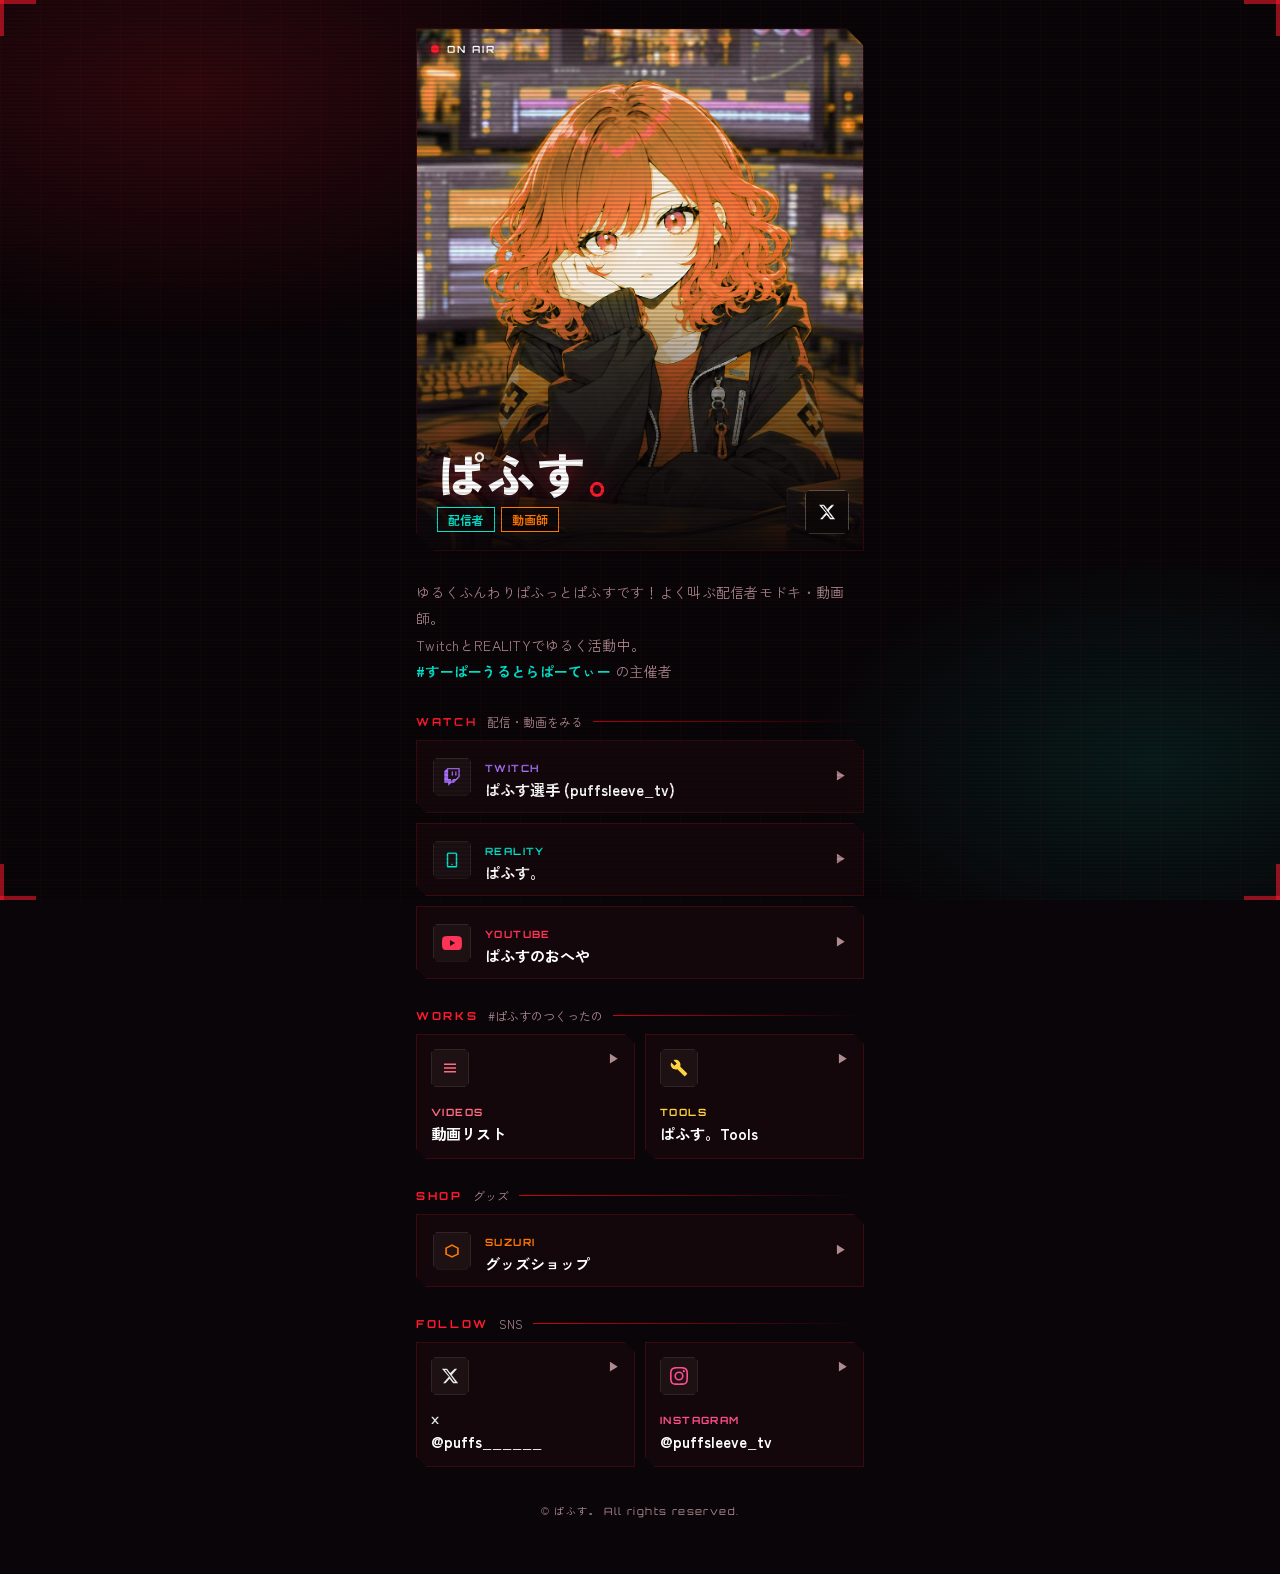
<file: index.html>
<!DOCTYPE html>
<html lang="ja">
<head>
<meta charset="UTF-8">
<meta name="viewport" content="width=device-width, initial-scale=1.0, viewport-fit=cover">
<title>ぱふす。</title>
<meta name="description" content="ゆるくふんわりぱふっとぱふすです！よく叫ぶ配信者モドキ・動画師 | TwitchとREALITYでゆるく活動中">
<meta name="theme-color" content="#0a0508">
<link rel="icon" href="/assets/favicon.svg" type="image/svg+xml">
<link rel="canonical" href="https://puffsleeve.github.io/">
<meta property="og:title" content="ぱふす。">
<meta property="og:description" content="ゆるくふんわりぱふっとぱふすです！よく叫ぶ配信者モドキ・動画師 | TwitchとREALITYでゆるく活動中">
<meta property="og:image" content="https://puffsleeve.github.io/assets/ogp.jpg">
<meta property="og:url" content="https://puffsleeve.github.io/">
<meta property="og:type" content="website">
<meta name="twitter:card" content="summary_large_image">
<meta name="twitter:image" content="https://puffsleeve.github.io/assets/ogp.jpg">
<link rel="preconnect" href="https://fonts.googleapis.com">
<link rel="preconnect" href="https://fonts.gstatic.com" crossorigin>
<link href="https://fonts.googleapis.com/css2?family=Zen+Kaku+Gothic+New:wght@400;700;900&family=Orbitron:wght@500;700;900&display=swap" rel="stylesheet">
<link rel="stylesheet" href="/assets/base.css">
<style>
  /* key visual */
  .kv { position: relative; aspect-ratio: 6 / 7; max-width: 100%; overflow: hidden; border: 1px solid var(--line);
    clip-path: polygon(0 0, calc(100% - 18px) 0, 100% 18px, 100% 100%, 18px 100%, 0 calc(100% - 18px));
    animation: rise .8s cubic-bezier(.2,.8,.2,1) both; }
  .kv img { position: absolute; inset: 0; width: 100%; height: 100%; object-fit: cover; display: block; }
  .kv .g { mix-blend-mode: screen; opacity: .75; }
  .kv .g1 { filter: saturate(3) hue-rotate(150deg); animation: gA 5s steps(1) infinite; }
  .kv .g2 { filter: saturate(2.4) hue-rotate(40deg); animation: gB 5s steps(1) infinite; }
  @keyframes gA { 0%,90%,100% { clip-path: inset(0 0 100% 0); transform: none; } 91% { clip-path: inset(12% 0 60% 0); transform: translate(-7px,0); } 93% { clip-path: inset(58% 0 12% 0); transform: translate(6px,0); } 95% { clip-path: inset(30% 0 48% 0); transform: translate(-3px,0); } }
  @keyframes gB { 0%,90%,100% { clip-path: inset(100% 0 0 0); transform: none; } 92% { clip-path: inset(40% 0 35% 0); transform: translate(7px,0); } 94% { clip-path: inset(6% 0 78% 0); transform: translate(-6px,0); } 96% { clip-path: inset(72% 0 4% 0); transform: translate(3px,0); } }
  .kv .beam { position: absolute; left: 0; right: 0; height: 16%; background: linear-gradient(to bottom, transparent, rgba(255,255,255,.10), transparent); animation: beam 4s linear infinite; }
  @keyframes beam { from { top: -16%; } to { top: 100%; } }
  .kv .fade { position: absolute; inset: 0; background: linear-gradient(to top, rgba(10,5,8,.95) 0%, rgba(10,5,8,.55) 26%, transparent 50%); }
  .kv .xbtn { position: absolute; bottom: 16px; right: 14px; z-index: 3; width: 44px; height: 44px; display: grid; place-items: center; color: #fff; background: rgba(10,5,8,.6); border: 1px solid rgba(255,255,255,.28); backdrop-filter: blur(6px); -webkit-backdrop-filter: blur(6px); transition: background .2s, color .2s, border-color .2s;
    clip-path: polygon(10% 0, 90% 0, 100% 10%, 100% 90%, 90% 100%, 10% 100%, 0 90%, 0 10%); }
  .kv .xbtn:hover, .kv .xbtn:focus-visible { background: #fff; color: #0a0508; border-color: #fff; }
  .kv .rec { position: absolute; top: 14px; left: 14px; display: flex; align-items: center; gap: 8px; font-family: var(--f-en); font-size: 10px; font-weight: 700; letter-spacing: .2em; color: #fff; text-shadow: 0 1px 4px rgba(0,0,0,.6); }
  .kv .rec i { width: 8px; height: 8px; border-radius: 50%; background: var(--red); box-shadow: 0 0 10px var(--red); animation: blink 1.2s steps(1) infinite; }
  @keyframes blink { 50% { opacity: .15; } }
  .kv .id { position: absolute; left: 20px; right: 72px; bottom: 18px; display: flex; flex-direction: column; gap: 10px; }
  .name { font-family: var(--f-jp); font-weight: 900; font-size: clamp(2.2rem, 10vw, 3rem); line-height: 1; letter-spacing: .04em; color: #fff; text-shadow: 0 0 24px var(--red-glow); }
  .name span { color: var(--red); }

  .bio { font-size: 14px; line-height: 1.9; color: var(--dim); letter-spacing: .02em; animation: rise .8s .15s cubic-bezier(.2,.8,.2,1) both; }
  .bio strong { color: var(--text); }
  .bio a { color: var(--teal); text-decoration: none; font-weight: 700; }
  .bio a:hover { text-decoration: underline; }

</style>
</head>
<body>
<div class="grid-bg" aria-hidden="true"></div>
<div class="glow" aria-hidden="true"></div>
<div class="scanline" aria-hidden="true"></div>
<div class="corner c-tl" aria-hidden="true"></div><div class="corner c-tr" aria-hidden="true"></div><div class="corner c-bl" aria-hidden="true"></div><div class="corner c-br" aria-hidden="true"></div>

<main class="wrap">
  <header class="kv">
    <img src="assets/puffs-kv.jpg" alt="ぱふす。のキービジュアル。赤い髪の女の子が編集画面の並ぶモニターの前で頬杖をついている" width="1040" height="1213" fetchpriority="high">
    <img class="g g1" src="assets/puffs-kv.jpg" alt="" aria-hidden="true">
    <img class="g g2" src="assets/puffs-kv.jpg" alt="" aria-hidden="true">
    <div class="beam" aria-hidden="true"></div>
    <div class="fade" aria-hidden="true"></div>
    <div class="rec" aria-hidden="true"><i></i>ON AIR</div>
    <a class="xbtn" href="https://x.com/puffs______" target="_blank" rel="noopener" aria-label="ぱふす。のX（@puffs______）を開く"><svg aria-hidden="true" width="18" height="18" viewBox="0 0 24 24" fill="currentColor"><path d="M18.244 2.25h3.308l-7.227 8.26 8.502 11.24H16.17l-4.714-6.231-5.401 6.231H2.747l7.73-8.835L1.254 2.25H8.08l4.253 5.622zm-1.161 17.52h1.833L7.084 4.126H5.117z"/></svg></a>
    <div class="id">
      <h1 class="name">ぱふす<span>。</span></h1>
      <div class="tags">
        <span class="tag t-teal">配信者</span>
        <span class="tag t-orange">動画師</span>
      </div>
    </div>
  </header>

  <p class="bio">
    ゆるくふんわりぱふっとぱふすです！よく叫ぶ配信者モドキ・動画師。<br>
    TwitchとREALITYでゆるく活動中。<br>
    <a href="https://x.com/hashtag/%E3%81%99%E3%83%BC%E3%81%B1%E3%83%BC%E3%81%86%E3%82%8B%E3%81%A8%E3%82%89%E3%81%B1%E3%83%BC%E3%81%A6%E3%81%83%E3%83%BC" target="_blank" rel="noopener">#すーぱーうるとらぱーてぃー</a> の主催者
  </p>

  <section class="group" aria-labelledby="g-watch">
    <div class="ghead"><h2 id="g-watch">WATCH</h2><p>配信・動画をみる</p></div>
    <a class="link c-tw" href="https://www.twitch.tv/puffsleeve_tv" target="_blank" rel="noopener"><span class="ico"><svg aria-hidden="true" width="18" height="18" viewBox="0 0 24 24" fill="currentColor"><path d="M11.571 4.714h1.715v5.143H11.57zm4.715 0H18v5.143h-1.714zM6 0L1.714 4.286v15.428h5.143V24l4.286-4.286h3.428L22.286 12V0zm14.571 11.143l-3.428 3.428h-3.429l-3 3v-3H6.857V1.714h13.714z"/></svg></span><span class="info"><span class="plat">TWITCH</span><span class="lab" style="display:block">ぱふす選手 (puffsleeve_tv)</span></span><span class="arr">▶</span></a>
    <a class="link c-re" href="https://reality.app/profile/f9adeb31?adj_t=8ogcewh_z9yhix5" target="_blank" rel="noopener"><span class="ico"><svg aria-hidden="true" width="18" height="18" viewBox="0 0 24 24" fill="currentColor"><path d="M7 2h10a2 2 0 0 1 2 2v16a2 2 0 0 1-2 2H7a2 2 0 0 1-2-2V4a2 2 0 0 1 2-2zm0 2v16h10V4H7zm5 13a1 1 0 1 1 0 2 1 1 0 0 1 0-2z"/></svg></span><span class="info"><span class="plat">REALITY</span><span class="lab" style="display:block">ぱふす。</span></span><span class="arr">▶</span></a>
    <a class="link c-yt" href="https://www.youtube.com/@puffsleeve_tv" target="_blank" rel="noopener"><span class="ico"><svg aria-hidden="true" width="20" height="20" viewBox="0 0 24 24" fill="currentColor"><path d="M23.498 6.186a3.016 3.016 0 0 0-2.122-2.136C19.505 3.545 12 3.545 12 3.545s-7.505 0-9.377.505A3.017 3.017 0 0 0 .502 6.186C0 8.07 0 12 0 12s0 3.93.502 5.814a3.016 3.016 0 0 0 2.122 2.136c1.871.505 9.376.505 9.376.505s7.505 0 9.377-.505a3.015 3.015 0 0 0 2.122-2.136C24 15.93 24 12 24 12s0-3.93-.502-5.814zM9.545 15.568V8.432L15.818 12l-6.273 3.568z"/></svg></span><span class="info"><span class="plat">YOUTUBE</span><span class="lab" style="display:block">ぱふすのおへや</span></span><span class="arr">▶</span></a>
  </section>

  <section class="group" aria-labelledby="g-made">
    <div class="ghead"><h2 id="g-made">WORKS</h2><p>#ぱふすのつくったの</p></div>
    <div class="pair">
      <a class="link c-works" href="videos.html"><span class="ico"><svg aria-hidden="true" width="18" height="18" viewBox="0 0 24 24" fill="currentColor"><path d="M4 6h16v2H4zm0 5h16v2H4zm0 5h16v2H4z"/></svg></span><span class="info"><span class="plat">VIDEOS</span><span class="lab" style="display:block">動画リスト</span></span><span class="arr">▶</span></a>
      <a class="link c-tools" href="tools/"><span class="ico"><svg aria-hidden="true" width="18" height="18" viewBox="0 0 24 24" fill="currentColor"><path d="M22.7 19l-9.1-9.1c.9-2.3.4-5-1.5-6.9-2-2-5-2.4-7.4-1.3L9 6 6 9 1.6 4.7C.4 7.1.9 10.1 2.9 12.1c1.9 1.9 4.6 2.4 6.9 1.5l9.1 9.1c.4.4 1 .4 1.4 0l2.3-2.3c.5-.4.5-1.1.1-1.4z"/></svg></span><span class="info"><span class="plat">TOOLS</span><span class="lab" style="display:block">ぱふす。Tools</span></span><span class="arr">▶</span></a>
    </div>
  </section>

  <section class="group" aria-labelledby="g-shop">
    <div class="ghead"><h2 id="g-shop">SHOP</h2><p>グッズ</p></div>
    <a class="link c-shop" href="https://suzuri.jp/puffsleeve_tv" target="_blank" rel="noopener"><span class="ico"><svg aria-hidden="true" width="18" height="18" viewBox="0 0 24 24" fill="currentColor"><path d="M12 3l9 4.5v9L12 21l-9-4.5v-9zm0 2.25L5.25 8.5v7l6.75 3.25 6.75-3.25v-7z"/></svg></span><span class="info"><span class="plat">SUZURI</span><span class="lab" style="display:block">グッズショップ</span></span><span class="arr">▶</span></a>
  </section>

  <section class="group" aria-labelledby="g-sns">
    <div class="ghead"><h2 id="g-sns">FOLLOW</h2><p>SNS</p></div>
    <div class="pair">
      <a class="link c-x" href="https://x.com/puffs______" target="_blank" rel="noopener"><span class="ico"><svg aria-hidden="true" width="18" height="18" viewBox="0 0 24 24" fill="currentColor"><path d="M18.244 2.25h3.308l-7.227 8.26 8.502 11.24H16.17l-4.714-6.231-5.401 6.231H2.747l7.73-8.835L1.254 2.25H8.08l4.253 5.622zm-1.161 17.52h1.833L7.084 4.126H5.117z"/></svg></span><span class="info"><span class="plat">X</span><span class="lab" style="display:block">@puffs______</span></span><span class="arr">▶</span></a>
      <a class="link c-ig" href="https://www.instagram.com/puffsleeve_tv/" target="_blank" rel="noopener"><span class="ico"><svg aria-hidden="true" width="18" height="18" viewBox="0 0 24 24" fill="currentColor"><path d="M12 2.163c3.204 0 3.584.012 4.85.07 3.252.148 4.771 1.691 4.919 4.919.058 1.265.069 1.645.069 4.849 0 3.205-.012 3.584-.069 4.849-.149 3.225-1.664 4.771-4.919 4.919-1.266.058-1.644.07-4.85.07-3.204 0-3.584-.012-4.849-.07-3.26-.149-4.771-1.699-4.919-4.92-.058-1.265-.07-1.644-.07-4.849 0-3.204.013-3.583.07-4.849.149-3.227 1.664-4.771 4.919-4.919 1.266-.057 1.645-.069 4.849-.069zM12 0C8.741 0 8.333.014 7.053.072 2.695.272.273 2.69.073 7.052.014 8.333 0 8.741 0 12c0 3.259.014 3.668.072 4.948.2 4.358 2.618 6.78 6.98 6.98C8.333 23.986 8.741 24 12 24c3.259 0 3.668-.014 4.948-.072 4.354-.2 6.782-2.618 6.979-6.98.059-1.28.073-1.689.073-4.948 0-3.259-.014-3.667-.072-4.947-.196-4.354-2.617-6.78-6.979-6.98C15.668.014 15.259 0 12 0zm0 5.838a6.162 6.162 0 1 0 0 12.324 6.162 6.162 0 0 0 0-12.324zM12 16a4 4 0 1 1 0-8 4 4 0 0 1 0 8zm6.406-11.845a1.44 1.44 0 1 0 0 2.881 1.44 1.44 0 0 0 0-2.881z"/></svg></span><span class="info"><span class="plat">INSTAGRAM</span><span class="lab" style="display:block">@puffsleeve_tv</span></span><span class="arr">▶</span></a>
    </div>
  </section>

  <footer>
    <small>© ぱふす。 All rights reserved.</small>
  </footer>
</main>

</body>
</html>
</file>
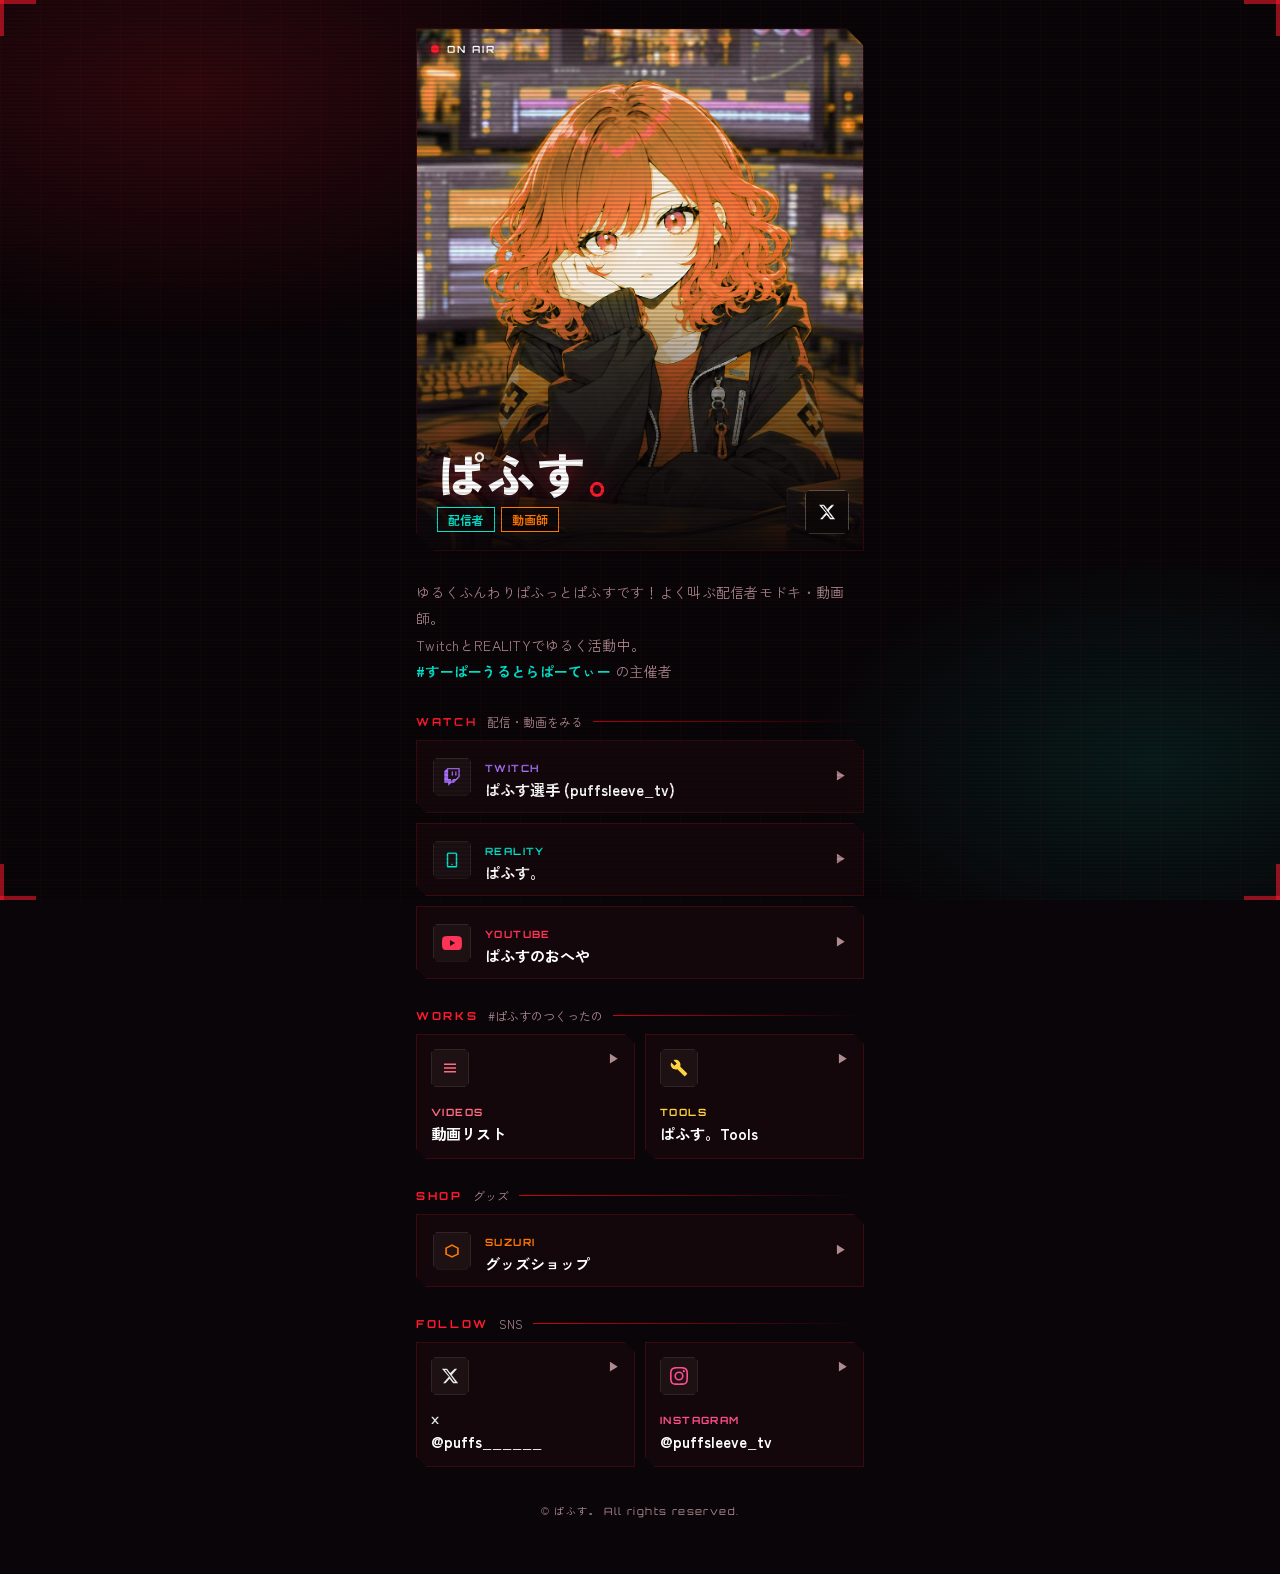
<file: links/index.html>
<!DOCTYPE html>
<html lang="ja">
<head>
<meta charset="UTF-8">
<title>ぱふす。</title>
<meta name="robots" content="noindex">
<link rel="canonical" href="https://puffsleeve.github.io/">
<meta http-equiv="refresh" content="0; url=/">
<script>location.replace('/' + location.hash);</script>
</head>
<body style="background:#0a0508;color:#f6e4e6;font-family:sans-serif;padding:24px">
<p>ページは移動しました。<a href="/" style="color:#00e5cc">こちら</a>から開いてください。</p>
</body>
</html>
</file>
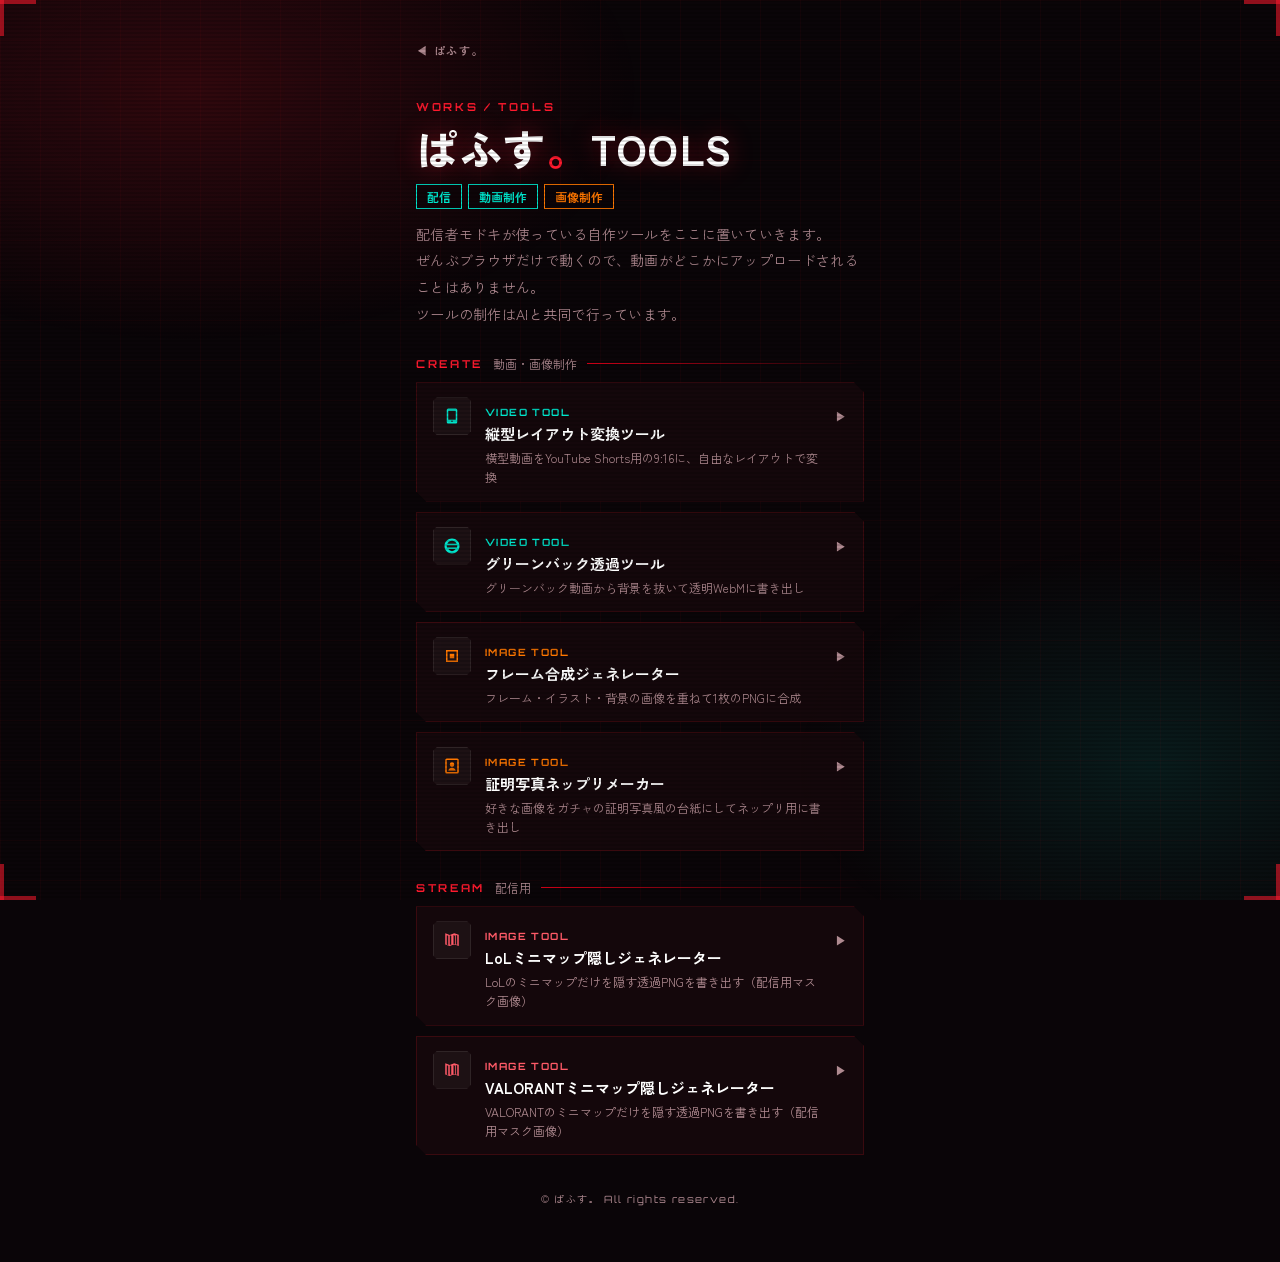
<file: tools/index.html>
<!DOCTYPE html>
<html lang="ja">
<head>
<meta charset="UTF-8">
<meta name="viewport" content="width=device-width, initial-scale=1.0, viewport-fit=cover">
<title>ぱふす。TOOLS</title>
<meta name="description" content="ぱふす。が使う配信・動画制作まわりの自作ツール置き場。ぜんぶブラウザだけで動きます。">
<meta name="theme-color" content="#0a0508">
<link rel="icon" href="/assets/favicon.svg" type="image/svg+xml">
<link rel="canonical" href="https://puffsleeve.github.io/tools/">
<meta property="og:title" content="ぱふす。TOOLS">
<meta property="og:description" content="ぱふす。が使う配信・動画制作まわりの自作ツール置き場。ぜんぶブラウザだけで動きます。">
<meta property="og:image" content="https://puffsleeve.github.io/assets/ogp.jpg">
<meta property="og:url" content="https://puffsleeve.github.io/tools/">
<meta property="og:type" content="website">
<meta name="twitter:card" content="summary_large_image">
<meta name="twitter:image" content="https://puffsleeve.github.io/assets/ogp.jpg">
<link rel="preconnect" href="https://fonts.googleapis.com">
<link rel="preconnect" href="https://fonts.gstatic.com" crossorigin>
<link href="https://fonts.googleapis.com/css2?family=Zen+Kaku+Gothic+New:wght@400;700;900&family=Orbitron:wght@500;700;900&display=swap" rel="stylesheet">
<link rel="stylesheet" href="/assets/base.css">
<style>
  .c-teal { --c: var(--teal); } .c-orange { --c: var(--orange); } .c-red { --c: #ff5a68; }
  .group .link { align-items: flex-start; padding-block: 14px; }
  .group .link .lab { white-space: normal; }
  .group .link .arr { margin-top: 12px; }
</style>
</head>
<body>
<div class="grid-bg" aria-hidden="true"></div>
<div class="glow" aria-hidden="true"></div>
<div class="scanline" aria-hidden="true"></div>
<div class="corner c-tl" aria-hidden="true"></div><div class="corner c-tr" aria-hidden="true"></div><div class="corner c-bl" aria-hidden="true"></div><div class="corner c-br" aria-hidden="true"></div>

<main class="wrap">
  <a class="back" href="../">◀ ぱふす。</a>

  <header class="phead">
    <p class="pkicker">WORKS / TOOLS</p>
    <h1 class="ptitle">ぱふす<span>。</span>TOOLS</h1>
    <div class="tags">
      <span class="tag t-teal">配信</span>
      <span class="tag t-teal">動画制作</span>
      <span class="tag t-orange">画像制作</span>
    </div>
    <p class="lead">配信者モドキが使っている自作ツールをここに置いていきます。<br>ぜんぶブラウザだけで動くので、動画がどこかにアップロードされることはありません。<br>ツールの制作はAIと共同で行っています。</p>
  </header>

  <section class="group" aria-labelledby="g-make">
    <div class="ghead"><h2 id="g-make">CREATE</h2><p>動画・画像制作</p></div>
    <a class="link c-teal" href="tools-shorts-vertical.html"><span class="ico"><svg aria-hidden="true" width="18" height="18" viewBox="0 0 24 24" fill="currentColor"><path d="M17 2H7a2 2 0 0 0-2 2v16a2 2 0 0 0 2 2h10a2 2 0 0 0 2-2V4a2 2 0 0 0-2-2zm-5 18a1 1 0 1 1 0-2 1 1 0 0 1 0 2zM7 17V5h10v12H7z"/></svg></span><span class="info"><span class="plat">VIDEO TOOL</span><span class="lab" style="display:block">縦型レイアウト変換ツール</span><span class="desc">横型動画をYouTube Shorts用の9:16に、自由なレイアウトで変換</span></span><span class="arr">▶</span></a>
    <a class="link c-teal" href="tools-chromakey.html"><span class="ico"><svg aria-hidden="true" width="18" height="18" viewBox="0 0 24 24" fill="currentColor"><path d="M12 2C6.48 2 2 6.48 2 12s4.48 10 10 10 10-4.48 10-10S17.52 2 12 2zm0 3a7 7 0 0 1 6.32 4H5.68A7 7 0 0 1 12 5zm-7 7c0-.34.03-.67.08-1h13.84c.05.33.08.66.08 1a7 7 0 0 1-.34 2H5.34A7 7 0 0 1 5 12zm2.09 4h9.82A6.98 6.98 0 0 1 12 19a6.98 6.98 0 0 1-4.91-3z"/></svg></span><span class="info"><span class="plat">VIDEO TOOL</span><span class="lab" style="display:block">グリーンバック透過ツール</span><span class="desc">グリーンバック動画から背景を抜いて透明WebMに書き出し</span></span><span class="arr">▶</span></a>
    <a class="link c-orange" href="tools-frame-generator.html"><span class="ico"><svg aria-hidden="true" width="18" height="18" viewBox="0 0 24 24" fill="currentColor"><path d="M4 4h16v16H4V4zm2 2v12h12V6H6zm3 3h6v6H9V9z"/></svg></span><span class="info"><span class="plat">IMAGE TOOL</span><span class="lab" style="display:block">フレーム合成ジェネレーター</span><span class="desc">フレーム・イラスト・背景の画像を重ねて1枚のPNGに合成</span></span><span class="arr">▶</span></a>
    <a class="link c-orange" href="tools-id-photo.html"><span class="ico"><svg aria-hidden="true" width="18" height="18" viewBox="0 0 24 24" fill="currentColor"><path d="M5 2h14a2 2 0 0 1 2 2v16a2 2 0 0 1-2 2H5a2 2 0 0 1-2-2V4a2 2 0 0 1 2-2zm0 2v16h14V4H5zm7 3a3 3 0 1 1 0 6 3 3 0 0 1 0-6zm-5 11c.6-2.3 2.6-3.8 5-3.8s4.4 1.5 5 3.8H7z"/></svg></span><span class="info"><span class="plat">IMAGE TOOL</span><span class="lab" style="display:block">証明写真ネップリメーカー</span><span class="desc">好きな画像をガチャの証明写真風の台紙にしてネップリ用に書き出し</span></span><span class="arr">▶</span></a>
  </section>

  <section class="group" aria-labelledby="g-stream">
    <div class="ghead"><h2 id="g-stream">STREAM</h2><p>配信用</p></div>
    <a class="link c-red" href="tools-map-mask-LoL.html"><span class="ico"><svg aria-hidden="true" width="18" height="18" viewBox="0 0 24 24" fill="currentColor"><path d="M15 3l-6 2.2L3 3v15l6 2 6-2.2 6 2.2V5l-6-2zm-1 2.44l2 .73v12.4l-2-.73V5.44zM9 5.56l2 .73v12.4l-2-.73V5.56zM5 5.5l2 .73v12.4L5 18.2V5.5zm14 13l-2-.73V5.36l2 .73V18.5z"/></svg></span><span class="info"><span class="plat">IMAGE TOOL</span><span class="lab" style="display:block">LoLミニマップ隠しジェネレーター</span><span class="desc">LoLのミニマップだけを隠す透過PNGを書き出す（配信用マスク画像）</span></span><span class="arr">▶</span></a>
    <a class="link c-red" href="tools-map-mask-valorant.html"><span class="ico"><svg aria-hidden="true" width="18" height="18" viewBox="0 0 24 24" fill="currentColor"><path d="M15 3l-6 2.2L3 3v15l6 2 6-2.2 6 2.2V5l-6-2zm-1 2.44l2 .73v12.4l-2-.73V5.44zM9 5.56l2 .73v12.4l-2-.73V5.56zM5 5.5l2 .73v12.4L5 18.2V5.5zm14 13l-2-.73V5.36l2 .73V18.5z"/></svg></span><span class="info"><span class="plat">IMAGE TOOL</span><span class="lab" style="display:block">VALORANTミニマップ隠しジェネレーター</span><span class="desc">VALORANTのミニマップだけを隠す透過PNGを書き出す（配信用マスク画像）</span></span><span class="arr">▶</span></a>
  </section>

  <footer>
    <small>© ぱふす。 All rights reserved.</small>
  </footer>
</main>
</body>
</html>
</file>
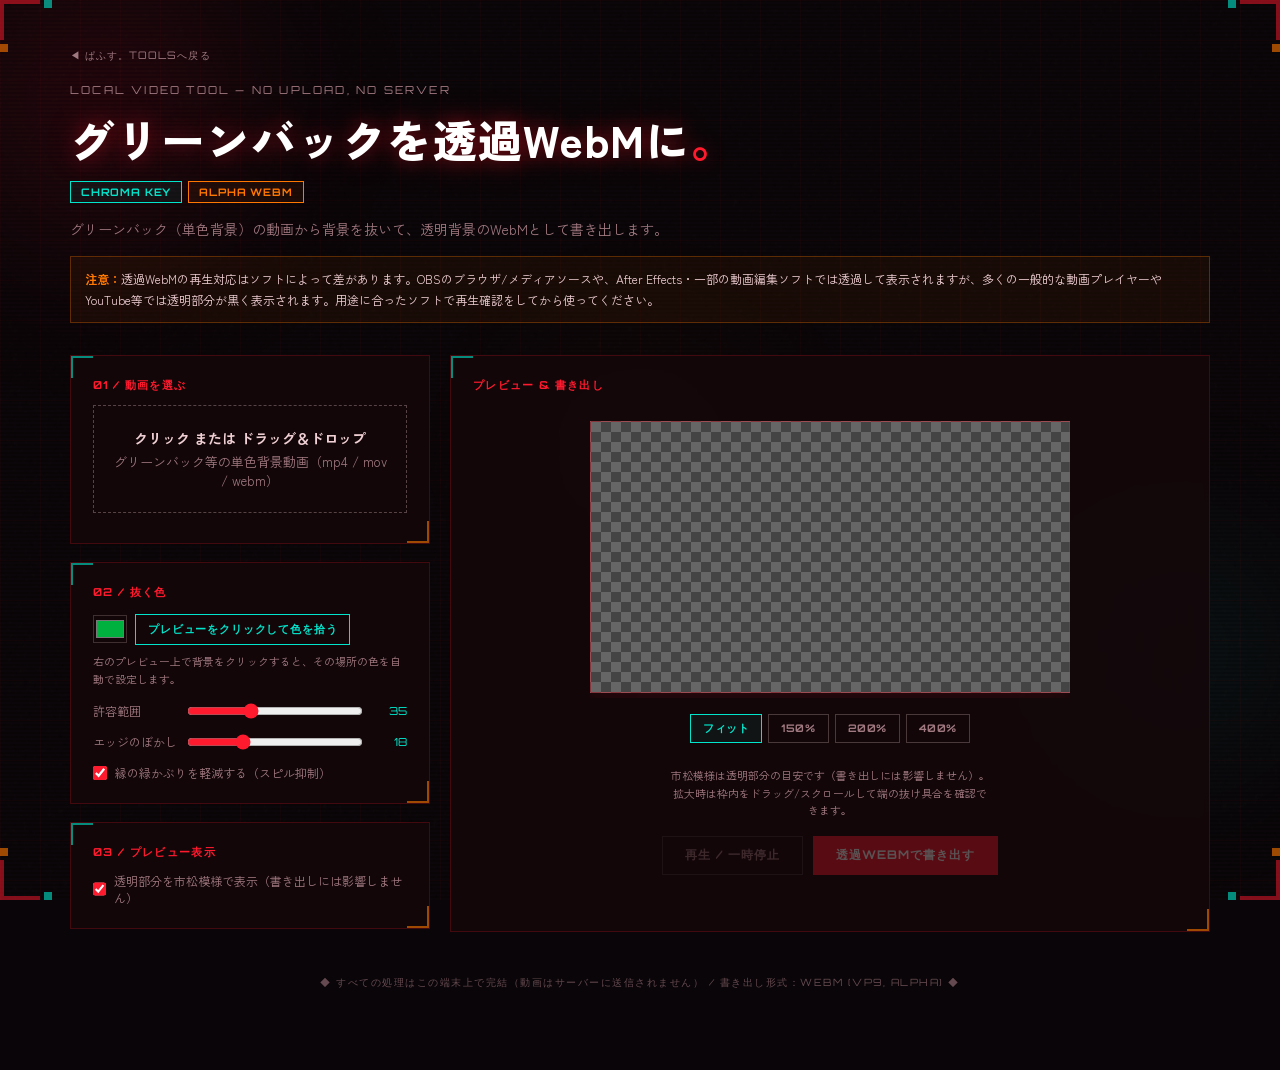
<file: tools/tools-chromakey.html>
<!DOCTYPE html>
<html lang="ja">
<head>
<meta charset="UTF-8">
<meta name="viewport" content="width=device-width, initial-scale=1.0">
<title>グリーンバック透過ツール — ぱふす。TOOLS</title>
<meta property="og:title" content="グリーンバック透過ツール | ぱふす。TOOLS">
<meta property="og:description" content="グリーンバック動画から背景を除去して、透明背景のWebMとして書き出すツール。ブラウザだけで動くので動画はアップロードされません。">
<meta property="og:url" content="https://puffsleeve.github.io/tools/tools-chromakey.html">
<meta property="og:type" content="website">
<meta name="twitter:card" content="summary">
<meta name="twitter:title" content="グリーンバック透過ツール | ぱふす。TOOLS">
<meta name="twitter:description" content="グリーンバック動画から背景を除去して、透明背景のWebMとして書き出すツール。ブラウザだけで動くので動画はアップロードされません。">
<link href="https://fonts.googleapis.com/css2?family=Zen+Kaku+Gothic+New:wght@400;700;900&family=Orbitron:wght@400;700;900&display=swap" rel="stylesheet">
<style>
  :root {
    --red: #ff1a2e;
    --red-dim: #cc0016;
    --red-glow: rgba(255,26,46,0.4);
    --teal: #00e5cc;
    --teal-glow: rgba(0,229,204,0.3);
    --orange: #ff7700;
    --dark: #0a0508;
    --dark2: #120a0c;
    --dark3: #1a0d10;
    --card-bg: rgba(20,8,10,0.85);
    --text: #f0d0d4;
    --text-dim: #a07880;
  }

  * { margin:0; padding:0; box-sizing:border-box; }

  body {
    background-color: var(--dark);
    color: var(--text);
    font-family: 'Zen Kaku Gothic New', sans-serif;
    min-height: 100vh;
    overflow-x: hidden;
    position: relative;
    padding: 40px 20px 80px;
  }

  .scanline {
    position: fixed; inset: 0;
    background: repeating-linear-gradient(0deg, transparent, transparent 2px, rgba(0,0,0,0.15) 2px, rgba(0,0,0,0.15) 4px);
    pointer-events: none; z-index: 50;
  }
  .noise {
    position: fixed; inset: 0;
    background-image: url("data:image/svg+xml,%3Csvg viewBox='0 0 200 200' xmlns='http://www.w3.org/2000/svg'%3E%3Cfilter id='n'%3E%3CfeTurbulence type='fractalNoise' baseFrequency='0.9' numOctaves='4' stitchTiles='stitch'/%3E%3C/filter%3E%3Crect width='100%25' height='100%25' filter='url(%23n)' opacity='0.04'/%3E%3C/svg%3E");
    pointer-events: none; z-index: 49; opacity: 0.5;
  }
  .bg-blob { position: fixed; border-radius: 50%; filter: blur(80px); pointer-events: none; z-index: 0; }
  .bg-blob-1 { width: 400px; height: 400px; background: radial-gradient(circle, rgba(255,26,46,0.18) 0%, transparent 70%); top: -100px; left: -100px; animation: blobMove1 8s ease-in-out infinite alternate; }
  .bg-blob-2 { width: 300px; height: 300px; background: radial-gradient(circle, rgba(0,229,204,0.12) 0%, transparent 70%); bottom: 100px; right: -50px; animation: blobMove2 10s ease-in-out infinite alternate; }
  .bg-blob-3 { width: 250px; height: 250px; background: radial-gradient(circle, rgba(255,119,0,0.1) 0%, transparent 70%); top: 50%; left: 50%; transform: translate(-50%,-50%); animation: blobMove3 12s ease-in-out infinite alternate; }
  @keyframes blobMove1 { to { transform: translate(40px, 60px); } }
  @keyframes blobMove2 { to { transform: translate(-30px, -40px); } }
  @keyframes blobMove3 { to { transform: translate(-50px, 30px); } }

  .grid-bg {
    position: fixed; inset: 0;
    background-image: linear-gradient(rgba(255,26,46,0.04) 1px, transparent 1px), linear-gradient(90deg, rgba(255,26,46,0.04) 1px, transparent 1px);
    background-size: 40px 40px; pointer-events: none; z-index: 0;
  }

  .corner-deco { position: fixed; z-index: 200; pointer-events: none; }
  .corner-deco svg { display: block; }
  .corner-tl { top: 0; left: 0; }
  .corner-tr { top: 0; right: 0; transform: scaleX(-1); }
  .corner-bl { bottom: 0; left: 0; transform: scaleY(-1); }
  .corner-br { bottom: 0; right: 0; transform: scale(-1); }

  .wrap { max-width: 1140px; margin: 0 auto; position: relative; z-index: 55; }

  header { margin-bottom: 32px; animation: fadeInDown 0.8s ease both; }
  @keyframes fadeInDown { from { opacity:0; transform:translateY(-20px); } to { opacity:1; transform:translateY(0); } }

  .eyebrow {
    font-family: 'Orbitron', monospace;
    font-size: 11px; letter-spacing: 0.2em; color: var(--text-dim);
    text-transform: uppercase; margin-bottom: 10px;
  }

  h1 {
    font-weight: 900; font-size: clamp(28px, 5vw, 44px);
    letter-spacing: 0.03em; margin: 0 0 10px; color: #fff;
    text-shadow: 0 0 20px var(--red-glow), 0 0 40px rgba(255,26,46,0.2);
  }
  h1 .dot { color: var(--red); }

  .tag-row { display:flex; gap:6px; flex-wrap:wrap; margin-bottom:14px; }
  .tag {
    font-size: 0.65rem; font-family: 'Orbitron', monospace; font-weight: 700;
    letter-spacing: 0.08em; padding: 3px 10px; border: 1px solid; text-transform: uppercase;
  }
  .tag-teal { color: var(--teal); border-color: var(--teal); background: rgba(0,229,204,0.06); }
  .tag-orange { color: var(--orange); border-color: var(--orange); background: rgba(255,119,0,0.06); }

  .sub { color: var(--text-dim); font-size: 14px; max-width: 620px; line-height: 1.8; }
  .subnote { font-size: 11px; color: var(--text-dim); line-height: 1.6; margin-top: 8px; }
  .warn-note {
    font-size: 12px; line-height: 1.7; margin-top: 14px; padding: 12px 14px;
    background: rgba(255,119,0,0.06); border: 1px solid rgba(255,119,0,0.3); color: var(--text);
  }
  .warn-note strong { color: var(--orange); }

  .grid { display:grid; grid-template-columns: 360px 1fr; gap: 20px; margin-top: 28px; }
  @media (max-width: 860px) { .grid { grid-template-columns: 1fr; } }
  @media (min-width: 861px) {
    .side-preview { position: sticky; top: 24px; align-self: start; max-height: calc(100vh - 48px); overflow-y: auto; }
  }

  .panel {
    background: var(--card-bg);
    border: 1px solid rgba(255,26,46,0.2);
    padding: 22px;
    position: relative;
    backdrop-filter: blur(4px);
  }
  .panel::before {
    content: ''; position: absolute; top: 0; left: 0; width: 20px; height: 20px;
    border-top: 2px solid var(--teal); border-left: 2px solid var(--teal); opacity: 0.6;
  }
  .panel::after {
    content: ''; position: absolute; bottom: 0; right: 0; width: 20px; height: 20px;
    border-bottom: 2px solid var(--orange); border-right: 2px solid var(--orange); opacity: 0.6;
  }
  .panel + .panel { margin-top: 18px; }

  .label {
    font-family: 'Orbitron', monospace; font-weight: 700; font-size: 11px;
    letter-spacing: 0.12em; color: var(--red); margin-bottom: 12px; display: block;
    text-transform: uppercase;
  }

  .dropzone {
    border: 1px dashed rgba(240,208,212,0.3);
    padding: 22px 16px; text-align: center; cursor: pointer;
    transition: border-color .15s, background .15s;
    font-size: 13px; color: var(--text-dim);
  }
  .dropzone:hover, .dropzone.drag { border-color: var(--teal); background: rgba(0,229,204,0.05); }
  .dropzone strong { color: var(--text); display: block; margin-bottom: 4px; font-size: 14px; }
  input[type=file] { display: none; }
  .filename { margin-top: 8px; font-size: 12px; color: var(--teal); word-break: break-all; }

  .row { display:flex; gap:10px; align-items:center; margin-top:14px; }
  .row label { font-size: 12px; color: var(--text-dim); min-width: 84px; }
  input[type=color] { width:34px; height:28px; border:1px solid rgba(240,208,212,0.2); background:none; cursor:pointer; padding:0; }
  input[type=range] { flex:1; accent-color: var(--red); }
  .rangeval { font-family:'Orbitron',monospace; font-size: 11px; color: var(--teal); min-width: 34px; text-align: right; }

  .pick-row { display:flex; gap:8px; align-items:center; margin-top:14px; }

  button {
    font-family: 'Orbitron', monospace; font-weight: 700;
    background: transparent; border: 1px solid var(--teal); color: var(--teal);
    padding: 10px 22px; font-size: 12px; letter-spacing: 0.08em;
    text-transform: uppercase; cursor: pointer; transition: background .15s, color .15s;
  }
  button:hover:not(:disabled) { background: var(--teal); color: var(--dark); }
  button:disabled { opacity: 0.3; cursor: not-allowed; border-color: rgba(240,208,212,0.2); color: var(--text-dim); }
  button.small { padding: 7px 12px; font-size: 10.5px; }
  button.active-pick { background: var(--teal); color: var(--dark); }

  button.primary { background: var(--red); color: #fff; border-color: var(--red); }
  button.primary:hover:not(:disabled) { background: var(--red-dim); }

  .checkbox-row { display:flex; align-items:center; gap:8px; margin-top: 14px; font-size: 12px; color: var(--text-dim); cursor:pointer; }
  .checkbox-row input { accent-color: var(--red); width: 14px; height: 14px; }

  .stage { display:flex; flex-direction:column; align-items:center; gap:16px; }

  .canvas-frame {
    display: inline-block;
    border: 1px solid rgba(255,26,46,0.35);
    max-width: 100%;
    box-shadow: 0 0 30px rgba(255,26,46,0.15);
    position: relative;
    line-height: 0;
    background-image:
      linear-gradient(45deg, #444 25%, transparent 25%), linear-gradient(-45deg, #444 25%, transparent 25%),
      linear-gradient(45deg, transparent 75%, #444 75%), linear-gradient(-45deg, transparent 75%, #444 75%);
    background-size: 20px 20px;
    background-position: 0 0, 0 10px, 10px -10px, -10px 0px;
    background-color: #666;
  }
  .canvas-scroll {
    max-width: min(90vw, 480px);
    max-height: 65vh;
    overflow: auto;
  }
  #previewCanvas { display:block; width:min(90vw, 480px); height:auto; cursor: crosshair; }

  .zoom-row { display:flex; gap:6px; justify-content:center; }
  .zoom-btn {
    font-family:'Orbitron',monospace; font-size: 10.5px; letter-spacing:0.05em;
    padding: 6px 12px; border: 1px solid rgba(240,208,212,0.25); color: var(--text-dim);
    background: transparent; cursor: pointer; transition: all .15s;
  }
  .zoom-btn.active { border-color: var(--teal); color: var(--teal); background: rgba(0,229,204,0.06); }

  .controls { display:flex; gap:10px; flex-wrap:wrap; justify-content:center; }

  .status { font-size: 12px; color: var(--text-dim); min-height: 18px; text-align: center; font-family:'Orbitron',monospace; }
  .status.rec { color: var(--red); }
  .status.done { color: var(--teal); }

  .progress-bar { width:100%; max-width:320px; height:3px; background:rgba(240,208,212,0.15); margin-top:4px; display:none; }
  .progress-bar.show { display:block; }
  .progress-fill { height:100%; background: var(--red); width:0%; transition: width .1s linear; }

  footer { margin-top: 44px; text-align: center; font-family:'Orbitron',monospace; font-size: 10px; letter-spacing: 0.15em; color: var(--text-dim); opacity: 0.6; text-transform: uppercase; }
</style>
</head>
<body>

<div class="scanline"></div>
<div class="noise"></div>
<div class="grid-bg"></div>
<div class="bg-blob bg-blob-1"></div>
<div class="bg-blob bg-blob-2"></div>
<div class="bg-blob bg-blob-3"></div>

<div class="corner-deco corner-tl"><svg width="60" height="60" viewBox="0 0 60 60" fill="none"><path d="M0 0 H40 V4 H4 V40 H0 Z" fill="#ff1a2e" opacity="0.5"/><rect x="44" y="0" width="8" height="8" fill="#00e5cc" opacity="0.6"/><rect x="0" y="44" width="8" height="8" fill="#ff7700" opacity="0.6"/></svg></div>
<div class="corner-deco corner-tr"><svg width="60" height="60" viewBox="0 0 60 60" fill="none"><path d="M0 0 H40 V4 H4 V40 H0 Z" fill="#ff1a2e" opacity="0.5"/><rect x="44" y="0" width="8" height="8" fill="#00e5cc" opacity="0.6"/><rect x="0" y="44" width="8" height="8" fill="#ff7700" opacity="0.6"/></svg></div>
<div class="corner-deco corner-bl"><svg width="60" height="60" viewBox="0 0 60 60" fill="none"><path d="M0 0 H40 V4 H4 V40 H0 Z" fill="#ff1a2e" opacity="0.5"/><rect x="44" y="0" width="8" height="8" fill="#00e5cc" opacity="0.6"/><rect x="0" y="44" width="8" height="8" fill="#ff7700" opacity="0.6"/></svg></div>
<div class="corner-deco corner-br"><svg width="60" height="60" viewBox="0 0 60 60" fill="none"><path d="M0 0 H40 V4 H4 V40 H0 Z" fill="#ff1a2e" opacity="0.5"/><rect x="44" y="0" width="8" height="8" fill="#00e5cc" opacity="0.6"/><rect x="0" y="44" width="8" height="8" fill="#ff7700" opacity="0.6"/></svg></div>

<div class="wrap">

  <a href="./" style="display:inline-block; font-family:'Orbitron',monospace; font-size:0.65rem; letter-spacing:0.1em; color:var(--text-dim); text-decoration:none; margin-bottom:20px;">◀ ぱふす。TOOLSへ戻る</a>

  <header>
    <div class="eyebrow">Local Video Tool — No Upload, No Server</div>
    <h1>グリーンバックを透過WebMに<span class="dot">。</span></h1>
    <div class="tag-row">
      <span class="tag tag-teal">CHROMA KEY</span>
      <span class="tag tag-orange">ALPHA WEBM</span>
    </div>
    <div class="sub">グリーンバック（単色背景）の動画から背景を抜いて、透明背景のWebMとして書き出します。</div>
    <div class="warn-note">
      <strong>注意：</strong>透過WebMの再生対応はソフトによって差があります。OBSのブラウザ/メディアソースや、After Effects・一部の動画編集ソフトでは透過して表示されますが、多くの一般的な動画プレイヤーやYouTube等では透明部分が黒く表示されます。用途に合ったソフトで再生確認をしてから使ってください。
    </div>
  </header>

  <div class="grid">

    <div class="side">
      <div class="panel">
        <span class="label">01 / 動画を選ぶ</span>
        <div class="dropzone" id="dropzoneVideo">
          <strong>クリック または ドラッグ＆ドロップ</strong>
          グリーンバック等の単色背景動画（mp4 / mov / webm）
        </div>
        <input type="file" id="videoInput" accept="video/*">
        <div class="filename" id="videoFilename"></div>
      </div>

      <div class="panel">
        <span class="label">02 / 抜く色</span>
        <div class="pick-row">
          <input type="color" id="keyColor" value="#00b140">
          <button class="small" id="pickBtn" type="button">プレビューをクリックして色を拾う</button>
        </div>
        <div class="subnote">右のプレビュー上で背景をクリックすると、その場所の色を自動で設定します。</div>

        <div class="row">
          <label>許容範囲</label>
          <input type="range" id="tolerance" min="0" max="100" value="35">
          <span class="rangeval" id="toleranceVal">35</span>
        </div>
        <div class="row">
          <label>エッジのぼかし</label>
          <input type="range" id="feather" min="0" max="60" value="18">
          <span class="rangeval" id="featherVal">18</span>
        </div>
        <label class="checkbox-row">
          <input type="checkbox" id="spillToggle" checked>
          縁の緑かぶりを軽減する（スピル抑制）
        </label>
      </div>

      <div class="panel">
        <span class="label">03 / プレビュー表示</span>
        <label class="checkbox-row" style="margin-top:0;">
          <input type="checkbox" id="checkerToggle" checked>
          透明部分を市松模様で表示（書き出しには影響しません）
        </label>
      </div>
    </div>

    <div class="side side-preview">
      <div class="panel stage">
        <span class="label" style="align-self:flex-start;">プレビュー & 書き出し</span>
        <div class="canvas-scroll" id="canvasScroll">
          <div class="canvas-frame" id="canvasFrame">
            <canvas id="previewCanvas" width="1280" height="720"></canvas>
          </div>
        </div>
        <div class="zoom-row">
          <button type="button" class="zoom-btn active" data-zoom="fit">フィット</button>
          <button type="button" class="zoom-btn" data-zoom="150">150%</button>
          <button type="button" class="zoom-btn" data-zoom="200">200%</button>
          <button type="button" class="zoom-btn" data-zoom="400">400%</button>
        </div>
        <div class="subnote" style="max-width:320px; text-align:center;">市松模様は透明部分の目安です（書き出しには影響しません）。拡大時は枠内をドラッグ/スクロールして端の抜け具合を確認できます。</div>
        <div class="controls">
          <button id="playBtn" disabled>再生 / 一時停止</button>
          <button id="exportBtn" class="primary" disabled>透過WebMで書き出す</button>
        </div>
        <div class="status" id="status"></div>
        <div class="progress-bar" id="progressBar"><div class="progress-fill" id="progressFill"></div></div>
      </div>
    </div>

  </div>

  <footer>◆ すべての処理はこの端末上で完結（動画はサーバーに送信されません） / 書き出し形式：WebM (VP9, alpha) ◆</footer>
</div>

<video id="sourceVideo" style="display:none;" playsinline></video>
<canvas id="workCanvas" style="display:none;"></canvas>

<script>
(function(){
  const videoInput = document.getElementById('videoInput');
  const dropzoneVideo = document.getElementById('dropzoneVideo');
  const videoFilenameEl = document.getElementById('videoFilename');

  const keyColor = document.getElementById('keyColor');
  const pickBtn = document.getElementById('pickBtn');
  const tolerance = document.getElementById('tolerance');
  const toleranceVal = document.getElementById('toleranceVal');
  const feather = document.getElementById('feather');
  const featherVal = document.getElementById('featherVal');
  const spillToggle = document.getElementById('spillToggle');
  const checkerToggle = document.getElementById('checkerToggle');
  const canvasFrame = document.getElementById('canvasFrame');
  const canvasScroll = document.getElementById('canvasScroll');
  const zoomButtons = document.querySelectorAll('.zoom-btn');

  const video = document.getElementById('sourceVideo');
  const canvas = document.getElementById('previewCanvas');
  const ctx = canvas.getContext('2d', { alpha: true });
  const workCanvas = document.getElementById('workCanvas');
  const workCtx = workCanvas.getContext('2d', { willReadFrequently: true });

  const playBtn = document.getElementById('playBtn');
  const exportBtn = document.getElementById('exportBtn');
  const statusEl = document.getElementById('status');
  const progressBar = document.getElementById('progressBar');
  const progressFill = document.getElementById('progressFill');

  let hasVideo = false;
  let pickMode = false;
  let rafId = null;

  dropzoneVideo.addEventListener('click', ()=> videoInput.click());
  dropzoneVideo.addEventListener('dragover', e=>{ e.preventDefault(); dropzoneVideo.classList.add('drag'); });
  dropzoneVideo.addEventListener('dragleave', ()=> dropzoneVideo.classList.remove('drag'));
  dropzoneVideo.addEventListener('drop', e=>{
    e.preventDefault(); dropzoneVideo.classList.remove('drag');
    const f = e.dataTransfer.files[0];
    if(f && f.type.startsWith('video/')) loadVideo(f);
  });
  videoInput.addEventListener('change', e=>{ if(e.target.files[0]) loadVideo(e.target.files[0]); });

  function loadVideo(file){
    video.src = URL.createObjectURL(file);
    videoFilenameEl.textContent = file.name;
    hasVideo = true;
  }

  video.addEventListener('loadedmetadata', ()=>{
    canvas.width = video.videoWidth;
    canvas.height = video.videoHeight;
    workCanvas.width = video.videoWidth;
    workCanvas.height = video.videoHeight;
    playBtn.disabled = false;
    exportBtn.disabled = false;
    processFrame();
  });
  video.addEventListener('play', renderLoop);
  video.addEventListener('pause', ()=>{ if(rafId) cancelAnimationFrame(rafId); });
  video.addEventListener('seeked', processFrame);
  playBtn.addEventListener('click', ()=>{ video.paused ? video.play() : video.pause(); });

  function renderLoop(){
    processFrame();
    if(!video.paused && !video.ended) rafId = requestAnimationFrame(renderLoop);
  }

  // ---- pick color from preview ----
  pickBtn.addEventListener('click', ()=>{
    pickMode = !pickMode;
    pickBtn.classList.toggle('active-pick', pickMode);
    pickBtn.textContent = pickMode ? 'キャンバス上をクリック…' : 'プレビューをクリックして色を拾う';
  });

  canvas.addEventListener('click', (e)=>{
    if(!pickMode || !hasVideo) return;
    const rect = canvas.getBoundingClientRect();
    const px = Math.round((e.clientX - rect.left) / rect.width * canvas.width);
    const py = Math.round((e.clientY - rect.top) / rect.height * canvas.height);
    workCtx.drawImage(video, 0, 0, workCanvas.width, workCanvas.height);
    const d = workCtx.getImageData(Math.min(px, workCanvas.width-1), Math.min(py, workCanvas.height-1), 1, 1).data;
    keyColor.value = rgbToHex(d[0], d[1], d[2]);
    pickMode = false;
    pickBtn.classList.remove('active-pick');
    pickBtn.textContent = 'プレビューをクリックして色を拾う';
    processFrame();
  });

  function rgbToHex(r,g,b){
    return '#' + [r,g,b].map(v=>v.toString(16).padStart(2,'0')).join('');
  }
  function hexToRgb(hex){
    const h = hex.replace('#','');
    return {
      r: parseInt(h.substring(0,2),16),
      g: parseInt(h.substring(2,4),16),
      b: parseInt(h.substring(4,6),16)
    };
  }

  // ---- zoom controls ----
  zoomButtons.forEach(btn=>{
    btn.addEventListener('click', ()=>{
      zoomButtons.forEach(b=>b.classList.remove('active'));
      btn.classList.add('active');
      applyZoom(btn.dataset.zoom);
    });
  });

  function applyZoom(mode){
    if(mode === 'fit'){
      canvas.style.width = 'min(90vw, 480px)';
      canvasScroll.style.maxWidth = 'min(90vw, 480px)';
    } else {
      const pct = parseInt(mode,10);
      const nativeW = canvas.width || 1280;
      canvas.style.width = (nativeW * pct/100) + 'px';
      canvasScroll.style.maxWidth = 'min(90vw, 480px)';
    }
    canvas.style.height = 'auto';
  }

  [keyColor, tolerance, feather, spillToggle, checkerToggle].forEach(el=>{
    el.addEventListener('input', ()=>{
      toleranceVal.textContent = tolerance.value;
      featherVal.textContent = feather.value;
      canvasFrame.style.backgroundImage = checkerToggle.checked
        ? "linear-gradient(45deg, #444 25%, transparent 25%), linear-gradient(-45deg, #444 25%, transparent 25%), linear-gradient(45deg, transparent 75%, #444 75%), linear-gradient(-45deg, transparent 75%, #444 75%)"
        : "none";
      canvasFrame.style.backgroundColor = checkerToggle.checked ? '#666' : '#000';
      processFrame();
    });
  });

  // ---- core chroma key processing ----
  function processFrame(){
    if(!hasVideo || !video.videoWidth) return;

    workCtx.drawImage(video, 0, 0, workCanvas.width, workCanvas.height);
    const frame = workCtx.getImageData(0, 0, workCanvas.width, workCanvas.height);
    const data = frame.data;

    const key = hexToRgb(keyColor.value);
    const tol = parseInt(tolerance.value,10);       // 0-100
    const feth = parseInt(feather.value,10);        // 0-60
    const suppressSpill = spillToggle.checked;

    // 距離のしきい値（RGB空間でのユークリッド距離、最大441.7程度）
    const maxDist = 441.7;
    const lowT = (tol/100) * maxDist * 0.55;          // これ以下は完全透明
    const highT = lowT + (feth/100) * maxDist * 0.5 + 1; // これ以上は完全不透明

    for(let i = 0; i < data.length; i += 4){
      const r = data[i], g = data[i+1], b = data[i+2];
      const dr = r - key.r, dg = g - key.g, db = b - key.b;
      const dist = Math.sqrt(dr*dr + dg*dg + db*db);

      let alpha;
      if(dist <= lowT) alpha = 0;
      else if(dist >= highT) alpha = 255;
      else alpha = Math.round(((dist - lowT) / (highT - lowT)) * 255);

      data[i+3] = alpha;

      if(suppressSpill && alpha > 0){
        // 抜き色寄りの色みが残っている場合、その成分を周囲の色の平均に寄せて緑/青かぶりを軽減
        const isKeyGreenish = key.g >= key.r && key.g >= key.b;
        if(isKeyGreenish && g > (r + b) / 2 * 1.15){
          const avg = (r + b) / 2;
          data[i+1] = Math.round(g * 0.4 + avg * 0.6);
        }
      }
    }

    ctx.clearRect(0, 0, canvas.width, canvas.height);
    ctx.putImageData(frame, 0, 0);
  }

  // ---- export ----
  exportBtn.addEventListener('click', async ()=>{
    if(!hasVideo) return;

    exportBtn.disabled = true; playBtn.disabled = true;
    statusEl.textContent = '書き出し準備中…';
    statusEl.className = 'status rec';
    progressBar.classList.add('show'); progressFill.style.width = '0%';

    video.pause(); video.currentTime = 0;
    await new Promise(res => { video.onseeked = res; });

    const canvasStream = canvas.captureStream(30);
    let audioTracks = [];
    try{
      if(typeof video.captureStream === 'function'){
        audioTracks = video.captureStream().getAudioTracks();
      }
    } catch(e){}
    audioTracks.forEach(t => canvasStream.addTrack(t));

    let mimeType = 'video/webm;codecs=vp9';
    if(!MediaRecorder.isTypeSupported(mimeType)) mimeType = 'video/webm;codecs=vp8';
    if(!MediaRecorder.isTypeSupported(mimeType)) mimeType = 'video/webm';

    const recorder = new MediaRecorder(canvasStream, { mimeType, videoBitsPerSecond: 10_000_000 });
    const chunks = [];
    recorder.ondataavailable = e => { if(e.data.size > 0) chunks.push(e.data); };

    recorder.onstop = ()=>{
      const blob = new Blob(chunks, { type:'video/webm' });
      const url = URL.createObjectURL(blob);
      const a = document.createElement('a');
      a.href = url; a.download = 'chromakey_transparent.webm'; a.click();
      URL.revokeObjectURL(url);

      statusEl.textContent = '書き出し完了。ファイルを保存しました。';
      statusEl.className = 'status done';
      progressBar.classList.remove('show');
      exportBtn.disabled = false; playBtn.disabled = false;
    };

    function frameTick(){
      processFrame();
      const pct = video.duration ? (video.currentTime / video.duration) * 100 : 0;
      progressFill.style.width = pct + '%';
      if(!video.ended && !video.paused) requestAnimationFrame(frameTick);
    }

    video.onended = ()=>{ if(recorder.state !== 'inactive') recorder.stop(); };

    recorder.start();
    statusEl.textContent = '書き出し中… （動画の再生時間ぶん待ちます）';
    await video.play();
    frameTick();
  });
})();
</script>
</body>
</html>
</file>
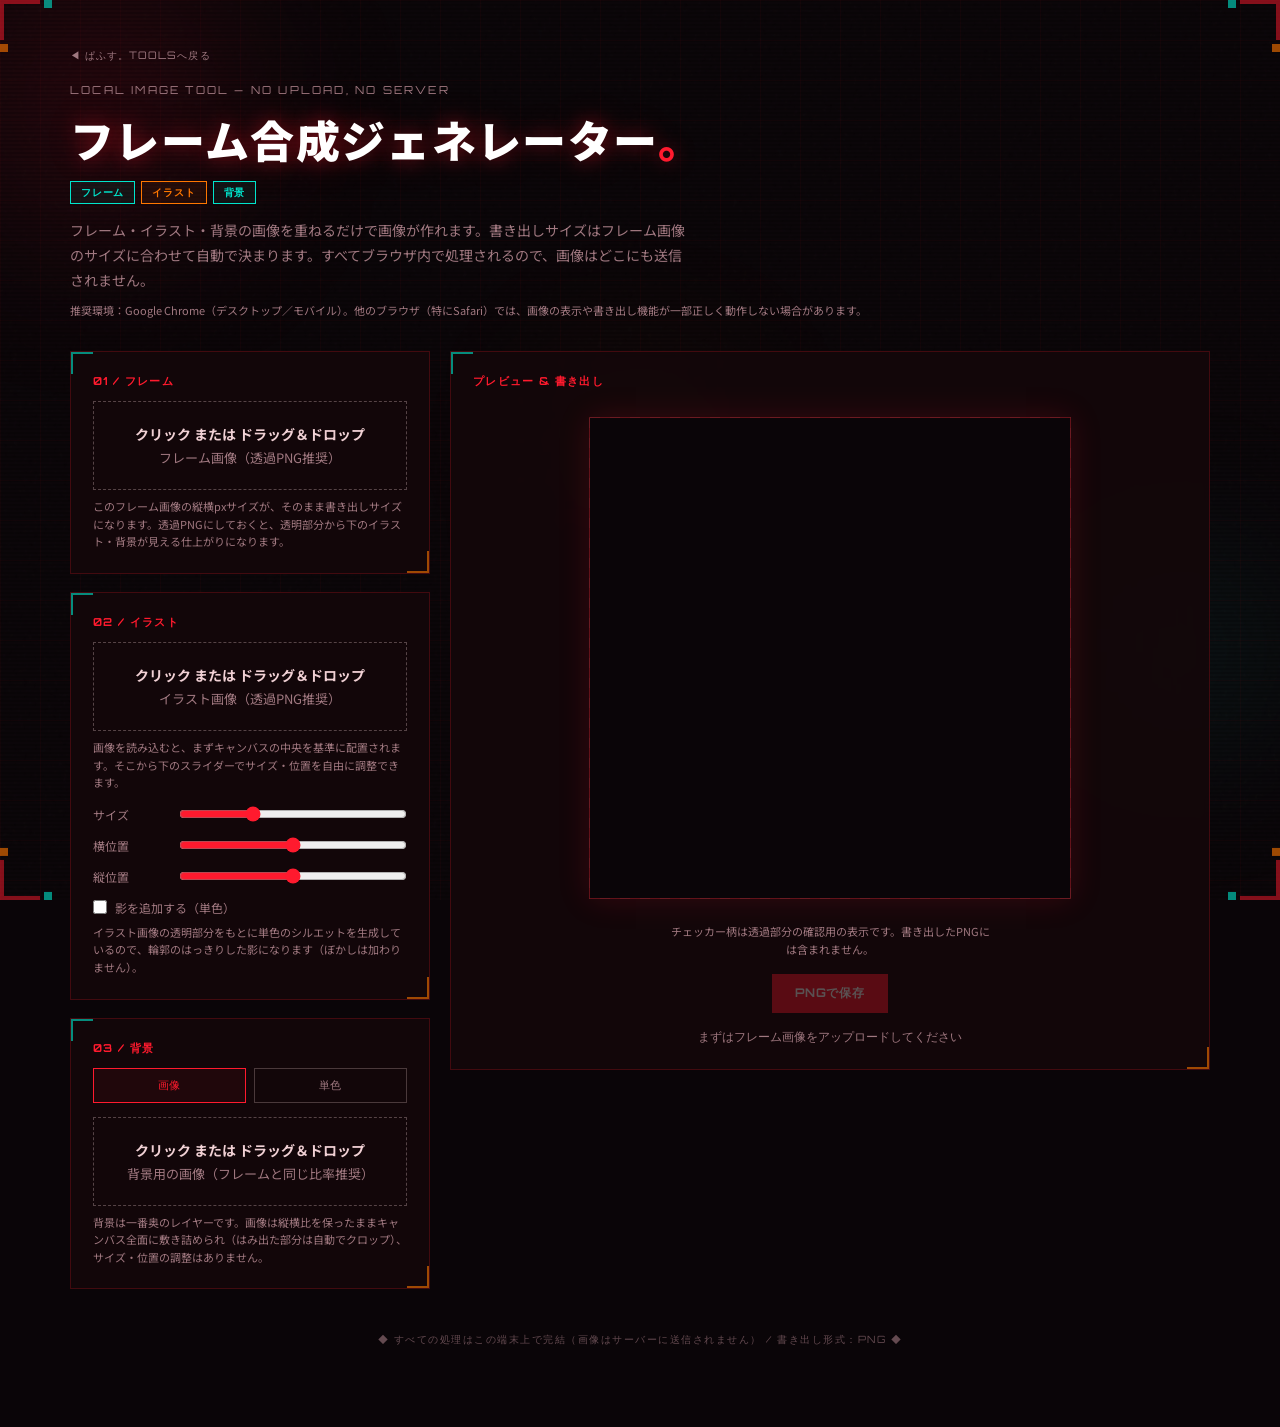
<file: tools/tools-frame-generator.html>
<!DOCTYPE html>
<html lang="ja">
<head>
<meta charset="UTF-8">
<meta name="viewport" content="width=device-width, initial-scale=1.0">
<title>フレーム合成ジェネレーター — ぱふす。TOOLS</title>
<meta property="og:title" content="フレーム合成ジェネレーター | ぱふす。TOOLS">
<meta property="og:description" content="フレーム・イラスト・背景の画像を重ねるだけで画像が作れるツール。ブラウザだけで動くので画像はアップロードされません。">
<meta property="og:url" content="https://puffsleeve.github.io/tools/tools-frame-generator.html">
<meta property="og:type" content="website">
<meta name="twitter:card" content="summary">
<meta name="twitter:title" content="フレーム合成ジェネレーター | ぱふす。TOOLS">
<meta name="twitter:description" content="フレーム・イラスト・背景の画像を重ねるだけで画像が作れるツール。ブラウザだけで動くので画像はアップロードされません。">
<link href="https://fonts.googleapis.com/css2?family=Noto+Sans+JP:wght@400;700;900&family=Orbitron:wght@400;700;900&display=swap" rel="stylesheet">
<style>
  :root {
    --red: #ff1a2e;
    --red-dim: #cc0016;
    --red-glow: rgba(255,26,46,0.4);
    --teal: #00e5cc;
    --teal-glow: rgba(0,229,204,0.3);
    --orange: #ff7700;
    --dark: #0a0508;
    --dark2: #120a0c;
    --dark3: #1a0d10;
    --card-bg: rgba(20,8,10,0.85);
    --text: #f0d0d4;
    --text-dim: #a07880;
  }

  * { margin:0; padding:0; box-sizing:border-box; }

  body {
    background-color: var(--dark);
    color: var(--text);
    font-family: 'Noto Sans JP', sans-serif;
    min-height: 100vh;
    overflow-x: hidden;
    position: relative;
    padding: 40px 20px 80px;
  }

  .scanline {
    position: fixed; inset: 0;
    background: repeating-linear-gradient(0deg, transparent, transparent 2px, rgba(0,0,0,0.15) 2px, rgba(0,0,0,0.15) 4px);
    pointer-events: none; z-index: 50;
  }
  .noise {
    position: fixed; inset: 0;
    background-image: url("data:image/svg+xml,%3Csvg viewBox='0 0 200 200' xmlns='http://www.w3.org/2000/svg'%3E%3Cfilter id='n'%3E%3CfeTurbulence type='fractalNoise' baseFrequency='0.9' numOctaves='4' stitchTiles='stitch'/%3E%3C/filter%3E%3Crect width='100%25' height='100%25' filter='url(%23n)' opacity='0.04'/%3E%3C/svg%3E");
    pointer-events: none; z-index: 49; opacity: 0.5;
  }
  .bg-blob { position: fixed; border-radius: 50%; filter: blur(80px); pointer-events: none; z-index: 0; }
  .bg-blob-1 { width: 400px; height: 400px; background: radial-gradient(circle, rgba(255,26,46,0.18) 0%, transparent 70%); top: -100px; left: -100px; animation: blobMove1 8s ease-in-out infinite alternate; }
  .bg-blob-2 { width: 300px; height: 300px; background: radial-gradient(circle, rgba(0,229,204,0.12) 0%, transparent 70%); bottom: 100px; right: -50px; animation: blobMove2 10s ease-in-out infinite alternate; }
  .bg-blob-3 { width: 250px; height: 250px; background: radial-gradient(circle, rgba(255,119,0,0.1) 0%, transparent 70%); top: 50%; left: 50%; transform: translate(-50%,-50%); animation: blobMove3 12s ease-in-out infinite alternate; }
  @keyframes blobMove1 { to { transform: translate(40px, 60px); } }
  @keyframes blobMove2 { to { transform: translate(-30px, -40px); } }
  @keyframes blobMove3 { to { transform: translate(-50px, 30px); } }

  .grid-bg {
    position: fixed; inset: 0;
    background-image: linear-gradient(rgba(255,26,46,0.04) 1px, transparent 1px), linear-gradient(90deg, rgba(255,26,46,0.04) 1px, transparent 1px);
    background-size: 40px 40px; pointer-events: none; z-index: 0;
  }

  .corner-deco { position: fixed; z-index: 200; pointer-events: none; }
  .corner-deco svg { display: block; }
  .corner-tl { top: 0; left: 0; }
  .corner-tr { top: 0; right: 0; transform: scaleX(-1); }
  .corner-bl { bottom: 0; left: 0; transform: scaleY(-1); }
  .corner-br { bottom: 0; right: 0; transform: scale(-1); }

  .wrap { max-width: 1140px; margin: 0 auto; position: relative; z-index: 55; }

  header { margin-bottom: 32px; animation: fadeInDown 0.8s ease both; }
  @keyframes fadeInDown { from { opacity:0; transform:translateY(-20px); } to { opacity:1; transform:translateY(0); } }

  .eyebrow {
    font-family: 'Orbitron', monospace;
    font-size: 11px; letter-spacing: 0.2em; color: var(--text-dim);
    text-transform: uppercase; margin-bottom: 10px;
  }

  h1 {
    font-weight: 900; font-size: clamp(28px, 5vw, 44px);
    letter-spacing: 0.03em; margin: 0 0 10px; color: #fff;
    text-shadow: 0 0 20px var(--red-glow), 0 0 40px rgba(255,26,46,0.2);
  }
  h1 .dot { color: var(--red); }

  .tag-row { display:flex; gap:6px; flex-wrap:wrap; margin-bottom:14px; }
  .tag {
    font-size: 0.65rem; font-family: 'Orbitron', monospace; font-weight: 700;
    letter-spacing: 0.08em; padding: 3px 10px; border: 1px solid; text-transform: uppercase;
  }
  .tag-teal { color: var(--teal); border-color: var(--teal); background: rgba(0,229,204,0.06); }
  .tag-orange { color: var(--orange); border-color: var(--orange); background: rgba(255,119,0,0.06); }

  .sub { color: var(--text-dim); font-size: 14px; max-width: 620px; line-height: 1.8; }

  .grid { display:grid; grid-template-columns: 360px 1fr; gap: 20px; margin-top: 28px; }
  @media (max-width: 860px) { .grid { grid-template-columns: 1fr; } }

  @media (min-width: 861px) {
    .side-preview {
      position: sticky;
      top: 24px;
      align-self: start;
      max-height: calc(100vh - 48px);
      overflow-y: auto;
    }
  }

  .panel {
    background: var(--card-bg);
    border: 1px solid rgba(255,26,46,0.2);
    padding: 22px;
    position: relative;
    backdrop-filter: blur(4px);
  }
  .panel::before {
    content: ''; position: absolute; top: 0; left: 0; width: 20px; height: 20px;
    border-top: 2px solid var(--teal); border-left: 2px solid var(--teal); opacity: 0.6;
  }
  .panel::after {
    content: ''; position: absolute; bottom: 0; right: 0; width: 20px; height: 20px;
    border-bottom: 2px solid var(--orange); border-right: 2px solid var(--orange); opacity: 0.6;
  }
  .panel + .panel { margin-top: 18px; }

  .label {
    font-family: 'Orbitron', monospace; font-weight: 700; font-size: 11px;
    letter-spacing: 0.12em; color: var(--red); margin-bottom: 12px; display: block;
    text-transform: uppercase;
  }
  .sublabel {
    font-family: 'Orbitron', monospace; font-weight: 700; font-size: 10px;
    letter-spacing: 0.08em; color: var(--text-dim); margin: 14px 0 8px; display: block;
    text-transform: uppercase;
  }

  .subnote { font-size: 11px; color: var(--text-dim); line-height: 1.6; margin-top: 8px; }

  .dropzone {
    border: 1px dashed rgba(240,208,212,0.3);
    padding: 22px 16px; text-align: center; cursor: pointer;
    transition: border-color .15s, background .15s;
    font-size: 13px; color: var(--text-dim);
  }
  .dropzone:hover, .dropzone.drag { border-color: var(--teal); background: rgba(0,229,204,0.05); }
  .dropzone strong { color: var(--text); display: block; margin-bottom: 4px; font-size: 14px; }
  input[type=file] { display: none; }
  .filename { margin-top: 8px; font-size: 12px; color: var(--teal); word-break: break-all; }

  .row { display:flex; gap:10px; align-items:center; margin-top:14px; }
  .row label { font-size: 12px; color: var(--text-dim); min-width: 76px; }
  input[type=color] { width:34px; height:28px; border:1px solid rgba(240,208,212,0.2); background:none; cursor:pointer; padding:0; }
  input[type=range] { flex:1; accent-color: var(--red); }

  .toggle-row { display:flex; gap:8px; margin-top: 0; }
  .toggle-opt {
    flex:1; text-align:center; font-family:'Orbitron',monospace; font-size: 11px;
    letter-spacing: 0.05em; padding: 9px 6px; border: 1px solid rgba(240,208,212,0.25);
    color: var(--text-dim); cursor: pointer; transition: all .15s;
  }
  .toggle-opt.active { border-color: var(--red); color: var(--red); background: rgba(255,26,46,0.06); }
  .toggle-opt input { display:none; }

  .checkbox-row { display:flex; align-items:center; gap:8px; margin-top: 14px; font-size: 12px; color: var(--text-dim); cursor:pointer; }
  .checkbox-row input { accent-color: var(--red); width: 14px; height: 14px; }

  .shadow-controls { margin-top: 2px; padding-left: 2px; }
  .shadow-controls.hidden { display: none; }

  .stage { display:flex; flex-direction:column; align-items:center; gap:16px; }

  .canvas-frame {
    display: inline-block;
    border: 1px solid rgba(255,26,46,0.35);
    background:
      linear-gradient(45deg, #1c1c1c 25%, transparent 25%),
      linear-gradient(-45deg, #1c1c1c 25%, transparent 25%),
      linear-gradient(45deg, transparent 75%, #1c1c1c 75%),
      linear-gradient(-45deg, transparent 75%, #1c1c1c 75%);
    background-size: 20px 20px;
    background-position: 0 0, 0 10px, 10px -10px, -10px 0px;
    background-color: #0e0e0e;
    max-width: 100%;
    box-shadow: 0 0 30px rgba(255,26,46,0.15);
    position: relative;
    line-height: 0;
  }
  #previewCanvas { display:block; width:min(90vw, 480px); height:auto; }

  .controls { display:flex; gap:10px; flex-wrap:wrap; justify-content:center; }

  button {
    font-family: 'Orbitron', monospace; font-weight: 700;
    background: transparent; border: 1px solid var(--teal); color: var(--teal);
    padding: 10px 22px; font-size: 12px; letter-spacing: 0.08em;
    text-transform: uppercase; cursor: pointer; transition: background .15s, color .15s;
  }
  button:hover:not(:disabled) { background: var(--teal); color: var(--dark); }
  button:disabled { opacity: 0.3; cursor: not-allowed; border-color: rgba(240,208,212,0.2); color: var(--text-dim); }

  button.primary { background: var(--red); color: #fff; border-color: var(--red); }
  button.primary:hover:not(:disabled) { background: var(--red-dim); }

  .status { font-size: 12px; color: var(--text-dim); min-height: 18px; text-align: center; font-family:'Orbitron',monospace; }
  .status.done { color: var(--teal); }

  footer { margin-top: 44px; text-align: center; font-family:'Orbitron',monospace; font-size: 10px; letter-spacing: 0.15em; color: var(--text-dim); opacity: 0.6; text-transform: uppercase; }
</style>
</head>
<body>

<div class="scanline"></div>
<div class="noise"></div>
<div class="grid-bg"></div>
<div class="bg-blob bg-blob-1"></div>
<div class="bg-blob bg-blob-2"></div>
<div class="bg-blob bg-blob-3"></div>

<div class="corner-deco corner-tl"><svg width="60" height="60" viewBox="0 0 60 60" fill="none"><path d="M0 0 H40 V4 H4 V40 H0 Z" fill="#ff1a2e" opacity="0.5"/><rect x="44" y="0" width="8" height="8" fill="#00e5cc" opacity="0.6"/><rect x="0" y="44" width="8" height="8" fill="#ff7700" opacity="0.6"/></svg></div>
<div class="corner-deco corner-tr"><svg width="60" height="60" viewBox="0 0 60 60" fill="none"><path d="M0 0 H40 V4 H4 V40 H0 Z" fill="#ff1a2e" opacity="0.5"/><rect x="44" y="0" width="8" height="8" fill="#00e5cc" opacity="0.6"/><rect x="0" y="44" width="8" height="8" fill="#ff7700" opacity="0.6"/></svg></div>
<div class="corner-deco corner-bl"><svg width="60" height="60" viewBox="0 0 60 60" fill="none"><path d="M0 0 H40 V4 H4 V40 H0 Z" fill="#ff1a2e" opacity="0.5"/><rect x="44" y="0" width="8" height="8" fill="#00e5cc" opacity="0.6"/><rect x="0" y="44" width="8" height="8" fill="#ff7700" opacity="0.6"/></svg></div>
<div class="corner-deco corner-br"><svg width="60" height="60" viewBox="0 0 60 60" fill="none"><path d="M0 0 H40 V4 H4 V40 H0 Z" fill="#ff1a2e" opacity="0.5"/><rect x="44" y="0" width="8" height="8" fill="#00e5cc" opacity="0.6"/><rect x="0" y="44" width="8" height="8" fill="#ff7700" opacity="0.6"/></svg></div>

<div class="wrap">

  <a href="./" style="display:inline-block; font-family:'Orbitron',monospace; font-size:0.65rem; letter-spacing:0.1em; color:var(--text-dim); text-decoration:none; margin-bottom:20px;">◀ ぱふす。TOOLSへ戻る</a>

  <header>
    <div class="eyebrow">Local Image Tool — No Upload, No Server</div>
    <h1>フレーム合成ジェネレーター<span class="dot">。</span></h1>
    <div class="tag-row">
      <span class="tag tag-teal">フレーム</span>
      <span class="tag tag-orange">イラスト</span>
      <span class="tag tag-teal">背景</span>
    </div>
    <div class="sub">フレーム・イラスト・背景の画像を重ねるだけで画像が作れます。書き出しサイズはフレーム画像のサイズに合わせて自動で決まります。すべてブラウザ内で処理されるので、画像はどこにも送信されません。</div>
    <div class="subnote" style="margin-top:8px;">推奨環境：Google Chrome（デスクトップ／モバイル）。他のブラウザ（特にSafari）では、画像の表示や書き出し機能が一部正しく動作しない場合があります。</div>
  </header>

  <div class="grid">

    <div class="side">
      <div class="panel">
        <span class="label">01 / フレーム</span>
        <div class="dropzone" id="dropzoneFrame">
          <strong>クリック または ドラッグ＆ドロップ</strong>
          フレーム画像（透過PNG推奨）
        </div>
        <input type="file" id="frameInput" accept="image/*">
        <div class="filename" id="frameFilename"></div>
        <div class="subnote">このフレーム画像の縦横pxサイズが、そのまま書き出しサイズになります。透過PNGにしておくと、透明部分から下のイラスト・背景が見える仕上がりになります。</div>
      </div>

      <div class="panel">
        <span class="label">02 / イラスト</span>
        <div class="dropzone" id="dropzoneIllust">
          <strong>クリック または ドラッグ＆ドロップ</strong>
          イラスト画像（透過PNG推奨）
        </div>
        <input type="file" id="illustInput" accept="image/*">
        <div class="filename" id="illustFilename"></div>
        <div class="subnote">画像を読み込むと、まずキャンバスの中央を基準に配置されます。そこから下のスライダーでサイズ・位置を自由に調整できます。</div>

        <div class="row">
          <label>サイズ</label>
          <input type="range" id="illustScale" min="10" max="300" value="100">
        </div>
        <div class="row">
          <label>横位置</label>
          <input type="range" id="illustOffsetX" min="-800" max="800" value="0">
        </div>
        <div class="row">
          <label>縦位置</label>
          <input type="range" id="illustOffsetY" min="-800" max="800" value="0">
        </div>

        <label class="checkbox-row">
          <input type="checkbox" id="shadowToggle">
          影を追加する（単色）
        </label>
        <div class="subnote">イラスト画像の透明部分をもとに単色のシルエットを生成しているので、輪郭のはっきりした影になります（ぼかしは加わりません）。</div>

        <div class="shadow-controls hidden" id="shadowControls">
          <div class="row">
            <label>影の色</label>
            <input type="color" id="shadowColor" value="#000000">
          </div>
          <div class="row">
            <label>濃さ</label>
            <input type="range" id="shadowOpacity" min="10" max="100" value="60">
          </div>
          <div class="row">
            <label>横位置</label>
            <input type="range" id="shadowOffsetX" min="-200" max="200" value="20">
          </div>
          <div class="row">
            <label>縦位置</label>
            <input type="range" id="shadowOffsetY" min="-200" max="200" value="20">
          </div>
          <div class="subnote">影の横位置・縦位置は、イラスト本体からのズレ量です。イラストを動かすと影も一緒に追従します。</div>
        </div>
      </div>

      <div class="panel">
        <span class="label">03 / 背景</span>
        <div class="toggle-row">
          <label class="toggle-opt active" data-bgmode="image"><input type="radio" name="bgmode" value="image" checked>画像</label>
          <label class="toggle-opt" data-bgmode="solid"><input type="radio" name="bgmode" value="solid">単色</label>
        </div>

        <div id="bgImageBlock" style="margin-top:14px;">
          <div class="dropzone" id="dropzoneBg">
            <strong>クリック または ドラッグ＆ドロップ</strong>
            背景用の画像（フレームと同じ比率推奨）
          </div>
          <input type="file" id="bgInput" accept="image/*">
          <div class="filename" id="bgFilename"></div>
        </div>
        <div class="row" id="bgSolidRow" style="display:none;">
          <label>背景色</label>
          <input type="color" id="bgSolidColor" value="#0a0508">
        </div>
        <div class="subnote">背景は一番奥のレイヤーです。画像は縦横比を保ったままキャンバス全面に敷き詰められ（はみ出た部分は自動でクロップ）、サイズ・位置の調整はありません。</div>
      </div>
    </div>

    <div class="side side-preview">
      <div class="panel stage">
        <span class="label" style="align-self:flex-start;">プレビュー & 書き出し</span>
        <div class="canvas-frame">
          <canvas id="previewCanvas" width="1080" height="1080"></canvas>
        </div>
        <div class="subnote" style="max-width:320px; text-align:center;">チェッカー柄は透過部分の確認用の表示です。書き出したPNGには含まれません。</div>
        <div class="controls">
          <button id="exportBtn" class="primary" disabled>PNGで保存</button>
        </div>
        <div class="status" id="status">まずはフレーム画像をアップロードしてください</div>
      </div>
    </div>

  </div>

  <footer>◆ すべての処理はこの端末上で完結（画像はサーバーに送信されません） / 書き出し形式：PNG ◆</footer>
</div>

<script>
(function(){
  const frameInput = document.getElementById('frameInput');
  const dropzoneFrame = document.getElementById('dropzoneFrame');
  const frameFilenameEl = document.getElementById('frameFilename');

  const bgToggles = document.querySelectorAll('.toggle-opt[data-bgmode]');
  const bgImageBlock = document.getElementById('bgImageBlock');
  const bgSolidRow = document.getElementById('bgSolidRow');
  const bgInput = document.getElementById('bgInput');
  const dropzoneBg = document.getElementById('dropzoneBg');
  const bgFilenameEl = document.getElementById('bgFilename');
  const bgSolidColor = document.getElementById('bgSolidColor');

  const illustInput = document.getElementById('illustInput');
  const dropzoneIllust = document.getElementById('dropzoneIllust');
  const illustFilenameEl = document.getElementById('illustFilename');
  const illustScale = document.getElementById('illustScale');
  const illustOffsetX = document.getElementById('illustOffsetX');
  const illustOffsetY = document.getElementById('illustOffsetY');

  const shadowToggle = document.getElementById('shadowToggle');
  const shadowControls = document.getElementById('shadowControls');
  const shadowColor = document.getElementById('shadowColor');
  const shadowOpacity = document.getElementById('shadowOpacity');
  const shadowOffsetX = document.getElementById('shadowOffsetX');
  const shadowOffsetY = document.getElementById('shadowOffsetY');

  const canvas = document.getElementById('previewCanvas');
  const ctx = canvas.getContext('2d');
  const exportBtn = document.getElementById('exportBtn');
  const statusEl = document.getElementById('status');

  let CANVAS_W = 1080, CANVAS_H = 1080;
  let frameImage = null;
  let bgImage = null;
  let illustImage = null;
  let bgMode = 'image';

  // silhouette cache
  let silhouetteCanvas = null;
  let silhouetteKey = '';

  function setCanvasSize(w, h){
    CANVAS_W = w; CANVAS_H = h;
    canvas.width = CANVAS_W;
    canvas.height = CANVAS_H;
  }

  function loadImageFile(file, onLoaded){
    if(!file || !file.type.startsWith('image/')) return;
    const reader = new FileReader();
    reader.onload = (e)=>{
      const img = new Image();
      img.onload = ()=> onLoaded(img);
      img.src = e.target.result;
    };
    reader.readAsDataURL(file);
  }

  function wireDropzone(zone, input, handler){
    zone.addEventListener('click', ()=> input.click());
    input.addEventListener('change', (e)=> loadImageFile(e.target.files[0], (img)=> handler(img, e.target.files[0])));
    ['dragover','dragenter'].forEach(ev=>{
      zone.addEventListener(ev, (e)=>{ e.preventDefault(); zone.classList.add('drag'); });
    });
    ['dragleave','drop'].forEach(ev=>{
      zone.addEventListener(ev, (e)=>{ e.preventDefault(); zone.classList.remove('drag'); });
    });
    zone.addEventListener('drop', (e)=>{
      const file = e.dataTransfer.files[0];
      loadImageFile(file, (img)=> handler(img, file));
    });
  }

  function checkExportReady(){
    exportBtn.disabled = !frameImage;
  }

  // ---- frame upload (drives canvas size) ----
  wireDropzone(dropzoneFrame, frameInput, (img, file)=>{
    frameImage = img;
    frameFilenameEl.textContent = file.name;
    setCanvasSize(img.naturalWidth, img.naturalHeight);
    statusEl.textContent = '';
    statusEl.className = 'status';
    checkExportReady();
    drawFrame();
  });

  // ---- background mode toggle ----
  bgToggles.forEach(opt=>{
    opt.addEventListener('click', ()=>{
      bgToggles.forEach(o=>o.classList.remove('active'));
      opt.classList.add('active');
      opt.querySelector('input').checked = true;
      bgMode = opt.dataset.bgmode;
      bgImageBlock.style.display = bgMode === 'image' ? 'block' : 'none';
      bgSolidRow.style.display = bgMode === 'solid' ? 'flex' : 'none';
      drawFrame();
    });
  });

  wireDropzone(dropzoneBg, bgInput, (img, file)=>{
    bgImage = img;
    bgFilenameEl.textContent = file.name;
    drawFrame();
  });

  bgSolidColor.addEventListener('input', drawFrame);

  // ---- illustration upload + controls ----
  wireDropzone(dropzoneIllust, illustInput, (img, file)=>{
    illustImage = img;
    illustFilenameEl.textContent = file.name;
    silhouetteKey = '';
    drawFrame();
  });

  [illustScale, illustOffsetX, illustOffsetY].forEach(el=>{
    el.addEventListener('input', drawFrame);
  });

  shadowToggle.addEventListener('change', ()=>{
    shadowControls.classList.toggle('hidden', !shadowToggle.checked);
    drawFrame();
  });
  [shadowColor, shadowOpacity, shadowOffsetX, shadowOffsetY].forEach(el=>{
    el.addEventListener('input', drawFrame);
  });

  // ---- draw helpers ----
  function drawCover(source, sw, sh){
    const scale = Math.max(CANVAS_W/sw, CANVAS_H/sh);
    const cw = sw*scale, ch = sh*scale;
    ctx.drawImage(source, (CANVAS_W-cw)/2, (CANVAS_H-ch)/2, cw, ch);
  }

  function getIllustGeometry(){
    const iw = illustImage.naturalWidth, ih = illustImage.naturalHeight;
    const scale = parseInt(illustScale.value,10) / 100;
    const dw = iw*scale, dh = ih*scale;
    const dx = (CANVAS_W-dw)/2 + parseInt(illustOffsetX.value,10);
    const dy = (CANVAS_H-dh)/2 + parseInt(illustOffsetY.value,10);
    return { dx, dy, dw, dh };
  }

  function getSilhouette(img, color){
    const key = color;
    if(silhouetteCanvas && silhouetteKey === key) return silhouetteCanvas;
    const off = document.createElement('canvas');
    off.width = img.naturalWidth; off.height = img.naturalHeight;
    const octx = off.getContext('2d');
    octx.drawImage(img, 0, 0);
    octx.globalCompositeOperation = 'source-in';
    octx.fillStyle = color;
    octx.fillRect(0, 0, off.width, off.height);
    silhouetteCanvas = off;
    silhouetteKey = key;
    return off;
  }

  function drawBackground(){
    if(bgMode === 'image' && bgImage){
      drawCover(bgImage, bgImage.naturalWidth, bgImage.naturalHeight);
    } else if(bgMode === 'solid'){
      ctx.fillStyle = bgSolidColor.value;
      ctx.fillRect(0,0,CANVAS_W,CANVAS_H);
    } else {
      ctx.fillStyle = '#0a0508';
      ctx.fillRect(0,0,CANVAS_W,CANVAS_H);
    }
  }

  function drawShadow(){
    if(!illustImage) return;
    const g = getIllustGeometry();
    const sil = getSilhouette(illustImage, shadowColor.value);
    ctx.save();
    ctx.globalAlpha = parseInt(shadowOpacity.value,10) / 100;
    ctx.drawImage(sil, g.dx + parseInt(shadowOffsetX.value,10), g.dy + parseInt(shadowOffsetY.value,10), g.dw, g.dh);
    ctx.restore();
  }

  function drawIllustration(){
    if(!illustImage) return;
    const g = getIllustGeometry();
    ctx.drawImage(illustImage, g.dx, g.dy, g.dw, g.dh);
  }

  function drawFrameImage(){
    if(!frameImage) return;
    ctx.drawImage(frameImage, 0, 0, CANVAS_W, CANVAS_H);
  }

  function drawFrame(){
    ctx.clearRect(0,0,CANVAS_W,CANVAS_H);
    drawBackground();
    if(shadowToggle.checked) drawShadow();
    drawIllustration();
    drawFrameImage();
  }

  // ---- export ----
  exportBtn.addEventListener('click', ()=>{
    if(!frameImage) return;
    const url = canvas.toDataURL('image/png');
    const a = document.createElement('a');
    a.href = url; a.download = 'frame_generator.png'; a.click();
    statusEl.textContent = '保存しました。';
    statusEl.className = 'status done';
  });

  drawFrame();
})();
</script>
</body>
</html>
</file>
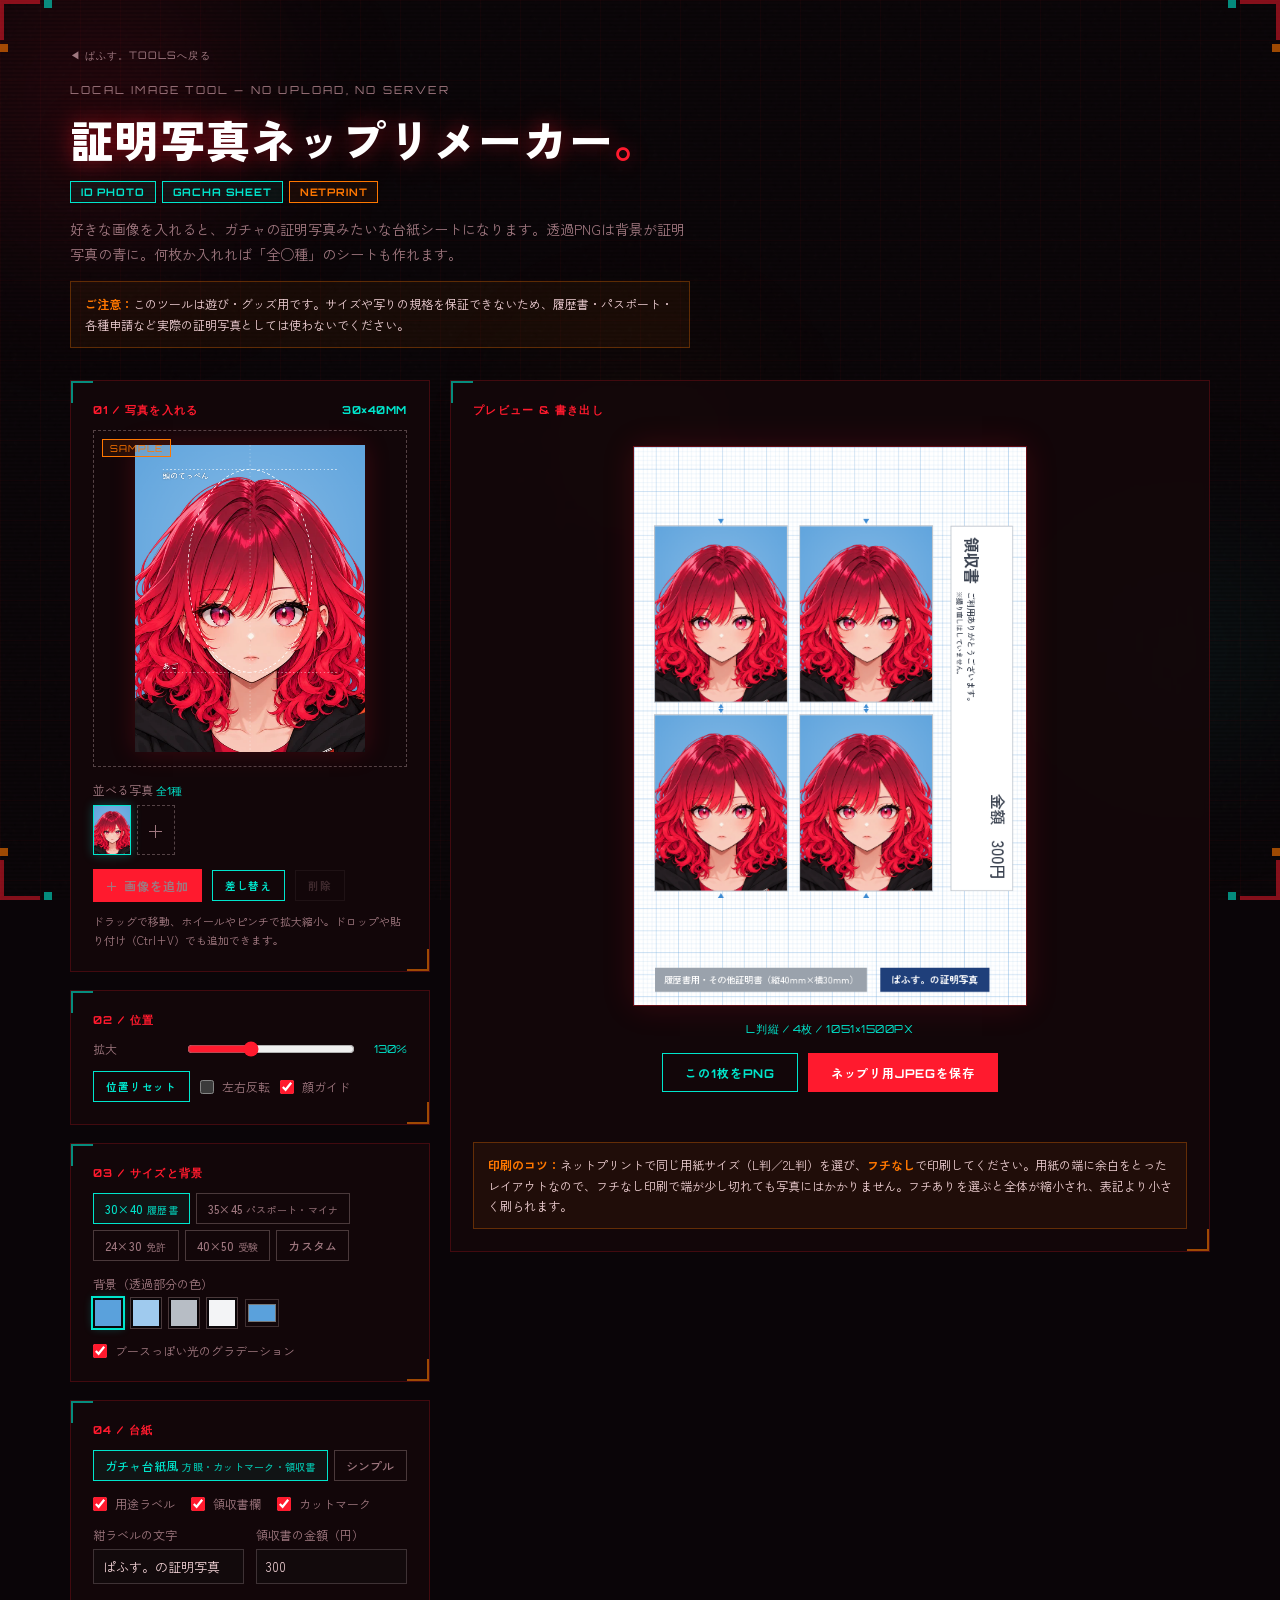
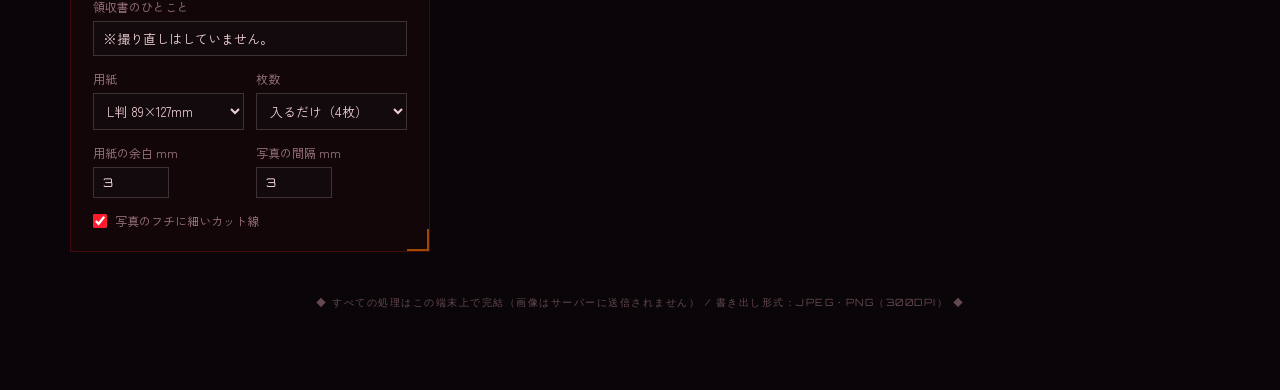
<file: tools/tools-id-photo.html>
<!DOCTYPE html>
<html lang="ja">
<head>
<meta charset="UTF-8">
<meta name="viewport" content="width=device-width, initial-scale=1.0, viewport-fit=cover">
<title>証明写真ネップリメーカー — ぱふす。TOOLS</title>
<meta property="og:title" content="証明写真ネップリメーカー | ぱふす。TOOLS">
<meta property="og:description" content="好きな画像から、ガチャの証明写真みたいな台紙シートを作ってネットプリント用に書き出すツール。透過PNGは背景が証明写真の青になります。">
<meta property="og:url" content="https://puffsleeve.github.io/tools/tools-id-photo.html">
<meta property="og:type" content="website">
<meta name="twitter:card" content="summary">
<meta name="twitter:title" content="証明写真ネップリメーカー | ぱふす。TOOLS">
<meta name="twitter:description" content="好きな画像から、ガチャの証明写真みたいな台紙シートを作ってネットプリント用に書き出すツール。">
<link href="https://fonts.googleapis.com/css2?family=Zen+Kaku+Gothic+New:wght@400;500;700;900&family=Zen+Maru+Gothic:wght@700&family=Orbitron:wght@400;700;900&display=swap" rel="stylesheet">
<style>
  /* ぱふす。TOOLS 共通デザイン（ダーク＋赤ネオン、ティール/オレンジの差し色）に合わせた1画面ツール */
  :root {
    --red: #ff1a2e;
    --red-dim: #cc0016;
    --red-glow: rgba(255,26,46,0.4);
    --teal: #00e5cc;
    --teal-glow: rgba(0,229,204,0.3);
    --orange: #ff7700;
    --dark: #0a0508;
    --dark2: #120a0c;
    --dark3: #1a0d10;
    --card-bg: rgba(20,8,10,0.85);
    --text: #f0d0d4;
    --text-dim: #a07880;
    color-scheme: dark;
  }

  * { margin:0; padding:0; box-sizing:border-box; }
  [hidden] { display: none !important; }

  body {
    background-color: var(--dark);
    color: var(--text);
    font-family: 'Zen Kaku Gothic New', sans-serif;
    min-height: 100vh;
    overflow-x: hidden;
    position: relative;
    padding: 40px 20px 80px;
  }

  .scanline { position: fixed; inset: 0; background: repeating-linear-gradient(0deg, transparent, transparent 2px, rgba(0,0,0,0.15) 2px, rgba(0,0,0,0.15) 4px); pointer-events: none; z-index: 50; }
  .noise { position: fixed; inset: 0; background-image: url("data:image/svg+xml,%3Csvg viewBox='0 0 200 200' xmlns='http://www.w3.org/2000/svg'%3E%3Cfilter id='n'%3E%3CfeTurbulence type='fractalNoise' baseFrequency='0.9' numOctaves='4' stitchTiles='stitch'/%3E%3C/filter%3E%3Crect width='100%25' height='100%25' filter='url(%23n)' opacity='0.04'/%3E%3C/svg%3E"); pointer-events: none; z-index: 49; opacity: 0.5; }
  .bg-blob { position: fixed; border-radius: 50%; filter: blur(80px); pointer-events: none; z-index: 0; }
  .bg-blob-1 { width: 400px; height: 400px; background: radial-gradient(circle, rgba(255,26,46,0.18) 0%, transparent 70%); top: -100px; left: -100px; animation: blobMove1 8s ease-in-out infinite alternate; }
  .bg-blob-2 { width: 300px; height: 300px; background: radial-gradient(circle, rgba(0,229,204,0.12) 0%, transparent 70%); bottom: 100px; right: -50px; animation: blobMove2 10s ease-in-out infinite alternate; }
  .bg-blob-3 { width: 250px; height: 250px; background: radial-gradient(circle, rgba(255,119,0,0.1) 0%, transparent 70%); top: 50%; left: 50%; transform: translate(-50%,-50%); animation: blobMove3 12s ease-in-out infinite alternate; }
  @keyframes blobMove1 { to { transform: translate(40px, 60px); } }
  @keyframes blobMove2 { to { transform: translate(-30px, -40px); } }
  @keyframes blobMove3 { to { transform: translate(-50px, 30px); } }
  .grid-bg { position: fixed; inset: 0; background-image: linear-gradient(rgba(255,26,46,0.04) 1px, transparent 1px), linear-gradient(90deg, rgba(255,26,46,0.04) 1px, transparent 1px); background-size: 40px 40px; pointer-events: none; z-index: 0; }

  .corner-deco { position: fixed; z-index: 200; pointer-events: none; }
  .corner-deco svg { display: block; }
  .corner-tl { top: 0; left: 0; }
  .corner-tr { top: 0; right: 0; transform: scaleX(-1); }
  .corner-bl { bottom: 0; left: 0; transform: scaleY(-1); }
  .corner-br { bottom: 0; right: 0; transform: scale(-1); }

  .wrap { max-width: 1140px; margin: 0 auto; position: relative; z-index: 55; }
  .back { display:inline-block; font-family:'Orbitron',monospace; font-size:0.65rem; letter-spacing:0.1em; color:var(--text-dim); text-decoration:none; margin-bottom:20px; }
  .back:hover { color: var(--teal); }

  header { margin-bottom: 32px; animation: fadeInDown 0.8s ease both; }
  @keyframes fadeInDown { from { opacity:0; transform:translateY(-20px); } to { opacity:1; transform:translateY(0); } }
  .eyebrow { font-family: 'Orbitron', monospace; font-size: 11px; letter-spacing: 0.2em; color: var(--text-dim); text-transform: uppercase; margin-bottom: 10px; }
  h1 { font-weight: 900; font-size: clamp(28px, 5vw, 44px); letter-spacing: 0.03em; margin: 0 0 10px; color: #fff; text-shadow: 0 0 20px var(--red-glow), 0 0 40px rgba(255,26,46,0.2); text-wrap: balance; }
  h1 .dot { color: var(--red); }
  .tag-row { display:flex; gap:6px; flex-wrap:wrap; margin-bottom:14px; }
  .tag { font-size: 0.65rem; font-family: 'Orbitron', monospace; font-weight: 700; letter-spacing: 0.08em; padding: 3px 10px; border: 1px solid; text-transform: uppercase; }
  .tag-teal { color: var(--teal); border-color: var(--teal); background: rgba(0,229,204,0.06); }
  .tag-orange { color: var(--orange); border-color: var(--orange); background: rgba(255,119,0,0.06); }
  .sub { color: var(--text-dim); font-size: 14px; max-width: 620px; line-height: 1.8; }
  .warn-note { font-size: 12px; line-height: 1.7; margin-top: 14px; padding: 12px 14px; max-width: 620px; background: rgba(255,119,0,0.06); border: 1px solid rgba(255,119,0,0.3); color: var(--text); }
  .warn-note strong { color: var(--orange); }
  .subnote { font-size: 11px; color: var(--text-dim); line-height: 1.7; margin-top: 10px; }

  .grid { display:grid; grid-template-columns: 360px minmax(0,1fr); gap: 20px; margin-top: 28px; }
  @media (max-width: 860px) { .grid { grid-template-columns: minmax(0,1fr); } }
  @media (min-width: 861px) { .side-preview { position: sticky; top: 24px; align-self: start; } }
  .side { min-width: 0; }

  .panel { background: var(--card-bg); border: 1px solid rgba(255,26,46,0.2); padding: 22px; position: relative; backdrop-filter: blur(4px); min-width: 0; }
  .panel::before { content: ''; position: absolute; top: 0; left: 0; width: 20px; height: 20px; border-top: 2px solid var(--teal); border-left: 2px solid var(--teal); opacity: 0.6; }
  .panel::after { content: ''; position: absolute; bottom: 0; right: 0; width: 20px; height: 20px; border-bottom: 2px solid var(--orange); border-right: 2px solid var(--orange); opacity: 0.6; }
  .panel + .panel { margin-top: 18px; }
  .label { font-family: 'Orbitron', monospace; font-weight: 700; font-size: 11px; letter-spacing: 0.12em; color: var(--red); margin-bottom: 12px; display: block; text-transform: uppercase; }
  .label .spec { color: var(--teal); float: right; letter-spacing: 0.05em; }

  .editor-frame { position: relative; display:grid; place-items:center; padding: 14px; border: 1px dashed rgba(240,208,212,0.3); transition: border-color .15s, background .15s; }
  .editor-frame.drag { border-color: var(--teal); background: rgba(0,229,204,0.05); }
  #editor { width: 100%; max-width: 230px; height: auto; display: block; touch-action: none; cursor: grab; box-shadow: 0 0 24px rgba(255,26,46,0.18); }
  #editor:active { cursor: grabbing; }
  .badge { position: absolute; top: 8px; left: 8px; font-family:'Orbitron',monospace; font-size: 9.5px; letter-spacing: 0.1em; color: var(--orange); border: 1px solid var(--orange); background: rgba(255,119,0,0.08); padding: 2px 7px; }

  .thumbs { display:flex; flex-wrap:wrap; gap:6px; align-items:center; }
  .thumb { padding:0; border:1px solid rgba(240,208,212,0.2); background:none; cursor:pointer; line-height:0; text-transform:none; }
  .thumb canvas { width:36px; height:auto; display:block; }
  .thumb[aria-pressed=true] { border-color: var(--teal); box-shadow: 0 0 10px var(--teal-glow); }
  .thumb:hover:not(:disabled) { background: none; }
  .addbtn { width: 38px; height: 50px; border: 1px dashed rgba(240,208,212,0.3); display:grid; place-items:center; color: var(--text-dim); font-size: 18px; cursor:pointer; }
  .addbtn:hover { border-color: var(--teal); color: var(--teal); }

  .row { display:flex; gap:10px; align-items:center; margin-top:14px; flex-wrap: wrap; }
  .row > label:not(.checkbox-row) { font-size: 12px; color: var(--text-dim); min-width: 84px; }
  .field { display:grid; gap:6px; margin-top: 14px; min-width: 0; }
  .field > label, .field > .flabel { font-size: 12px; color: var(--text-dim); }
  .grid2 { display:grid; grid-template-columns: repeat(auto-fit, minmax(130px,1fr)); gap: 0 12px; }

  input[type=file] { display: none; }
  input[type=color] { width:34px; height:28px; border:1px solid rgba(240,208,212,0.2); background:none; cursor:pointer; padding:0; }
  input[type=range] { flex:1; accent-color: var(--red); min-width: 0; }
  input[type=text], input[type=number], select {
    font-family: inherit; font-size: 13px; color: var(--text); background: var(--dark2);
    border: 1px solid rgba(240,208,212,0.2); padding: 7px 9px; min-width: 0; width: 100%; border-radius: 0;
  }
  input[type=number] { font-family:'Orbitron',monospace; font-size: 12px; width: 76px; }
  input:focus-visible, select:focus-visible, button:focus-visible, .addbtn:focus-visible { outline: 1px solid var(--teal); outline-offset: 2px; }
  .rangeval { font-family:'Orbitron',monospace; font-size: 11px; color: var(--teal); min-width: 42px; text-align: right; }

  button {
    font-family: 'Orbitron', 'Zen Kaku Gothic New', monospace; font-weight: 700;
    background: transparent; border: 1px solid var(--teal); color: var(--teal);
    padding: 10px 22px; font-size: 12px; letter-spacing: 0.08em;
    text-transform: uppercase; cursor: pointer; transition: background .15s, color .15s;
  }
  button:hover:not(:disabled) { background: var(--teal); color: var(--dark); }
  button:disabled { opacity: 0.3; cursor: not-allowed; border-color: rgba(240,208,212,0.2); color: var(--text-dim); }
  button.small { padding: 7px 12px; font-size: 10.5px; }
  button.primary { background: var(--red); color: #fff; border-color: var(--red); }
  button.primary:hover:not(:disabled) { background: var(--red-dim); color: #fff; }
  .filebtn { display:inline-block; font-family: 'Orbitron','Zen Kaku Gothic New',monospace; font-weight:700; background: var(--red); color:#fff; border:1px solid var(--red); padding: 7px 12px; font-size: 10.5px; letter-spacing: .08em; cursor:pointer; }
  .filebtn:hover { background: var(--red-dim); }

  .opt { font-family: 'Zen Kaku Gothic New', sans-serif; font-weight: 500; font-size: 12px; letter-spacing: 0.02em; text-transform: none; padding: 6px 11px; border: 1px solid rgba(240,208,212,0.25); color: var(--text-dim); }
  .opt small { font-size: 10px; opacity: .8; margin-left: 4px; }
  .opt[aria-pressed=true] { border-color: var(--teal); color: var(--teal); background: rgba(0,229,204,0.06); }
  .opt:hover:not(:disabled) { background: rgba(0,229,204,0.12); color: var(--teal); }
  .opts { display:flex; flex-wrap:wrap; gap:6px; }

  .swatches { display:flex; flex-wrap:wrap; gap:8px; align-items:center; }
  .swatch { width:30px; height:30px; padding:0; border:2px solid var(--dark); box-shadow: 0 0 0 1px rgba(240,208,212,0.25); }
  .swatch:hover:not(:disabled) { background: inherit; }
  .swatch[aria-pressed=true] { box-shadow: 0 0 0 2px var(--teal), 0 0 10px var(--teal-glow); }

  .checkbox-row { display:flex; align-items:center; gap:8px; font-size: 12px; color: var(--text-dim); cursor:pointer; }
  .checkbox-row input { accent-color: var(--red); width: 14px; height: 14px; }
  .checks { display:flex; flex-wrap:wrap; gap: 8px 16px; margin-top: 14px; }

  .stage { display:flex; flex-direction:column; align-items:center; gap:16px; }
  .sheet-frame { border: 1px solid rgba(255,26,46,0.35); box-shadow: 0 0 30px rgba(255,26,46,0.15); line-height: 0; max-width: 100%; }
  #sheet { display:block; max-width: 100%; max-height: 62vh; width: auto; height: auto; }
  .controls { display:flex; gap:10px; flex-wrap:wrap; justify-content:center; }
  .meta { font-family:'Orbitron',monospace; font-size: 11px; color: var(--teal); letter-spacing: 0.05em; text-align: center; }
  .status { font-size: 12px; color: var(--text-dim); min-height: 18px; text-align: center; }
  .status.done { color: var(--teal); }
  .note-box { font-size: 12px; line-height: 1.7; padding: 12px 14px; background: rgba(255,119,0,0.06); border: 1px solid rgba(255,119,0,0.3); color: var(--text); align-self: stretch; }
  .note-box strong { color: var(--orange); }

  footer { margin-top: 44px; text-align: center; font-family:'Orbitron',monospace; font-size: 10px; letter-spacing: 0.15em; color: var(--text-dim); opacity: 0.6; text-transform: uppercase; }
  ::-webkit-scrollbar { width: 4px; }
  ::-webkit-scrollbar-track { background: var(--dark); }
  ::-webkit-scrollbar-thumb { background: var(--red-dim); }
  @media (prefers-reduced-motion: reduce) { .bg-blob, header { animation: none; } }
</style>
</head>
<body>

<div class="scanline"></div>
<div class="noise"></div>
<div class="grid-bg"></div>
<div class="bg-blob bg-blob-1"></div>
<div class="bg-blob bg-blob-2"></div>
<div class="bg-blob bg-blob-3"></div>

<div class="corner-deco corner-tl"><svg width="60" height="60" viewBox="0 0 60 60" fill="none"><path d="M0 0 H40 V4 H4 V40 H0 Z" fill="#ff1a2e" opacity="0.5"/><rect x="44" y="0" width="8" height="8" fill="#00e5cc" opacity="0.6"/><rect x="0" y="44" width="8" height="8" fill="#ff7700" opacity="0.6"/></svg></div>
<div class="corner-deco corner-tr"><svg width="60" height="60" viewBox="0 0 60 60" fill="none"><path d="M0 0 H40 V4 H4 V40 H0 Z" fill="#ff1a2e" opacity="0.5"/><rect x="44" y="0" width="8" height="8" fill="#00e5cc" opacity="0.6"/><rect x="0" y="44" width="8" height="8" fill="#ff7700" opacity="0.6"/></svg></div>
<div class="corner-deco corner-bl"><svg width="60" height="60" viewBox="0 0 60 60" fill="none"><path d="M0 0 H40 V4 H4 V40 H0 Z" fill="#ff1a2e" opacity="0.5"/><rect x="44" y="0" width="8" height="8" fill="#00e5cc" opacity="0.6"/><rect x="0" y="44" width="8" height="8" fill="#ff7700" opacity="0.6"/></svg></div>
<div class="corner-deco corner-br"><svg width="60" height="60" viewBox="0 0 60 60" fill="none"><path d="M0 0 H40 V4 H4 V40 H0 Z" fill="#ff1a2e" opacity="0.5"/><rect x="44" y="0" width="8" height="8" fill="#00e5cc" opacity="0.6"/><rect x="0" y="44" width="8" height="8" fill="#ff7700" opacity="0.6"/></svg></div>

<div class="wrap">

  <a class="back" href="./">◀ ぱふす。TOOLSへ戻る</a>

  <header>
    <div class="eyebrow">Local Image Tool — No Upload, No Server</div>
    <h1>証明写真ネップリメーカー<span class="dot">。</span></h1>
    <div class="tag-row">
      <span class="tag tag-teal">ID PHOTO</span>
      <span class="tag tag-teal">GACHA SHEET</span>
      <span class="tag tag-orange">NETPRINT</span>
    </div>
    <div class="sub">好きな画像を入れると、ガチャの証明写真みたいな台紙シートになります。透過PNGは背景が証明写真の青に。何枚か入れれば「全○種」のシートも作れます。</div>
    <div class="warn-note"><strong>ご注意：</strong>このツールは遊び・グッズ用です。サイズや写りの規格を保証できないため、履歴書・パスポート・各種申請など実際の証明写真としては使わないでください。</div>
  </header>

  <div class="grid">

    <div class="side">
      <div class="panel">
        <span class="label">01 / 写真を入れる <span class="spec" id="sizeSpec">30×40MM</span></span>
        <div class="editor-frame" id="drop">
          <span class="badge" id="badge">SAMPLE</span>
          <canvas id="editor" width="600" height="800" aria-label="写真の位置調整。ドラッグで移動、ホイールで拡大縮小"></canvas>
        </div>
        <div class="field">
          <span class="flabel">並べる写真 <span class="rangeval" id="itemCount"></span></span>
          <div class="thumbs" id="thumbs"></div>
        </div>
        <div class="row">
          <label class="filebtn" for="file">＋ 画像を追加</label>
          <input type="file" id="file" accept="image/*" multiple>
          <button class="small" id="replace" type="button">差し替え</button>
          <button class="small" id="remove" type="button">削除</button>
        </div>
        <input type="file" id="replaceFile" accept="image/*">
        <div class="subnote">ドラッグで移動、ホイールやピンチで拡大縮小。ドロップや貼り付け（Ctrl+V）でも追加できます。</div>
      </div>

      <div class="panel">
        <span class="label">02 / 位置</span>
        <div class="row" style="margin-top:0">
          <label for="zoom">拡大</label>
          <input type="range" id="zoom" min="30" max="300" value="100">
          <span class="rangeval" id="zoomVal">100%</span>
        </div>
        <div class="row">
          <button class="small" id="reset" type="button">位置リセット</button>
          <label class="checkbox-row"><input type="checkbox" id="mirror"> 左右反転</label>
          <label class="checkbox-row"><input type="checkbox" id="guide" checked> 顔ガイド</label>
        </div>
      </div>

      <div class="panel">
        <span class="label">03 / サイズと背景</span>
        <div class="opts" id="sizes"></div>
        <div class="row" id="customRow" hidden>
          <input type="number" id="cw" min="10" max="80" step="1" value="30" aria-label="幅 mm"> ×
          <input type="number" id="ch" min="10" max="100" step="1" value="40" aria-label="高さ mm"> <span class="rangeval">MM</span>
        </div>
        <div class="field">
          <span class="flabel">背景（透過部分の色）</span>
          <div class="swatches" id="swatches">
            <input type="color" id="customColor" value="#5aa1dc" aria-label="好きな色">
          </div>
        </div>
        <div class="checks">
          <label class="checkbox-row"><input type="checkbox" id="grad" checked> ブースっぽい光のグラデーション</label>
        </div>
      </div>

      <div class="panel">
        <span class="label">04 / 台紙</span>
        <div class="opts" id="styles">
          <button type="button" class="opt" data-style="gacha">ガチャ台紙風<small>方眼・カットマーク・領収書</small></button>
          <button type="button" class="opt" data-style="plain">シンプル</button>
        </div>
        <div id="gachaFields">
          <div class="checks">
            <label class="checkbox-row"><input type="checkbox" id="band" checked> 用途ラベル</label>
            <label class="checkbox-row"><input type="checkbox" id="receipt" checked> 領収書欄</label>
            <label class="checkbox-row"><input type="checkbox" id="marks" checked> カットマーク</label>
          </div>
          <div class="grid2">
            <div class="field">
              <label for="bandText">紺ラベルの文字</label>
              <input type="text" id="bandText" maxlength="30" value="ぱふす。の証明写真">
            </div>
            <div class="field">
              <label for="amount">領収書の金額（円）</label>
              <input type="text" id="amount" maxlength="7" value="300" inputmode="numeric">
            </div>
          </div>
          <div class="field">
            <label for="rnote">領収書のひとこと</label>
            <input type="text" id="rnote" maxlength="28" value="※撮り直しはしていません。">
          </div>
        </div>
        <div class="grid2">
          <div class="field">
            <label for="paper">用紙</label>
            <select id="paper">
              <option value="L">L判 89×127mm</option>
              <option value="2L">2L判 127×178mm</option>
            </select>
          </div>
          <div class="field">
            <label for="count">枚数</label>
            <select id="count"></select>
          </div>
          <div class="field">
            <label for="margin">用紙の余白 mm</label>
            <input type="number" id="margin" min="0" max="10" step="0.5" value="3">
          </div>
          <div class="field">
            <label for="gap">写真の間隔 mm</label>
            <input type="number" id="gap" min="0" max="10" step="0.5" value="3">
          </div>
        </div>
        <div class="checks">
          <label class="checkbox-row"><input type="checkbox" id="cut" checked> 写真のフチに細いカット線</label>
        </div>
      </div>
    </div>

    <div class="side side-preview">
      <div class="panel stage">
        <span class="label" style="align-self:flex-start;">プレビュー & 書き出し</span>
        <div class="sheet-frame"><canvas id="sheet" aria-label="印刷シートのプレビュー"></canvas></div>
        <div class="meta" id="sheetMeta"></div>
        <div class="controls">
          <button type="button" id="dlOne">この1枚をPNG</button>
          <button type="button" class="primary" id="dlSheet">ネップリ用JPEGを保存</button>
        </div>
        <div class="status" id="status" role="status"></div>
        <div class="note-box">
          <strong>印刷のコツ：</strong>ネットプリントで同じ用紙サイズ（L判／2L判）を選び、<strong>フチなし</strong>で印刷してください。用紙の端に余白をとったレイアウトなので、フチなし印刷で端が少し切れても写真にはかかりません。フチありを選ぶと全体が縮小され、表記より小さく刷られます。
        </div>
      </div>
    </div>

  </div>

  <footer>◆ すべての処理はこの端末上で完結（画像はサーバーに送信されません） / 書き出し形式：JPEG・PNG（300dpi） ◆</footer>
</div>

<script>
(() => {
  const DPI = 300;
  const mm2px = mm => mm / 25.4 * DPI;
  const SAMPLE_SRC = 'id-photo-sample.webp';
  const SIZES = [
    {id:'30x40', w:30, h:40, note:'履歴書'},
    {id:'35x45', w:35, h:45, note:'パスポート・マイナ'},
    {id:'24x30', w:24, h:30, note:'免許'},
    {id:'40x50', w:40, h:50, note:'受験'},
    {id:'custom', w:30, h:40, note:''}
  ];
  const USAGE = {'30x40':'履歴書用・その他証明書', '35x45':'パスポート・マイナンバーカード用', '24x30':'運転免許証用', '40x50':'受験票・各種申請用', 'custom':'各種証明書用'};
  const PAPERS = { L:{w:89,h:127,name:'L判'}, '2L':{w:127,h:178,name:'2L判'} };
  const COLORS = [
    {c:'#5aa1dc', name:'証明写真ブルー'},
    {c:'#9fcaee', name:'ライトブルー'},
    {c:'#b7bdc5', name:'グレー'},
    {c:'#f3f4f6', name:'ホワイト'}
  ];
  // 印刷物側の色（画面のテーマとは別）
  const INK = { blue:'#3d8bd3', navy:'#1f3f7a', gray:'#9aa2ac', grid1:'rgba(80,150,215,.16)', grid5:'rgba(80,150,215,.34)', cut:'#b9c0c9', text:'#3a4250' };

  const S = { style:'gacha', sizeId:'30x40', w:30, h:40, guide:true, color:COLORS[0].c, grad:true,
    paper:'L', margin:3, gap:3, cut:true, count:0, band:true, receipt:true, marks:true,
    bandText:'ぱふす。の証明写真', amount:'300', rnote:'※撮り直しはしていません。', items:[], sel:0 };
  const cur = () => S.items[S.sel];

  const $ = id => document.getElementById(id);
  const ed = $('editor'), ex = ed.getContext('2d');
  const sh = $('sheet'), sx = sh.getContext('2d');

  const newItem = (img, name='', sample=false) => ({img, name, zoom:1, panX:0, panY:0, mirror:false, sample});
  // 見本：画像が読めるまでは空のカード、読めたら差し込む
  S.items.push({...newItem(null, '', true), zoom:1.3, panY:0.2});
  const sampleImg = new Image();
  sampleImg.onload = () => { const it = S.items.find(i => i.sample); if (it) { it.img = sampleImg; render(); } };
  sampleImg.src = SAMPLE_SRC;

  // ---------- drawing primitives
  function rr(ctx, x, y, w, h, r){
    ctx.beginPath(); ctx.moveTo(x+r,y); ctx.arcTo(x+w,y,x+w,y+h,r); ctx.arcTo(x+w,y+h,x,y+h,r);
    ctx.arcTo(x,y+h,x,y,r); ctx.arcTo(x,y,x+w,y,r); ctx.closePath();
  }
  function fitFont(ctx, text, weight, size, family, maxW, min){
    let fs = size;
    ctx.font = `${weight} ${fs}px ${family}`;
    while (ctx.measureText(text).width > maxW && fs > min){ fs *= 0.94; ctx.font = `${weight} ${fs}px ${family}`; }
    return fs;
  }

  function drawPhoto(ctx, x, y, w, h, it){
    ctx.save();
    ctx.beginPath(); ctx.rect(x,y,w,h); ctx.clip();
    ctx.fillStyle = S.color; ctx.fillRect(x,y,w,h);
    if (S.grad){
      const r = ctx.createRadialGradient(x+w/2, y+h*0.32, 0, x+w/2, y+h*0.32, Math.max(w,h)*0.85);
      r.addColorStop(0,'rgba(255,255,255,0.26)'); r.addColorStop(0.55,'rgba(255,255,255,0.05)'); r.addColorStop(1,'rgba(0,0,0,0.10)');
      ctx.fillStyle = r; ctx.fillRect(x,y,w,h);
    }
    if (it && it.img){
      const iw = it.img.width, ih = it.img.height;
      const s = Math.max(w/iw, h/ih) * it.zoom;
      ctx.save();
      ctx.translate(x + w/2 + it.panX*w, y + h/2 + it.panY*h);
      if (it.mirror) ctx.scale(-1,1);
      ctx.imageSmoothingQuality = 'high';
      ctx.drawImage(it.img, -iw*s/2, -ih*s/2, iw*s, ih*s);
      ctx.restore();
    }
    ctx.restore();
  }

  function renderEditor(){
    const W = 600, H = Math.round(600 * S.h / S.w);
    if (ed.width !== W || ed.height !== H){ ed.width = W; ed.height = H; }
    ex.clearRect(0,0,W,H);
    drawPhoto(ex, 0, 0, W, H, cur());
    if (S.guide){
      ex.save();
      ex.strokeStyle = 'rgba(255,255,255,.85)'; ex.lineWidth = 2; ex.setLineDash([8,6]);
      const top = H*0.08, chin = H*0.74;
      ex.beginPath(); ex.ellipse(W/2, (top+chin)/2, W*0.27, (chin-top)/2, 0, 0, Math.PI*2); ex.stroke();
      ex.setLineDash([4,6]); ex.strokeStyle = 'rgba(255,255,255,.6)';
      [top, chin].forEach(yy => { ex.beginPath(); ex.moveTo(W*0.12,yy); ex.lineTo(W*0.88,yy); ex.stroke(); });
      ex.beginPath(); ex.moveTo(W/2,0); ex.lineTo(W/2,H); ex.stroke();
      ex.setLineDash([]);
      ex.font = '500 20px "Zen Kaku Gothic New", sans-serif'; ex.fillStyle = 'rgba(255,255,255,.92)';
      ex.shadowColor = 'rgba(0,0,0,.4)'; ex.shadowBlur = 4;
      ex.fillText('頭のてっぺん', W*0.12, top+24); ex.fillText('あご', W*0.12, chin-8);
      ex.restore();
    }
  }

  // ---------- layout (mm)
  const RW = 14, BH = 5.5, DECO_GAP = 2.5;
  function deco(){
    const g = S.style === 'gacha';
    return { r: g && S.receipt ? RW + DECO_GAP : 0, b: g && S.band ? BH + DECO_GAP : 0 };
  }
  function layoutFor(pw, ph){
    const d = deco();
    const fit = (W,H) => {
      const aw = W - 2*S.margin - d.r, ah = H - 2*S.margin - d.b;
      const cols = Math.max(0, Math.floor((aw + S.gap) / (S.w + S.gap)));
      const rows = Math.max(0, Math.floor((ah + S.gap) / (S.h + S.gap)));
      return {W,H,aw,ah,cols,rows,n:cols*rows};
    };
    const port = fit(pw, ph), land = fit(ph, pw);
    if (land.n > port.n) return land;
    if (port.n > land.n) return port;
    return S.style === 'gacha' ? land : port;
  }

  function tri(ctx, x, y, s, dir){ // 先端が x,y
    ctx.beginPath();
    if (dir === 'down'){ ctx.moveTo(x, y); ctx.lineTo(x - s*0.6, y - s); ctx.lineTo(x + s*0.6, y - s); }
    else { ctx.moveTo(x, y); ctx.lineTo(x - s*0.6, y + s); ctx.lineTo(x + s*0.6, y + s); }
    ctx.closePath(); ctx.fill();
  }

  function drawGrid(ctx, W, H, k){
    ctx.save();
    for (let i = 0, n = Math.ceil(Math.max(W,H)/k); i <= n; i++){
      const p = i*k + 0.5, major = i % 5 === 0;
      ctx.strokeStyle = major ? INK.grid5 : INK.grid1;
      ctx.lineWidth = major ? Math.max(1, 0.1*k) : Math.max(0.6, 0.06*k);
      if (p <= W){ ctx.beginPath(); ctx.moveTo(p,0); ctx.lineTo(p,H); ctx.stroke(); }
      if (p <= H){ ctx.beginPath(); ctx.moveTo(0,p); ctx.lineTo(W,p); ctx.stroke(); }
    }
    ctx.restore();
  }

  function drawReceipt(ctx, x, y, w, h, k){
    ctx.save();
    ctx.fillStyle = '#ffffff'; ctx.fillRect(x, y, w, h);
    ctx.strokeStyle = INK.cut; ctx.lineWidth = Math.max(1, 0.18*k); ctx.strokeRect(x, y, w, h);
    // 90°回転して、上から下へ読む行を右から並べる
    ctx.translate(x + w, y); ctx.rotate(Math.PI/2);
    const L = h, pad = 2.5*k, fam = '"Zen Kaku Gothic New", sans-serif';
    ctx.fillStyle = INK.text; ctx.textBaseline = 'middle';
    ctx.textAlign = 'right';
    const amt = `金額　${S.amount || '0'}円`;
    fitFont(ctx, amt, 500, 3.6*k, fam, L*0.45, k);
    ctx.fillText(amt, L - pad, 3.4*k);
    ctx.textAlign = 'left';
    ctx.font = `700 ${3.6*k}px ${fam}`;
    ctx.fillText('領収書', pad, 9.2*k);
    const tw = ctx.measureText('領収書').width + 1.6*k;
    fitFont(ctx, 'ご利用ありがとうございます。', 500, 1.9*k, fam, L - pad*2 - tw, 0.8*k);
    ctx.fillText('ご利用ありがとうございます。', pad + tw, 9.4*k);
    if (S.rnote){
      fitFont(ctx, S.rnote, 500, 1.6*k, fam, L - pad*2 - tw, 0.7*k);
      ctx.fillText(S.rnote, pad + tw, 12*k);
    }
    ctx.restore();
  }

  function drawBand(ctx, x, y, maxW, k){
    ctx.save();
    ctx.textBaseline = 'middle'; ctx.textAlign = 'left';
    const fam = '"Zen Kaku Gothic New", sans-serif';
    const label = `${USAGE[S.sizeId] || USAGE.custom}（縦${S.h}mm×横${S.w}mm）`;
    ctx.font = `500 ${2.1*k}px ${fam}`;
    const w1 = Math.min(maxW, ctx.measureText(label).width + 4*k);
    ctx.fillStyle = INK.gray; ctx.fillRect(x, y, w1, BH*k);
    ctx.fillStyle = '#ffffff';
    fitFont(ctx, label, 500, 2.1*k, fam, w1 - 4*k, k);
    ctx.fillText(label, x + 2*k, y + BH*k/2);
    if (S.bandText){
      const x2 = x + w1 + 3*k, room = maxW - w1 - 3*k;
      if (room > 12*k){
        const f2 = '"Zen Maru Gothic", sans-serif';
        ctx.font = `700 ${2.2*k}px ${f2}`;
        const w2 = Math.min(room, ctx.measureText(S.bandText).width + 5*k);
        ctx.fillStyle = INK.navy; ctx.fillRect(x2, y, w2, BH*k);
        ctx.fillStyle = '#ffffff';
        fitFont(ctx, S.bandText, 700, 2.2*k, f2, w2 - 5*k, k);
        ctx.fillText(S.bandText, x2 + 2.5*k, y + BH*k/2);
      }
    }
    ctx.restore();
  }

  function renderSheet(target, ctx, scale){
    const P = PAPERS[S.paper];
    const L = layoutFor(P.w, P.h);
    const W = Math.round(mm2px(L.W)*scale), H = Math.round(mm2px(L.H)*scale);
    target.width = W; target.height = H;
    const k = mm2px(1)*scale, g = S.style === 'gacha', d = deco();
    ctx.fillStyle = '#ffffff'; ctx.fillRect(0,0,W,H);
    if (g) drawGrid(ctx, W, H, k);

    const max = L.n, n = S.count > 0 ? Math.min(S.count, max) : max;
    const gridW = L.cols*S.w + Math.max(0,L.cols-1)*S.gap, gridH = L.rows*S.h + Math.max(0,L.rows-1)*S.gap;
    const ox = S.margin + (L.aw - gridW)/2, oy = S.margin + (L.ah - gridH)/2;
    const cells = [];
    for (let r=0; r<L.rows; r++) for (let c=0; c<L.cols; c++) if (cells.length < n) cells.push({r,c});

    cells.forEach(({r,c}, i) => {
      const x = (ox + c*(S.w+S.gap))*k, y = (oy + r*(S.h+S.gap))*k;
      drawPhoto(ctx, x, y, S.w*k, S.h*k, S.items[i % S.items.length]);
      if (S.cut){ ctx.strokeStyle = INK.cut; ctx.lineWidth = Math.max(1, 0.12*k); ctx.strokeRect(x-0.5, y-0.5, S.w*k+1, S.h*k+1); }
    });

    if (g && S.marks && n){
      ctx.save(); ctx.fillStyle = INK.blue; ctx.strokeStyle = INK.blue; ctx.lineWidth = Math.max(1, 0.12*k);
      const s = 1.1*k;
      const colsIn = r => cells.filter(e => e.r === r).map(e => e.c);
      const lastRow = cells[cells.length-1].r;
      const cx = c => (ox + c*(S.w+S.gap) + S.w/2)*k;
      colsIn(0).forEach(c => tri(ctx, cx(c), (oy - 0.5)*k, s, 'down'));
      colsIn(lastRow).forEach(c => tri(ctx, cx(c), (oy + lastRow*(S.h+S.gap) + S.h + 0.5)*k, s, 'up'));
      if (S.gap >= 2.5) for (let r = 0; r < lastRow; r++){
        colsIn(r+1).forEach(c => {
          const y0 = (oy + r*(S.h+S.gap) + S.h + 0.4)*k, y1 = (oy + (r+1)*(S.h+S.gap) - 0.4)*k;
          tri(ctx, cx(c), y0, s*0.9, 'up'); tri(ctx, cx(c), y1, s*0.9, 'down');
          ctx.beginPath(); ctx.moveTo(cx(c), y0 + s*0.9); ctx.lineTo(cx(c), y1 - s*0.9); ctx.stroke();
        });
      }
      ctx.restore();
    }
    if (g && S.receipt && n){
      const rh = Math.max(gridH, 40), ry = Math.min(oy, L.H - S.margin - d.b - rh);
      drawReceipt(ctx, (L.W - S.margin - RW)*k, ry*k, RW*k, rh*k, k);
    }
    if (g && S.band && n){
      drawBand(ctx, ox*k, (L.H - S.margin - BH)*k, (L.W - S.margin - ox)*k, k);
    }
    return {L, n, max};
  }

  // ---------- サムネイル
  function renderThumbs(){
    const box = $('thumbs'); box.innerHTML = '';
    S.items.forEach((it, i) => {
      const b = document.createElement('button');
      b.type = 'button'; b.className = 'thumb'; b.setAttribute('aria-pressed', i === S.sel);
      b.setAttribute('aria-label', `写真${i+1}`);
      const c = document.createElement('canvas'); c.width = 72; c.height = Math.round(72*S.h/S.w);
      drawPhoto(c.getContext('2d'), 0, 0, c.width, c.height, it);
      b.appendChild(c);
      b.addEventListener('click', () => { S.sel = i; syncItem(); render(); });
      box.appendChild(b);
    });
    const add = document.createElement('label');
    add.className = 'addbtn'; add.htmlFor = 'file'; add.textContent = '＋'; add.title = '写真を追加'; add.tabIndex = 0;
    add.addEventListener('keydown', e => { if (e.key === 'Enter' || e.key === ' '){ e.preventDefault(); $('file').click(); } });
    box.appendChild(add);
    $('itemCount').textContent = `全${S.items.length}種`;
    $('remove').disabled = S.items.length < 2;
  }

  function render(){
    renderEditor();
    renderThumbs();
    $('gachaFields').hidden = S.style !== 'gacha';
    const r = renderSheet(sh, sx, 0.5);
    $('sizeSpec').textContent = `${S.w}×${S.h}MM`;
    $('badge').hidden = !cur().sample;
    const sel = $('count'), c0 = S.count;
    sel.innerHTML = '';
    sel.add(new Option(`入るだけ（${r.max}枚）`, 0));
    for (let i=1;i<r.max;i++) sel.add(new Option(`${i}枚`, i));
    sel.value = c0 > 0 && c0 < r.max ? c0 : 0;
    const P = PAPERS[S.paper];
    $('sheetMeta').textContent = r.max
      ? `${P.name}${r.L.W > r.L.H ? '横' : '縦'} / ${r.n}枚 / ${Math.round(mm2px(r.L.W))}×${Math.round(mm2px(r.L.H))}PX`
      : 'このサイズは用紙に入りません。飾りを減らすか2L判に';
    $('dlSheet').disabled = !r.max;
  }

  function syncItem(){
    const it = cur();
    $('mirror').checked = it.mirror;
    $('zoom').value = Math.round(it.zoom*100); $('zoomVal').textContent = $('zoom').value + '%';
  }

  // ---------- UI
  const stylesEl = $('styles');
  const syncStyles = () => stylesEl.querySelectorAll('.opt').forEach(b => b.setAttribute('aria-pressed', b.dataset.style === S.style));
  stylesEl.addEventListener('click', e => { const b = e.target.closest('.opt'); if (!b) return; S.style = b.dataset.style; S.count = 0; syncStyles(); render(); });

  const sizesEl = $('sizes');
  SIZES.forEach(s => {
    const b = document.createElement('button');
    b.type = 'button'; b.className = 'opt'; b.dataset.id = s.id;
    b.innerHTML = s.id === 'custom' ? 'カスタム' : `${s.w}×${s.h}<small>${s.note}</small>`;
    b.addEventListener('click', () => {
      S.sizeId = s.id; $('customRow').hidden = s.id !== 'custom';
      if (s.id === 'custom'){ S.w = +$('cw').value || 30; S.h = +$('ch').value || 40; } else { S.w = s.w; S.h = s.h; }
      S.count = 0; syncSizes(); render();
    });
    sizesEl.appendChild(b);
  });
  const syncSizes = () => sizesEl.querySelectorAll('.opt').forEach(b => b.setAttribute('aria-pressed', b.dataset.id === S.sizeId));
  ['cw','ch'].forEach(id => $(id).addEventListener('input', () => {
    const w = +$('cw').value, h = +$('ch').value;
    if (w >= 10 && h >= 10){ S.w = w; S.h = h; S.count = 0; render(); }
  }));

  const swEl = $('swatches'), customColor = $('customColor');
  COLORS.forEach(c => {
    const b = document.createElement('button');
    b.type = 'button'; b.className = 'swatch'; b.style.background = c.c;
    b.title = c.name; b.setAttribute('aria-label', c.name); b.dataset.c = c.c;
    b.addEventListener('click', () => { S.color = c.c; syncSw(); render(); });
    swEl.insertBefore(b, customColor);
  });
  customColor.addEventListener('input', () => { S.color = customColor.value; syncSw(); render(); });
  const syncSw = () => swEl.querySelectorAll('.swatch').forEach(b => b.setAttribute('aria-pressed', b.dataset.c === S.color));

  [['guide','guide'],['grad','grad'],['cut','cut'],['band','band'],['receipt','receipt'],['marks','marks']].forEach(([id,key]) =>
    $(id).addEventListener('change', e => { S[key] = e.target.checked; S.count = 0; render(); }));
  [['bandText','bandText'],['amount','amount'],['rnote','rnote']].forEach(([id,key]) =>
    $(id).addEventListener('input', e => { S[key] = e.target.value.trim(); render(); }));
  $('mirror').addEventListener('change', e => { cur().mirror = e.target.checked; render(); });
  $('paper').addEventListener('change', e => { S.paper = e.target.value; S.count = 0; render(); });
  $('count').addEventListener('change', e => { S.count = +e.target.value; render(); });
  ['margin','gap'].forEach(id => $(id).addEventListener('input', e => { const v = +e.target.value; if (v >= 0){ S[id] = v; S.count = 0; render(); } }));

  const zoomEl = $('zoom');
  function setZoom(z){ cur().zoom = Math.min(3, Math.max(0.3, z)); zoomEl.value = Math.round(cur().zoom*100); $('zoomVal').textContent = zoomEl.value + '%'; render(); }
  zoomEl.addEventListener('input', () => setZoom(zoomEl.value/100));
  $('reset').addEventListener('click', () => { cur().panX = 0; cur().panY = 0; setZoom(1); });

  // ドラッグ / ピンチ / ホイール
  const pts = new Map(); let pinch0 = null;
  const dist = () => { const [a,b] = [...pts.values()]; return Math.hypot(a.x-b.x, a.y-b.y) || 1; };
  ed.addEventListener('pointerdown', e => { ed.setPointerCapture(e.pointerId); pts.set(e.pointerId, {x:e.clientX, y:e.clientY}); if (pts.size === 2) pinch0 = {d:dist(), z:cur().zoom}; });
  ed.addEventListener('pointermove', e => {
    const p = pts.get(e.pointerId); if (!p) return;
    if (pts.size === 1){
      const rect = ed.getBoundingClientRect();
      cur().panX += (e.clientX - p.x) / rect.width; cur().panY += (e.clientY - p.y) / rect.height;
      p.x = e.clientX; p.y = e.clientY; render();
    } else if (pts.size === 2){ p.x = e.clientX; p.y = e.clientY; if (pinch0) setZoom(pinch0.z * dist() / pinch0.d); }
  });
  const up = e => { pts.delete(e.pointerId); if (pts.size < 2) pinch0 = null; };
  ed.addEventListener('pointerup', up); ed.addEventListener('pointercancel', up);
  ed.addEventListener('wheel', e => { e.preventDefault(); setZoom(cur().zoom * (e.deltaY < 0 ? 1.06 : 1/1.06)); }, {passive:false});

  // 画像の読み込み
  const loadImg = file => new Promise((res, rej) => {
    const img = new Image(); img.onload = () => res(img); img.onerror = rej; img.src = URL.createObjectURL(file);
  });
  async function addFiles(files, replace = false){
    const list = [...files].filter(f => f && f.type.startsWith('image/'));
    if (!list.length){ status('画像ファイル（PNG・JPEGなど）を選んでください。'); return; }
    let ok = 0;
    for (const f of list){
      try {
        const img = await loadImg(f);
        if (replace){ Object.assign(cur(), {img, sample:false, zoom:1, panX:0, panY:0}); }
        else if (cur().sample && S.items.length === 1){ S.items[0] = newItem(img); S.sel = 0; }
        else { S.items.push(newItem(img)); S.sel = S.items.length - 1; }
        ok++; if (replace) break;
      } catch { /* 読めない画像は飛ばす */ }
    }
    syncItem(); render();
    status(ok ? `${ok}枚読み込みました。` : 'この画像は読み込めませんでした。別の形式で試してください。', !!ok);
  }
  $('file').addEventListener('change', e => { addFiles(e.target.files); e.target.value = ''; });
  $('replaceFile').addEventListener('change', e => { addFiles(e.target.files, true); e.target.value = ''; });
  $('replace').addEventListener('click', () => $('replaceFile').click());
  $('remove').addEventListener('click', () => {
    if (S.items.length < 2) return;
    S.items.splice(S.sel, 1); S.sel = Math.max(0, S.sel - 1); syncItem(); render();
  });
  const drop = $('drop');
  ['dragenter','dragover'].forEach(t => drop.addEventListener(t, e => { e.preventDefault(); drop.classList.add('drag'); }));
  ['dragleave','drop'].forEach(t => drop.addEventListener(t, e => { e.preventDefault(); drop.classList.remove('drag'); }));
  drop.addEventListener('drop', e => addFiles(e.dataTransfer.files));
  window.addEventListener('paste', e => {
    const f = [...(e.clipboardData?.items || [])].filter(i => i.type.startsWith('image/')).map(i => i.getAsFile());
    if (f.length) addFiles(f);
  });

  // 書き出し
  function status(t, done){ const el = $('status'); el.textContent = t; el.classList.toggle('done', !!done); }
  const toBlob = (c, type, q) => new Promise(res => c.toBlob(res, type, q));
  let dl = null;
  if (window.claude?.use) window.claude.use('downloads').then(d => { dl = d; }).catch(() => {});
  async function save(blob, filename){
    if (window.claude?.use){
      if (!dl){ status('このページでは保存が使えません。'); return; }
      try { await dl.save({filename, data: blob}); status(`${filename} を保存しました。`, true); }
      catch(err){ status(err?.code === 'declined' ? '保存をキャンセルしました。' : '保存できませんでした。少し待ってからもう一度お試しください。'); }
      return;
    }
    const a = document.createElement('a');
    a.href = URL.createObjectURL(blob); a.download = filename;
    document.body.appendChild(a); a.click(); a.remove();
    setTimeout(() => URL.revokeObjectURL(a.href), 2000);
    status(`${filename} を保存しました。`, true);
  }
  $('dlSheet').addEventListener('click', async () => {
    const c = document.createElement('canvas');
    renderSheet(c, c.getContext('2d'), 1);
    save(await toBlob(c, 'image/jpeg', 0.95), `idphoto_${S.style}_${S.w}x${S.h}_${S.paper}.jpg`);
  });
  $('dlOne').addEventListener('click', async () => {
    const c = document.createElement('canvas');
    c.width = Math.round(mm2px(S.w)); c.height = Math.round(mm2px(S.h));
    drawPhoto(c.getContext('2d'), 0, 0, c.width, c.height, cur());
    save(await toBlob(c, 'image/png'), `idphoto_${S.w}x${S.h}.png`);
  });

  syncStyles(); syncSizes(); syncSw(); syncItem();
  if (document.fonts?.ready) document.fonts.ready.then(render);
  render();
})();
</script>
</body>
</html>
</file>
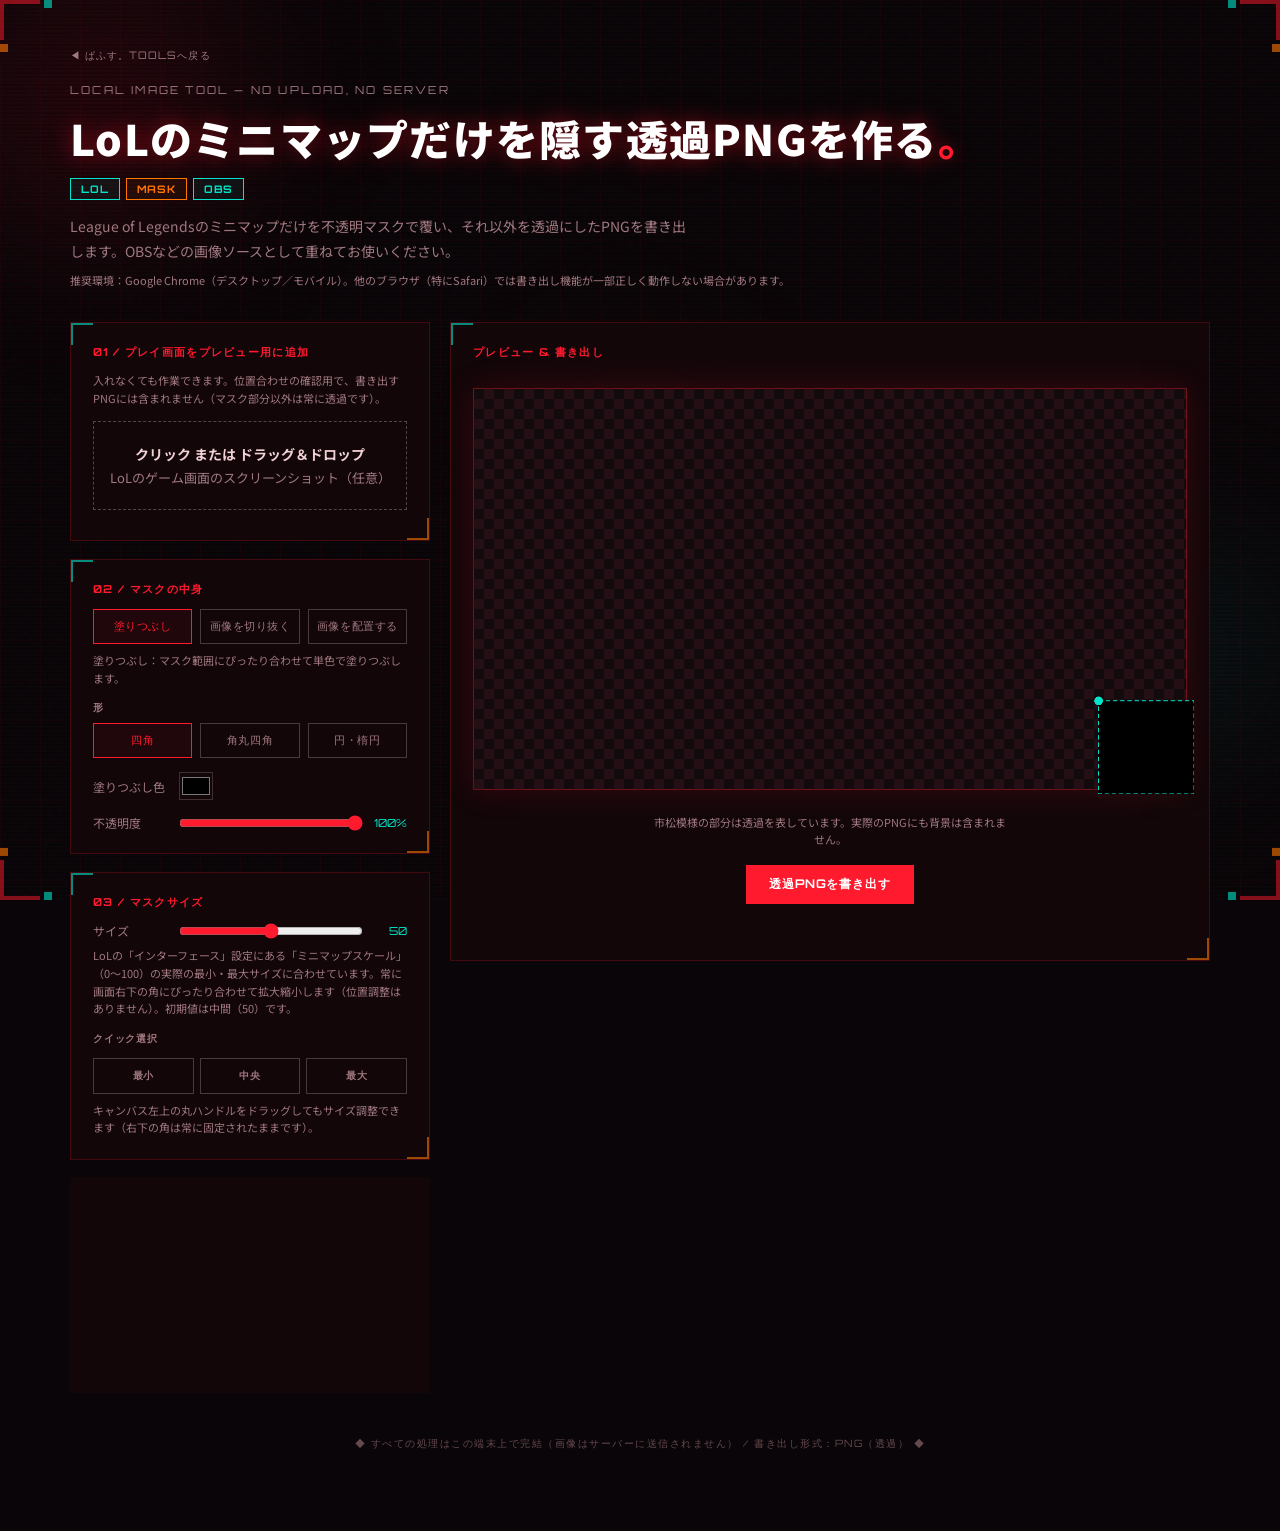
<file: tools/tools-map-mask-LoL.html>
<!DOCTYPE html>
<html lang="ja">
<head>
<meta charset="UTF-8">
<meta name="viewport" content="width=device-width, initial-scale=1.0">
<title>LoLミニマップ隠しジェネレーター — ぱふす。TOOLS</title>
<meta property="og:title" content="LoLミニマップ隠しジェネレーター | ぱふす。TOOLS">
<meta property="og:description" content="LoLのミニマップだけを隠す透過PNGを作るツール。ブラウザだけで動くので画像はアップロードされません。">
<meta property="og:url" content="https://puffsleeve.github.io/tools/tools-map-mask-LoL.html">
<meta property="og:type" content="website">
<meta name="twitter:card" content="summary">
<meta name="twitter:title" content="LoLミニマップ隠しジェネレーター | ぱふす。TOOLS">
<meta name="twitter:description" content="LoLのミニマップだけを隠す透過PNGを作るツール。ブラウザだけで動くので画像はアップロードされません。">
<link href="https://fonts.googleapis.com/css2?family=Zen+Kaku+Gothic+New:wght@400;700;900&family=Noto+Sans+JP:wght@400;700;900&family=Orbitron:wght@400;700;900&display=swap" rel="stylesheet">
<style>
  :root {
    --red: #ff1a2e;
    --red-dim: #cc0016;
    --red-glow: rgba(255,26,46,0.4);
    --teal: #00e5cc;
    --teal-glow: rgba(0,229,204,0.3);
    --orange: #ff7700;
    --dark: #0a0508;
    --dark2: #120a0c;
    --dark3: #1a0d10;
    --card-bg: rgba(20,8,10,0.85);
    --text: #f0d0d4;
    --text-dim: #a07880;
  }

  * { margin:0; padding:0; box-sizing:border-box; }

  body {
    background-color: var(--dark);
    color: var(--text);
    font-family: 'Noto Sans JP', sans-serif;
    min-height: 100vh;
    overflow-x: hidden;
    position: relative;
    padding: 40px 20px 80px;
  }

  .scanline {
    position: fixed; inset: 0;
    background: repeating-linear-gradient(0deg, transparent, transparent 2px, rgba(0,0,0,0.15) 2px, rgba(0,0,0,0.15) 4px);
    pointer-events: none; z-index: 50;
  }
  .noise {
    position: fixed; inset: 0;
    background-image: url("data:image/svg+xml,%3Csvg viewBox='0 0 200 200' xmlns='http://www.w3.org/2000/svg'%3E%3Cfilter id='n'%3E%3CfeTurbulence type='fractalNoise' baseFrequency='0.9' numOctaves='4' stitchTiles='stitch'/%3E%3C/filter%3E%3Crect width='100%25' height='100%25' filter='url(%23n)' opacity='0.04'/%3E%3C/svg%3E");
    pointer-events: none; z-index: 49; opacity: 0.5;
  }
  .bg-blob { position: fixed; border-radius: 50%; filter: blur(80px); pointer-events: none; z-index: 0; }
  .bg-blob-1 { width: 400px; height: 400px; background: radial-gradient(circle, rgba(255,26,46,0.18) 0%, transparent 70%); top: -100px; left: -100px; animation: blobMove1 8s ease-in-out infinite alternate; }
  .bg-blob-2 { width: 300px; height: 300px; background: radial-gradient(circle, rgba(0,229,204,0.12) 0%, transparent 70%); bottom: 100px; right: -50px; animation: blobMove2 10s ease-in-out infinite alternate; }
  .bg-blob-3 { width: 250px; height: 250px; background: radial-gradient(circle, rgba(255,119,0,0.1) 0%, transparent 70%); top: 50%; left: 50%; transform: translate(-50%,-50%); animation: blobMove3 12s ease-in-out infinite alternate; }
  @keyframes blobMove1 { to { transform: translate(40px, 60px); } }
  @keyframes blobMove2 { to { transform: translate(-30px, -40px); } }
  @keyframes blobMove3 { to { transform: translate(-50px, 30px); } }

  .grid-bg {
    position: fixed; inset: 0;
    background-image: linear-gradient(rgba(255,26,46,0.04) 1px, transparent 1px), linear-gradient(90deg, rgba(255,26,46,0.04) 1px, transparent 1px);
    background-size: 40px 40px; pointer-events: none; z-index: 0;
  }

  .corner-deco { position: fixed; z-index: 200; pointer-events: none; }
  .corner-deco svg { display: block; }
  .corner-tl { top: 0; left: 0; }
  .corner-tr { top: 0; right: 0; transform: scaleX(-1); }
  .corner-bl { bottom: 0; left: 0; transform: scaleY(-1); }
  .corner-br { bottom: 0; right: 0; transform: scale(-1); }

  .wrap { max-width: 1140px; margin: 0 auto; position: relative; z-index: 55; }

  header { margin-bottom: 32px; animation: fadeInDown 0.8s ease both; }
  @keyframes fadeInDown { from { opacity:0; transform:translateY(-20px); } to { opacity:1; transform:translateY(0); } }

  .eyebrow {
    font-family: 'Orbitron', monospace;
    font-size: 11px; letter-spacing: 0.2em; color: var(--text-dim);
    text-transform: uppercase; margin-bottom: 10px;
  }

  h1 {
    font-weight: 900; font-size: clamp(26px, 5vw, 42px);
    letter-spacing: 0.03em; margin: 0 0 10px; color: #fff;
    text-shadow: 0 0 20px var(--red-glow), 0 0 40px rgba(255,26,46,0.2);
  }
  h1 .dot { color: var(--red); }

  .tag-row { display:flex; gap:6px; flex-wrap:wrap; margin-bottom:14px; }
  .tag {
    font-size: 0.65rem; font-family: 'Orbitron', monospace; font-weight: 700;
    letter-spacing: 0.08em; padding: 3px 10px; border: 1px solid; text-transform: uppercase;
  }
  .tag-teal { color: var(--teal); border-color: var(--teal); background: rgba(0,229,204,0.06); }
  .tag-orange { color: var(--orange); border-color: var(--orange); background: rgba(255,119,0,0.06); }

  .sub { color: var(--text-dim); font-size: 14px; max-width: 620px; line-height: 1.8; }

  .grid { display:grid; grid-template-columns: 360px 1fr; gap: 20px; margin-top: 28px; }
  @media (max-width: 860px) { .grid { grid-template-columns: 1fr; } }

  @media (min-width: 861px) {
    .side-preview {
      position: sticky;
      top: 24px;
      align-self: start;
      max-height: calc(100vh - 48px);
      overflow-y: auto;
    }
  }

  .panel {
    background: var(--card-bg);
    border: 1px solid rgba(255,26,46,0.2);
    padding: 22px;
    position: relative;
    backdrop-filter: blur(4px);
  }
  .panel::before {
    content: ''; position: absolute; top: 0; left: 0; width: 20px; height: 20px;
    border-top: 2px solid var(--teal); border-left: 2px solid var(--teal); opacity: 0.6;
  }
  .panel::after {
    content: ''; position: absolute; bottom: 0; right: 0; width: 20px; height: 20px;
    border-bottom: 2px solid var(--orange); border-right: 2px solid var(--orange); opacity: 0.6;
  }
  .panel + .panel { margin-top: 18px; }

  .label {
    font-family: 'Orbitron', monospace; font-weight: 700; font-size: 11px;
    letter-spacing: 0.12em; color: var(--red); margin-bottom: 12px; display: block;
    text-transform: uppercase;
  }
  .sublabel {
    font-family: 'Orbitron', monospace; font-weight: 700; font-size: 10px;
    letter-spacing: 0.08em; color: var(--text-dim); margin: 14px 0 8px; display: block;
    text-transform: uppercase;
  }

  .subnote { font-size: 11px; color: var(--text-dim); line-height: 1.6; margin-top: 8px; }

  .dropzone {
    border: 1px dashed rgba(240,208,212,0.3);
    padding: 22px 16px; text-align: center; cursor: pointer;
    transition: border-color .15s, background .15s;
    font-size: 13px; color: var(--text-dim);
  }
  .dropzone:hover, .dropzone.drag { border-color: var(--teal); background: rgba(0,229,204,0.05); }
  .dropzone strong { color: var(--text); display: block; margin-bottom: 4px; font-size: 14px; }
  input[type=file] { display: none; }
  .filename { margin-top: 8px; font-size: 12px; color: var(--teal); word-break: break-all; }

  select, input[type=text] {
    width: 100%; font-family: 'Noto Sans JP', sans-serif;
    background: var(--dark2); border: 1px solid rgba(240,208,212,0.2);
    padding: 10px 12px; color: var(--text); font-size: 14px;
  }
  select:focus, input[type=text]:focus { outline: none; border-color: var(--red); }

  .row { display:flex; gap:10px; align-items:center; margin-top:14px; }
  .row label { font-size: 12px; color: var(--text-dim); min-width: 76px; }
  .row .valout { font-size: 11px; color: var(--teal); font-family:'Orbitron',monospace; min-width: 34px; text-align:right; }
  input[type=color] { width:34px; height:28px; border:1px solid rgba(240,208,212,0.2); background:none; cursor:pointer; padding:0; flex-shrink:0; }
  input[type=range] { flex:1; accent-color: var(--red); }
  input[type=number] {
    width: 100%; font-family: 'Noto Sans JP', sans-serif;
    background: var(--dark2); border: 1px solid rgba(240,208,212,0.2);
    padding: 8px 10px; color: var(--text); font-size: 13px;
  }
  input[type=number]:focus { outline: none; border-color: var(--red); }

  .toggle-row { display:flex; gap:8px; margin-top: 0; }
  .toggle-opt {
    flex:1; text-align:center; font-family:'Orbitron',monospace; font-size: 11px;
    letter-spacing: 0.05em; padding: 9px 6px; border: 1px solid rgba(240,208,212,0.25);
    color: var(--text-dim); cursor: pointer; transition: all .15s; background: transparent;
  }
  .toggle-opt.active { border-color: var(--red); color: var(--red); background: rgba(255,26,46,0.06); }
  .toggle-opt input { display:none; }

  .preset-grid { display:grid; grid-template-columns: repeat(3, 1fr); gap: 6px; margin-top: 12px; }
  .preset-grid .toggle-opt { padding: 10px 4px; font-size: 10px; }

  .stage { display:flex; flex-direction:column; align-items:center; gap:16px; }

  .canvas-frame {
    display: inline-block;
    border: 1px solid rgba(255,26,46,0.35);
    background:
      linear-gradient(45deg, #241014 25%, transparent 25%),
      linear-gradient(-45deg, #241014 25%, transparent 25%),
      linear-gradient(45deg, transparent 75%, #241014 75%),
      linear-gradient(-45deg, transparent 75%, #241014 75%);
    background-size: 20px 20px;
    background-position: 0 0, 0 10px, 10px -10px, -10px 0px;
    background-color: var(--dark2);
    max-width: 100%;
    box-shadow: 0 0 30px rgba(255,26,46,0.15);
    position: relative;
    line-height: 0;
    touch-action: none;
    user-select: none;
  }
  #previewCanvas { display:block; width:min(90vw, 720px); height:auto; }

  .controls { display:flex; gap:10px; flex-wrap:wrap; justify-content:center; }

  button {
    font-family: 'Orbitron', monospace; font-weight: 700;
    background: transparent; border: 1px solid var(--teal); color: var(--teal);
    padding: 10px 22px; font-size: 12px; letter-spacing: 0.08em;
    text-transform: uppercase; cursor: pointer; transition: background .15s, color .15s;
  }
  button:hover:not(:disabled) { background: var(--teal); color: var(--dark); }
  button:disabled { opacity: 0.3; cursor: not-allowed; border-color: rgba(240,208,212,0.2); color: var(--text-dim); }

  button.primary { background: var(--red); color: #fff; border-color: var(--red); }
  button.primary:hover:not(:disabled) { background: var(--red-dim); }

  .status { font-size: 12px; color: var(--text-dim); min-height: 18px; text-align: center; font-family:'Orbitron',monospace; }
  .status.done { color: var(--teal); }

  footer { margin-top: 44px; text-align: center; font-family:'Orbitron',monospace; font-size: 10px; letter-spacing: 0.15em; color: var(--text-dim); opacity: 0.6; text-transform: uppercase; }

  .back-link { display:inline-block; font-family:'Orbitron',monospace; font-size:0.65rem; letter-spacing:0.1em; color:var(--text-dim); text-decoration:none; margin-bottom:20px; transition: color .2s; }
  .back-link:hover { color: var(--red); }
</style>
</head>
<body>

<div class="scanline"></div>
<div class="noise"></div>
<div class="grid-bg"></div>
<div class="bg-blob bg-blob-1"></div>
<div class="bg-blob bg-blob-2"></div>
<div class="bg-blob bg-blob-3"></div>

<div class="corner-deco corner-tl"><svg width="60" height="60" viewBox="0 0 60 60" fill="none"><path d="M0 0 H40 V4 H4 V40 H0 Z" fill="#ff1a2e" opacity="0.5"/><rect x="44" y="0" width="8" height="8" fill="#00e5cc" opacity="0.6"/><rect x="0" y="44" width="8" height="8" fill="#ff7700" opacity="0.6"/></svg></div>
<div class="corner-deco corner-tr"><svg width="60" height="60" viewBox="0 0 60 60" fill="none"><path d="M0 0 H40 V4 H4 V40 H0 Z" fill="#ff1a2e" opacity="0.5"/><rect x="44" y="0" width="8" height="8" fill="#00e5cc" opacity="0.6"/><rect x="0" y="44" width="8" height="8" fill="#ff7700" opacity="0.6"/></svg></div>
<div class="corner-deco corner-bl"><svg width="60" height="60" viewBox="0 0 60 60" fill="none"><path d="M0 0 H40 V4 H4 V40 H0 Z" fill="#ff1a2e" opacity="0.5"/><rect x="44" y="0" width="8" height="8" fill="#00e5cc" opacity="0.6"/><rect x="0" y="44" width="8" height="8" fill="#ff7700" opacity="0.6"/></svg></div>
<div class="corner-deco corner-br"><svg width="60" height="60" viewBox="0 0 60 60" fill="none"><path d="M0 0 H40 V4 H4 V40 H0 Z" fill="#ff1a2e" opacity="0.5"/><rect x="44" y="0" width="8" height="8" fill="#00e5cc" opacity="0.6"/><rect x="0" y="44" width="8" height="8" fill="#ff7700" opacity="0.6"/></svg></div>

<div class="wrap">

  <a href="./" class="back-link">◀ ぱふす。TOOLSへ戻る</a>

  <header>
    <div class="eyebrow">Local Image Tool — No Upload, No Server</div>
    <h1>LoLのミニマップだけを隠す透過PNGを作る<span class="dot">。</span></h1>
    <div class="tag-row">
      <span class="tag tag-teal">LOL</span>
      <span class="tag tag-orange">MASK</span>
      <span class="tag tag-teal">OBS</span>
    </div>
    <div class="sub">League of Legendsのミニマップだけを不透明マスクで覆い、それ以外を透過にしたPNGを書き出します。OBSなどの画像ソースとして重ねてお使いください。</div>
    <div class="subnote" style="margin-top:8px;">推奨環境：Google Chrome（デスクトップ／モバイル）。他のブラウザ（特にSafari）では書き出し機能が一部正しく動作しない場合があります。</div>
  </header>

  <div class="grid">

    <div class="side">

      <div class="panel">
        <span class="label">01 / プレイ画面をプレビュー用に追加</span>
        <div class="subnote" style="margin-top:0;">入れなくても作業できます。位置合わせの確認用で、書き出すPNGには含まれません（マスク部分以外は常に透過です）。</div>
        <div style="margin-top:14px;">
          <div class="dropzone" id="dropzoneBg">
            <strong>クリック または ドラッグ＆ドロップ</strong>
            LoLのゲーム画面のスクリーンショット（任意）
          </div>
          <input type="file" id="bgInput" accept="image/*">
          <div class="filename" id="bgFilename"></div>
        </div>
      </div>

      <div class="panel">
        <span class="label">02 / マスクの中身</span>
        <div class="toggle-row">
          <label class="toggle-opt active" data-contenttype="fill"><input type="radio" name="contenttype" value="fill" checked>塗りつぶし</label>
          <label class="toggle-opt" data-contenttype="crop"><input type="radio" name="contenttype" value="crop">画像を切り抜く</label>
          <label class="toggle-opt" data-contenttype="place"><input type="radio" name="contenttype" value="place">画像を配置する</label>
        </div>
        <div class="subnote" id="contentTypeNote">塗りつぶし：マスク範囲にぴったり合わせて単色で塗りつぶします。</div>

        <div id="imageBlock" style="display:none; margin-top:14px;">
          <div class="dropzone" id="dropzoneImage">
            <strong>クリック または ドラッグ＆ドロップ</strong>
            隠す用の画像（png推奨・透過対応）
          </div>
          <input type="file" id="imageInput" accept="image/*">
          <div class="filename" id="imageFilename"></div>
        </div>

        <div id="shapeBlock" style="margin-top:14px;">
          <span class="sublabel">形</span>
          <div class="toggle-row">
            <label class="toggle-opt active" data-shape="rect"><input type="radio" name="shape" value="rect" checked>四角</label>
            <label class="toggle-opt" data-shape="round"><input type="radio" name="shape" value="round">角丸四角</label>
            <label class="toggle-opt" data-shape="circle"><input type="radio" name="shape" value="circle">円・楕円</label>
          </div>
        </div>

        <div class="row" id="colorRow">
          <label>塗りつぶし色</label>
          <input type="color" id="maskColor" value="#000000">
        </div>
        <div class="row">
          <label>不透明度</label>
          <input type="range" id="opacity" min="0" max="100" value="100">
          <span class="valout" id="opVal">100%</span>
        </div>
      </div>

      <div class="panel">
        <span class="label">03 / マスクサイズ</span>
        <div class="row" style="margin-top:0;">
          <label>サイズ</label>
          <input type="range" id="sizePct" min="0" max="100" value="50">
          <span class="valout" id="sizeVal">50</span>
        </div>
        <div class="subnote">LoLの「インターフェース」設定にある「ミニマップスケール」（0〜100）の実際の最小・最大サイズに合わせています。常に画面右下の角にぴったり合わせて拡大縮小します（位置調整はありません）。初期値は中間（50）です。</div>

        <span class="sublabel">クイック選択</span>
        <div class="preset-grid" style="grid-template-columns: repeat(3, 1fr);">
          <button class="toggle-opt" data-sizepreset="0">最小</button>
          <button class="toggle-opt" data-sizepreset="50">中央</button>
          <button class="toggle-opt" data-sizepreset="100">最大</button>
        </div>
        <div class="subnote">キャンバス左上の丸ハンドルをドラッグしてもサイズ調整できます（右下の角は常に固定されたままです）。</div>
      </div>

      <div class="panel">
        <span class="label">04 / 書き出し解像度</span>
        <select id="resPreset">
          <option value="1920x1080">1920 x 1080（フルHD）</option>
          <option value="2560x1440">2560 x 1440（WQHD）</option>
          <option value="1280x720">1280 x 720（HD）</option>
          <option value="3840x2160">3840 x 2160（4K）</option>
          <option value="custom">カスタム</option>
        </select>
        <div class="row" style="margin-top:10px;">
          <label>幅(px)</label>
          <input type="number" id="resW" value="1920" min="100">
        </div>
        <div class="row">
          <label>高さ(px)</label>
          <input type="number" id="resH" value="1080" min="100">
        </div>
      </div>

    </div>

    <div class="side side-preview">
      <div class="panel stage">
        <span class="label" style="align-self:flex-start;">プレビュー & 書き出し</span>
        <div class="canvas-frame" id="canvasFrame">
          <canvas id="previewCanvas" width="1920" height="1080"></canvas>
        </div>
        <div class="subnote" style="max-width:360px; text-align:center;">市松模様の部分は透過を表しています。実際のPNGにも背景は含まれません。</div>
        <div class="controls">
          <button id="exportBtn" class="primary">透過PNGを書き出す</button>
        </div>
        <div class="status" id="status"></div>
      </div>
    </div>

  </div>

  <footer>◆ すべての処理はこの端末上で完結（画像はサーバーに送信されません） / 書き出し形式：PNG（透過） ◆</footer>
</div>

<script>
(function(){
  const canvasFrame = document.getElementById('canvasFrame');
  const canvas = document.getElementById('previewCanvas');
  const ctx = canvas.getContext('2d');
  const statusEl = document.getElementById('status');

  let bgImage = null;
  let dpr = window.devicePixelRatio || 1;

  const state = {
    contentType: 'fill', // 'fill' | 'crop' | 'place'
    image: null,
    shape: 'rect',
    sizePct: 50,
    xPct: 83, yPct: 72, wPct: 17, hPct: 28,
    color: '#000000',
    opacity: 100
  };

  // LoLの「ミニマップスケール」(0〜100)の実際のサイズ範囲を画面比率(%)で近似したもの。
  // ミニマップは常に画面右下の角にぴったり合わせて拡大縮小する（位置調整なし）。
  const MINIMAP_RANGE = {
    wMin: 6.0,  wMax: 20.5,
    hMin: 10.0, hMax: 36.0,
    marginRightPct: 0,
    marginBottomPct: 0
  };

  function lerp(a, b, t){ return a + (b - a) * t; }

  function applySizePct(pct){
    pct = Math.max(0, Math.min(100, pct));
    state.sizePct = pct;
    const t = pct / 100;
    state.wPct = lerp(MINIMAP_RANGE.wMin, MINIMAP_RANGE.wMax, t);
    state.hPct = lerp(MINIMAP_RANGE.hMin, MINIMAP_RANGE.hMax, t);
    state.xPct = 100 - MINIMAP_RANGE.marginRightPct - state.wPct;
    state.yPct = 100 - MINIMAP_RANGE.marginBottomPct - state.hPct;
  }

  const resPreset = document.getElementById('resPreset');
  const resW = document.getElementById('resW');
  const resH = document.getElementById('resH');
  const dropzoneBg = document.getElementById('dropzoneBg');
  const bgInput = document.getElementById('bgInput');
  const bgFilenameEl = document.getElementById('bgFilename');

  const imageBlock = document.getElementById('imageBlock');
  const shapeBlock = document.getElementById('shapeBlock');
  const colorRow = document.getElementById('colorRow');
  const contentTypeNote = document.getElementById('contentTypeNote');
  const dropzoneImage = document.getElementById('dropzoneImage');
  const imageInput = document.getElementById('imageInput');
  const imageFilenameEl = document.getElementById('imageFilename');

  const CONTENT_NOTES = {
    fill: '塗りつぶし：マスク範囲にぴったり合わせて単色で塗りつぶします。',
    crop: '画像を切り抜く：画像を拡大縮小してマスク範囲を隙間なく埋めます（はみ出す部分は切り取られ、範囲より外にはみ出しません）。',
    place: '画像を配置する：画像をそのままの縦横比でマスク範囲内に収めて置くだけです（地図上の参考位置を示すイメージ）。'
  };

  function hexToRgb(hex){
    const m = hex.replace('#','');
    const bigint = parseInt(m,16);
    return { r:(bigint>>16)&255, g:(bigint>>8)&255, b:bigint&255 };
  }

  function roundRectPath(context, x, y, w, h, rad){
    const r = Math.min(rad, w/2, h/2);
    context.moveTo(x+r, y);
    context.lineTo(x+w-r, y);
    context.arcTo(x+w, y, x+w, y+r, r);
    context.lineTo(x+w, y+h-r);
    context.arcTo(x+w, y+h, x+w-r, y+h, r);
    context.lineTo(x+r, y+h);
    context.arcTo(x, y+h, x, y+h-r, r);
    context.lineTo(x, y+r);
    context.arcTo(x, y, x+r, y, r);
    context.closePath();
  }

  function maskRectPx(w, h){
    const mw = w * state.wPct/100;
    const mh = h * state.hPct/100;
    const mx = w * state.xPct/100;
    const my = h * state.yPct/100;
    return {x:mx, y:my, w:mw, h:mh};
  }

  function shapePath(context, r){
    context.beginPath();
    if(state.shape === 'circle'){
      const cx = r.x + r.w/2, cy = r.y + r.h/2;
      context.ellipse(cx, cy, r.w/2, r.h/2, 0, 0, Math.PI*2);
    } else if(state.shape === 'round'){
      roundRectPath(context, r.x, r.y, r.w, r.h, Math.min(r.w, r.h) * 0.18);
    } else {
      context.rect(r.x, r.y, r.w, r.h);
    }
  }

  // contain-fit: 画像をそのままの比率でマスク範囲に収める（はみ出さず、余白ができることがある）
  function drawContainImage(context, img, r){
    const iw = img.naturalWidth || img.width, ih = img.naturalHeight || img.height;
    if(!iw || !ih) return;
    const scale = Math.min(r.w/iw, r.h/ih);
    const dw = iw*scale, dh = ih*scale;
    const dx = r.x + (r.w-dw)/2;
    const dy = r.y + (r.h-dh)/2;
    context.drawImage(img, dx, dy, dw, dh);
  }

  // cover-fit: 画像を拡大縮小してマスク範囲を隙間なく埋める（はみ出す部分はクリップされる）
  function drawCoverImage(context, img, r){
    const iw = img.naturalWidth || img.width, ih = img.naturalHeight || img.height;
    if(!iw || !ih) return;
    const scale = Math.max(r.w/iw, r.h/ih);
    const dw = iw*scale, dh = ih*scale;
    const dx = r.x + (r.w-dw)/2;
    const dy = r.y + (r.h-dh)/2;
    context.drawImage(img, dx, dy, dw, dh);
  }

  // draws only the actual exportable mask content (no editing UI)
  function drawMaskContent(context, r){
    const alpha = state.opacity/100;
    context.save();
    context.globalAlpha = alpha;

    if(state.contentType === 'fill'){
      context.fillStyle = state.color;
      shapePath(context, r);
      context.fill();
    } else if(state.contentType === 'crop' && state.image){
      context.save();
      shapePath(context, r);
      context.clip();
      drawCoverImage(context, state.image, r);
      context.restore();
    } else if(state.contentType === 'place' && state.image){
      drawContainImage(context, state.image, r);
    }
    context.restore();
  }

  function updateVisibility(){
    const ct = state.contentType;
    shapeBlock.style.display = (ct === 'fill' || ct === 'crop') ? 'block' : 'none';
    imageBlock.style.display = (ct === 'crop' || ct === 'place') ? 'block' : 'none';
    colorRow.style.display = (ct === 'fill') ? 'flex' : 'none';
    contentTypeNote.textContent = CONTENT_NOTES[ct] || '';
  }

  // ---- resolution sync (canvas intrinsic size = export size) ----
  function applyResolution(){
    const w = parseInt(resW.value,10) || 1920;
    const h = parseInt(resH.value,10) || 1080;
    canvas.width = w;
    canvas.height = h;
    canvasFrame.style.aspectRatio = `${w} / ${h}`;
    draw();
  }

  resPreset.addEventListener('change', ()=>{
    if(resPreset.value === 'custom') return;
    const [w,h] = resPreset.value.split('x').map(Number);
    resW.value = w; resH.value = h;
    applyResolution();
  });
  [resW, resH].forEach(el=>{
    el.addEventListener('input', ()=>{
      resPreset.value = 'custom';
      applyResolution();
    });
  });

  // ---- background preview screenshot (always optional, no on/off toggle) ----
  dropzoneBg.addEventListener('click', ()=> bgInput.click());
  dropzoneBg.addEventListener('dragover', e=>{ e.preventDefault(); dropzoneBg.classList.add('drag'); });
  dropzoneBg.addEventListener('dragleave', ()=> dropzoneBg.classList.remove('drag'));
  dropzoneBg.addEventListener('drop', e=>{
    e.preventDefault(); dropzoneBg.classList.remove('drag');
    const f = e.dataTransfer.files[0];
    if(f && f.type.startsWith('image/')) loadBg(f);
  });
  bgInput.addEventListener('change', e=>{ if(e.target.files[0]) loadBg(e.target.files[0]); });

  function loadBg(file){
    const img = new Image();
    img.onload = ()=>{
      bgImage = img;
      bgFilenameEl.textContent = `${file.name}（${img.naturalWidth}×${img.naturalHeight}px）`;
      draw();
    };
    img.src = URL.createObjectURL(file);
  }

  // ---- mask content type toggle (塗りつぶし / 画像を切り抜く / 画像を配置する) ----
  document.querySelectorAll('.toggle-opt[data-contenttype]').forEach(opt=>{
    opt.addEventListener('click', ()=>{
      document.querySelectorAll('.toggle-opt[data-contenttype]').forEach(o=>o.classList.remove('active'));
      opt.classList.add('active');
      opt.querySelector('input').checked = true;
      state.contentType = opt.dataset.contenttype;
      updateVisibility();
      draw();
    });
  });

  // ---- image upload (used by 切り抜く / 配置する) ----
  dropzoneImage.addEventListener('click', ()=> imageInput.click());
  dropzoneImage.addEventListener('dragover', e=>{ e.preventDefault(); dropzoneImage.classList.add('drag'); });
  dropzoneImage.addEventListener('dragleave', ()=> dropzoneImage.classList.remove('drag'));
  dropzoneImage.addEventListener('drop', e=>{
    e.preventDefault(); dropzoneImage.classList.remove('drag');
    const f = e.dataTransfer.files[0];
    if(f && f.type.startsWith('image/')) loadImage(f);
  });
  imageInput.addEventListener('change', e=>{ if(e.target.files[0]) loadImage(e.target.files[0]); });

  function loadImage(file){
    const img = new Image();
    img.onload = ()=>{
      state.image = img;
      imageFilenameEl.textContent = `${file.name}（${img.naturalWidth}×${img.naturalHeight}px）`;
      draw();
    };
    img.src = URL.createObjectURL(file);
  }

  // ---- shape toggle ----
  document.querySelectorAll('.toggle-opt[data-shape]').forEach(opt=>{
    opt.addEventListener('click', ()=>{
      document.querySelectorAll('.toggle-opt[data-shape]').forEach(o=>o.classList.remove('active'));
      opt.classList.add('active');
      opt.querySelector('input').checked = true;
      state.shape = opt.dataset.shape;
      draw();
    });
  });

  // ---- size (LoLミニマップスケール相当) ----
  document.getElementById('sizePct').addEventListener('input', e=>{
    applySizePct(parseFloat(e.target.value));
    syncInputs();
    draw();
  });

  // ---- size quick presets (最小 / 中央 / 最大) ----
  document.querySelectorAll('.preset-grid [data-sizepreset]').forEach(btn=>{
    btn.addEventListener('click', ()=>{
      applySizePct(parseFloat(btn.dataset.sizepreset));
      syncInputs();
      draw();
    });
  });

  // ---- sliders ----
  function syncInputs(){
    document.getElementById('sizePct').value = state.sizePct;
    document.getElementById('sizeVal').textContent = Math.round(state.sizePct);
    document.getElementById('opVal').textContent = Math.round(state.opacity) + '%';
  }
  document.getElementById('opacity').addEventListener('input', e=>{
    state.opacity = parseFloat(e.target.value);
    syncInputs();
    draw();
  });
  document.getElementById('maskColor').addEventListener('input', e=>{
    state.color = e.target.value;
    draw();
  });

  // ---- draw ----
  function draw(){
    const w = canvas.width, h = canvas.height;
    ctx.clearRect(0,0,w,h);

    if(bgImage){
      const scale = Math.max(w/bgImage.width, h/bgImage.height);
      const dw = bgImage.width*scale, dh = bgImage.height*scale;
      const dx = (w-dw)/2, dy = (h-dh)/2;
      ctx.drawImage(bgImage, dx, dy, dw, dh);
    }
    // no screenshot loaded -> keep transparent (checker shows through canvas-frame)

    const r = maskRectPx(w, h);
    drawMaskContent(ctx, r);

    // editing outline + handle (UI only, stripped out at export time)
    ctx.save();
    ctx.strokeStyle = '#00e5cc';
    ctx.lineWidth = Math.max(2, w*0.0015);
    ctx.setLineDash([w*0.006, w*0.004]);
    ctx.strokeRect(r.x, r.y, r.w, r.h);
    ctx.restore();

    ctx.fillStyle = '#00e5cc';
    ctx.beginPath();
    ctx.arc(r.x, r.y, Math.max(7, w*0.006), 0, Math.PI*2);
    ctx.fill();
  }

  // マスクは常に右下の角にぴったり固定。リサイズは左上のハンドルをドラッグして行う
  // （右下の角は動かさず、左上の位置だけが変わることでサイズが変化する）。
  let dragMode = null;
  let dragStart = null;

  function pointerPos(e){
    const rect = canvas.getBoundingClientRect();
    const clientX = e.touches ? e.touches[0].clientX : e.clientX;
    const clientY = e.touches ? e.touches[0].clientY : e.clientY;
    return {
      x: (clientX - rect.left) * (canvas.width/rect.width),
      y: (clientY - rect.top) * (canvas.height/rect.height)
    };
  }

  function onDown(e){
    const pos = pointerPos(e);
    const r = maskRectPx(canvas.width, canvas.height);
    const handleDist = Math.hypot(pos.x-r.x, pos.y-r.y);
    const handleR = Math.max(14, canvas.width*0.012);
    if(handleDist < handleR){
      dragMode = 'resize';
      dragStart = { pos, rect: {...r} };
      e.preventDefault();
    } else {
      dragMode = null;
    }
  }

  function onMove(e){
    if(dragMode !== 'resize') return;
    const pos = pointerPos(e);
    const dx = pos.x - dragStart.pos.x;
    const dy = pos.y - dragStart.pos.y;
    const w = canvas.width, h = canvas.height;

    const fixedRightPx = w * (100 - MINIMAP_RANGE.marginRightPct) / 100;
    const fixedBottomPx = h * (100 - MINIMAP_RANGE.marginBottomPct) / 100;

    let newX = dragStart.rect.x + dx;
    let newY = dragStart.rect.y + dy;
    newX = Math.max(0, Math.min(newX, fixedRightPx - 10));
    newY = Math.max(0, Math.min(newY, fixedBottomPx - 10));

    state.xPct = newX/w*100;
    state.yPct = newY/h*100;
    state.wPct = (fixedRightPx - newX)/w*100;
    state.hPct = (fixedBottomPx - newY)/h*100;

    // サイズスライダーの表示もおおよそ同期させる
    const t = (state.wPct - MINIMAP_RANGE.wMin) / (MINIMAP_RANGE.wMax - MINIMAP_RANGE.wMin);
    state.sizePct = Math.max(0, Math.min(100, t*100));

    syncInputs();
    draw();
    e.preventDefault();
  }

  function onUp(){ dragMode = null; }

  canvas.addEventListener('mousedown', onDown);
  window.addEventListener('mousemove', onMove);
  window.addEventListener('mouseup', onUp);
  canvas.addEventListener('touchstart', onDown, {passive:false});
  window.addEventListener('touchmove', onMove, {passive:false});
  window.addEventListener('touchend', onUp);

  // ---- export (background is never included) ----
  document.getElementById('exportBtn').addEventListener('click', ()=>{
    const w = canvas.width, h = canvas.height;
    const off = document.createElement('canvas');
    off.width = w; off.height = h;
    const octx = off.getContext('2d');
    octx.clearRect(0,0,w,h);

    const r = maskRectPx(w, h);
    drawMaskContent(octx, r);

    off.toBlob((blob)=>{
      const url = URL.createObjectURL(blob);
      const a = document.createElement('a');
      a.href = url;
      a.download = `lol_minimap_mask_${w}x${h}.png`;
      document.body.appendChild(a);
      a.click();
      document.body.removeChild(a);
      URL.revokeObjectURL(url);
      statusEl.textContent = '書き出し完了。ファイルを保存しました。';
      statusEl.className = 'status done';
    }, 'image/png');
  });

  applySizePct(50);
  applyResolution();
  syncInputs();
  updateVisibility();
})();
</script>

</body>
</html>
</file>
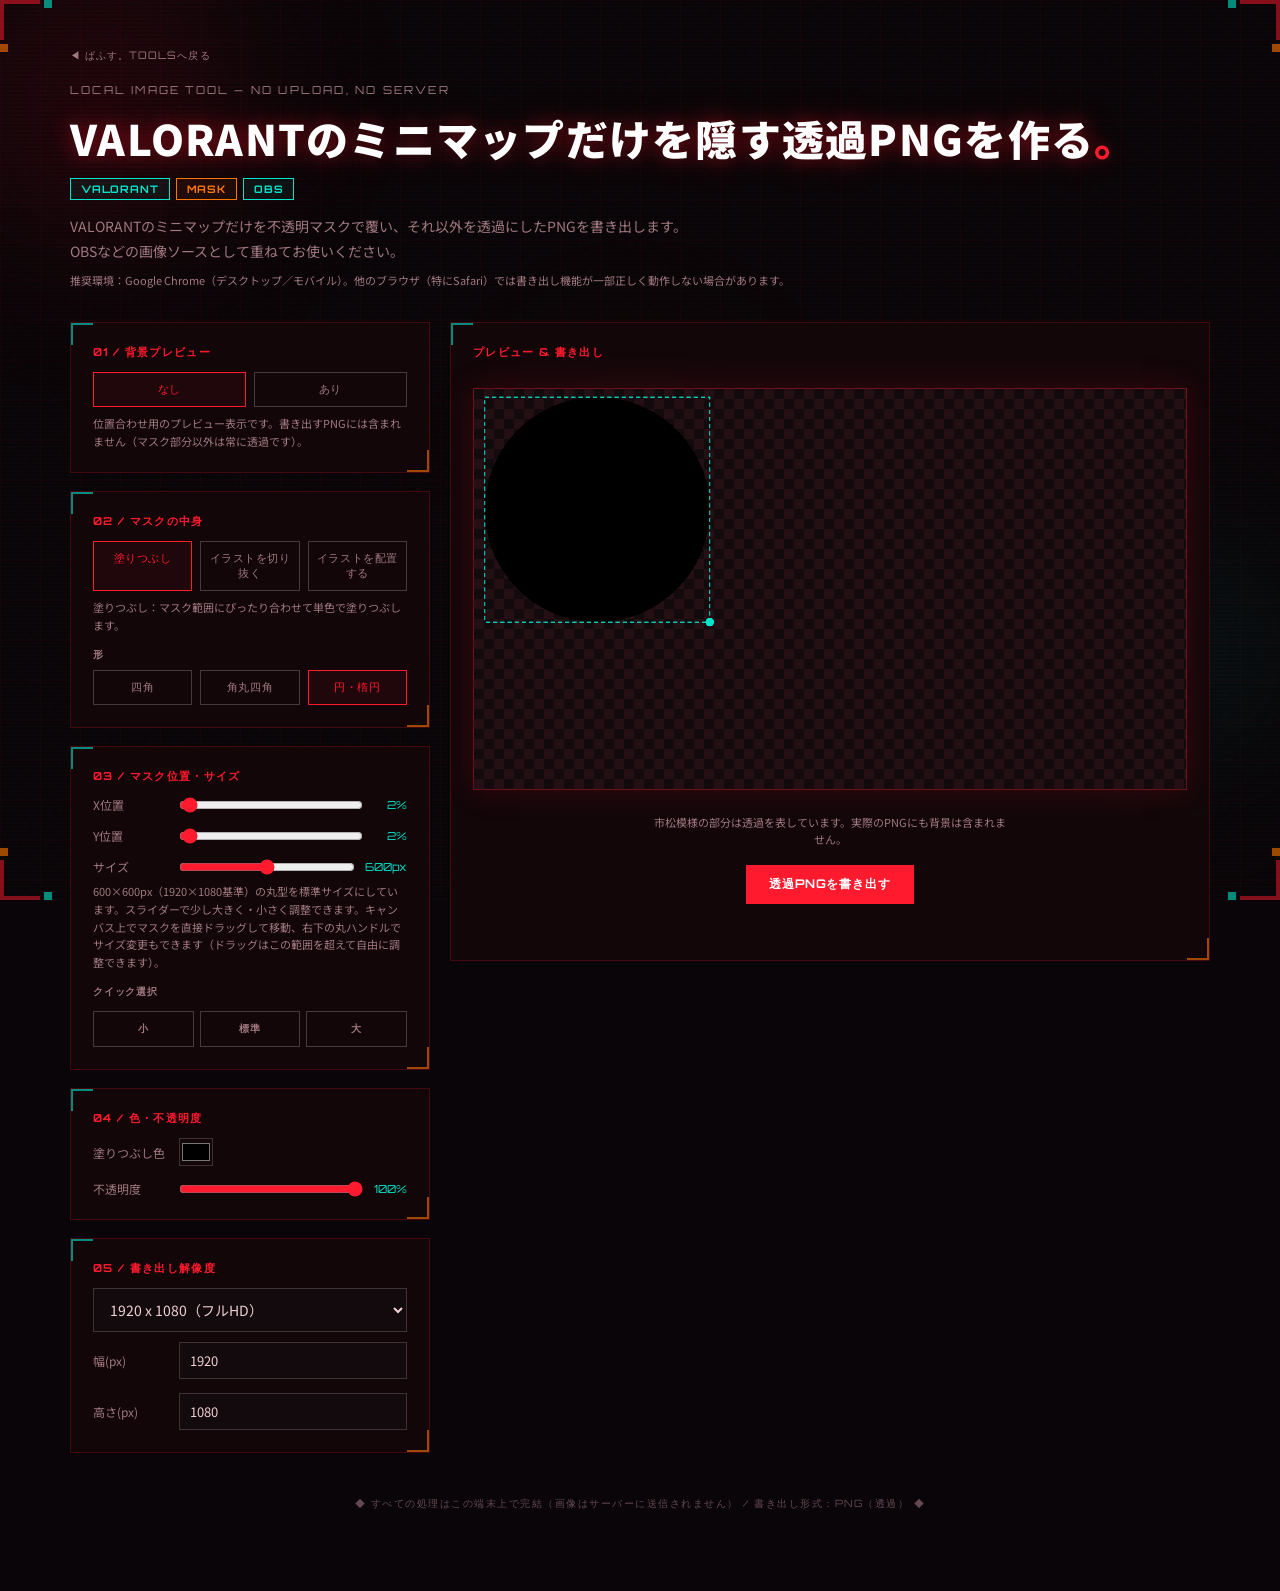
<file: tools/tools-map-mask-valorant.html>
<!DOCTYPE html>
<html lang="ja">
<head>
<meta charset="UTF-8">
<meta name="viewport" content="width=device-width, initial-scale=1.0">
<title>VALORANTミニマップ隠しジェネレーター — ぱふす。TOOLS</title>
<meta property="og:title" content="VALORANTミニマップ隠しジェネレーター | ぱふす。TOOLS">
<meta property="og:description" content="VALORANTのミニマップだけを隠す透過PNGを作るツール。ブラウザだけで動くので画像はアップロードされません。">
<meta property="og:url" content="https://puffsleeve.github.io/tools/tools-map-mask-valorant.html">
<meta property="og:type" content="website">
<meta name="twitter:card" content="summary">
<meta name="twitter:title" content="VALORANTミニマップ隠しジェネレーター | ぱふす。TOOLS">
<meta name="twitter:description" content="VALORANTのミニマップだけを隠す透過PNGを作るツール。ブラウザだけで動くので画像はアップロードされません。">
<link href="https://fonts.googleapis.com/css2?family=Zen+Kaku+Gothic+New:wght@400;700;900&family=Noto+Sans+JP:wght@400;700;900&family=Orbitron:wght@400;700;900&display=swap" rel="stylesheet">
<style>
  :root {
    --red: #ff1a2e;
    --red-dim: #cc0016;
    --red-glow: rgba(255,26,46,0.4);
    --teal: #00e5cc;
    --teal-glow: rgba(0,229,204,0.3);
    --orange: #ff7700;
    --dark: #0a0508;
    --dark2: #120a0c;
    --dark3: #1a0d10;
    --card-bg: rgba(20,8,10,0.85);
    --text: #f0d0d4;
    --text-dim: #a07880;
  }

  * { margin:0; padding:0; box-sizing:border-box; }

  body {
    background-color: var(--dark);
    color: var(--text);
    font-family: 'Noto Sans JP', sans-serif;
    min-height: 100vh;
    overflow-x: hidden;
    position: relative;
    padding: 40px 20px 80px;
  }

  .scanline {
    position: fixed; inset: 0;
    background: repeating-linear-gradient(0deg, transparent, transparent 2px, rgba(0,0,0,0.15) 2px, rgba(0,0,0,0.15) 4px);
    pointer-events: none; z-index: 50;
  }
  .noise {
    position: fixed; inset: 0;
    background-image: url("data:image/svg+xml,%3Csvg viewBox='0 0 200 200' xmlns='http://www.w3.org/2000/svg'%3E%3Cfilter id='n'%3E%3CfeTurbulence type='fractalNoise' baseFrequency='0.9' numOctaves='4' stitchTiles='stitch'/%3E%3C/filter%3E%3Crect width='100%25' height='100%25' filter='url(%23n)' opacity='0.04'/%3E%3C/svg%3E");
    pointer-events: none; z-index: 49; opacity: 0.5;
  }
  .bg-blob { position: fixed; border-radius: 50%; filter: blur(80px); pointer-events: none; z-index: 0; }
  .bg-blob-1 { width: 400px; height: 400px; background: radial-gradient(circle, rgba(255,26,46,0.18) 0%, transparent 70%); top: -100px; left: -100px; animation: blobMove1 8s ease-in-out infinite alternate; }
  .bg-blob-2 { width: 300px; height: 300px; background: radial-gradient(circle, rgba(0,229,204,0.12) 0%, transparent 70%); bottom: 100px; right: -50px; animation: blobMove2 10s ease-in-out infinite alternate; }
  .bg-blob-3 { width: 250px; height: 250px; background: radial-gradient(circle, rgba(255,119,0,0.1) 0%, transparent 70%); top: 50%; left: 50%; transform: translate(-50%,-50%); animation: blobMove3 12s ease-in-out infinite alternate; }
  @keyframes blobMove1 { to { transform: translate(40px, 60px); } }
  @keyframes blobMove2 { to { transform: translate(-30px, -40px); } }
  @keyframes blobMove3 { to { transform: translate(-50px, 30px); } }

  .grid-bg {
    position: fixed; inset: 0;
    background-image: linear-gradient(rgba(255,26,46,0.04) 1px, transparent 1px), linear-gradient(90deg, rgba(255,26,46,0.04) 1px, transparent 1px);
    background-size: 40px 40px; pointer-events: none; z-index: 0;
  }

  .corner-deco { position: fixed; z-index: 200; pointer-events: none; }
  .corner-deco svg { display: block; }
  .corner-tl { top: 0; left: 0; }
  .corner-tr { top: 0; right: 0; transform: scaleX(-1); }
  .corner-bl { bottom: 0; left: 0; transform: scaleY(-1); }
  .corner-br { bottom: 0; right: 0; transform: scale(-1); }

  .wrap { max-width: 1140px; margin: 0 auto; position: relative; z-index: 55; }

  header { margin-bottom: 32px; animation: fadeInDown 0.8s ease both; }
  @keyframes fadeInDown { from { opacity:0; transform:translateY(-20px); } to { opacity:1; transform:translateY(0); } }

  .eyebrow {
    font-family: 'Orbitron', monospace;
    font-size: 11px; letter-spacing: 0.2em; color: var(--text-dim);
    text-transform: uppercase; margin-bottom: 10px;
  }

  h1 {
    font-weight: 900; font-size: clamp(26px, 5vw, 42px);
    letter-spacing: 0.03em; margin: 0 0 10px; color: #fff;
    text-shadow: 0 0 20px var(--red-glow), 0 0 40px rgba(255,26,46,0.2);
  }
  h1 .dot { color: var(--red); }

  .tag-row { display:flex; gap:6px; flex-wrap:wrap; margin-bottom:14px; }
  .tag {
    font-size: 0.65rem; font-family: 'Orbitron', monospace; font-weight: 700;
    letter-spacing: 0.08em; padding: 3px 10px; border: 1px solid; text-transform: uppercase;
  }
  .tag-teal { color: var(--teal); border-color: var(--teal); background: rgba(0,229,204,0.06); }
  .tag-orange { color: var(--orange); border-color: var(--orange); background: rgba(255,119,0,0.06); }

  .sub { color: var(--text-dim); font-size: 14px; max-width: 620px; line-height: 1.8; }

  .grid { display:grid; grid-template-columns: 360px 1fr; gap: 20px; margin-top: 28px; }
  @media (max-width: 860px) { .grid { grid-template-columns: 1fr; } }

  @media (min-width: 861px) {
    .side-preview {
      position: sticky;
      top: 24px;
      align-self: start;
      max-height: calc(100vh - 48px);
      overflow-y: auto;
    }
  }

  .panel {
    background: var(--card-bg);
    border: 1px solid rgba(255,26,46,0.2);
    padding: 22px;
    position: relative;
    backdrop-filter: blur(4px);
  }
  .panel::before {
    content: ''; position: absolute; top: 0; left: 0; width: 20px; height: 20px;
    border-top: 2px solid var(--teal); border-left: 2px solid var(--teal); opacity: 0.6;
  }
  .panel::after {
    content: ''; position: absolute; bottom: 0; right: 0; width: 20px; height: 20px;
    border-bottom: 2px solid var(--orange); border-right: 2px solid var(--orange); opacity: 0.6;
  }
  .panel + .panel { margin-top: 18px; }

  .label {
    font-family: 'Orbitron', monospace; font-weight: 700; font-size: 11px;
    letter-spacing: 0.12em; color: var(--red); margin-bottom: 12px; display: block;
    text-transform: uppercase;
  }
  .sublabel {
    font-family: 'Orbitron', monospace; font-weight: 700; font-size: 10px;
    letter-spacing: 0.08em; color: var(--text-dim); margin: 14px 0 8px; display: block;
    text-transform: uppercase;
  }

  .subnote { font-size: 11px; color: var(--text-dim); line-height: 1.6; margin-top: 8px; }

  .dropzone {
    border: 1px dashed rgba(240,208,212,0.3);
    padding: 22px 16px; text-align: center; cursor: pointer;
    transition: border-color .15s, background .15s;
    font-size: 13px; color: var(--text-dim);
  }
  .dropzone:hover, .dropzone.drag { border-color: var(--teal); background: rgba(0,229,204,0.05); }
  .dropzone strong { color: var(--text); display: block; margin-bottom: 4px; font-size: 14px; }
  input[type=file] { display: none; }
  .filename { margin-top: 8px; font-size: 12px; color: var(--teal); word-break: break-all; }

  select, input[type=text] {
    width: 100%; font-family: 'Noto Sans JP', sans-serif;
    background: var(--dark2); border: 1px solid rgba(240,208,212,0.2);
    padding: 10px 12px; color: var(--text); font-size: 14px;
  }
  select:focus, input[type=text]:focus { outline: none; border-color: var(--red); }

  .row { display:flex; gap:10px; align-items:center; margin-top:14px; }
  .row label { font-size: 12px; color: var(--text-dim); min-width: 76px; }
  .row .valout { font-size: 11px; color: var(--teal); font-family:'Orbitron',monospace; min-width: 34px; text-align:right; }
  input[type=color] { width:34px; height:28px; border:1px solid rgba(240,208,212,0.2); background:none; cursor:pointer; padding:0; flex-shrink:0; }
  input[type=range] { flex:1; accent-color: var(--red); }
  input[type=number] {
    width: 100%; font-family: 'Noto Sans JP', sans-serif;
    background: var(--dark2); border: 1px solid rgba(240,208,212,0.2);
    padding: 8px 10px; color: var(--text); font-size: 13px;
  }
  input[type=number]:focus { outline: none; border-color: var(--red); }

  .toggle-row { display:flex; gap:8px; margin-top: 0; }
  .toggle-opt {
    flex:1; text-align:center; font-family:'Orbitron',monospace; font-size: 11px;
    letter-spacing: 0.05em; padding: 9px 6px; border: 1px solid rgba(240,208,212,0.25);
    color: var(--text-dim); cursor: pointer; transition: all .15s; background: transparent;
  }
  .toggle-opt.active { border-color: var(--red); color: var(--red); background: rgba(255,26,46,0.06); }
  .toggle-opt input { display:none; }

  .preset-grid { display:grid; grid-template-columns: repeat(3, 1fr); gap: 6px; margin-top: 12px; }
  .preset-grid .toggle-opt { padding: 10px 4px; font-size: 10px; }

  .stage { display:flex; flex-direction:column; align-items:center; gap:16px; }

  .canvas-frame {
    display: inline-block;
    border: 1px solid rgba(255,26,46,0.35);
    background:
      linear-gradient(45deg, #241014 25%, transparent 25%),
      linear-gradient(-45deg, #241014 25%, transparent 25%),
      linear-gradient(45deg, transparent 75%, #241014 75%),
      linear-gradient(-45deg, transparent 75%, #241014 75%);
    background-size: 20px 20px;
    background-position: 0 0, 0 10px, 10px -10px, -10px 0px;
    background-color: var(--dark2);
    max-width: 100%;
    box-shadow: 0 0 30px rgba(255,26,46,0.15);
    position: relative;
    line-height: 0;
    touch-action: none;
    user-select: none;
  }
  #previewCanvas { display:block; width:min(90vw, 720px); height:auto; }

  .controls { display:flex; gap:10px; flex-wrap:wrap; justify-content:center; }

  button {
    font-family: 'Orbitron', monospace; font-weight: 700;
    background: transparent; border: 1px solid var(--teal); color: var(--teal);
    padding: 10px 22px; font-size: 12px; letter-spacing: 0.08em;
    text-transform: uppercase; cursor: pointer; transition: background .15s, color .15s;
  }
  button:hover:not(:disabled) { background: var(--teal); color: var(--dark); }
  button:disabled { opacity: 0.3; cursor: not-allowed; border-color: rgba(240,208,212,0.2); color: var(--text-dim); }

  button.primary { background: var(--red); color: #fff; border-color: var(--red); }
  button.primary:hover:not(:disabled) { background: var(--red-dim); }

  .status { font-size: 12px; color: var(--text-dim); min-height: 18px; text-align: center; font-family:'Orbitron',monospace; }
  .status.done { color: var(--teal); }

  footer { margin-top: 44px; text-align: center; font-family:'Orbitron',monospace; font-size: 10px; letter-spacing: 0.15em; color: var(--text-dim); opacity: 0.6; text-transform: uppercase; }

  .back-link { display:inline-block; font-family:'Orbitron',monospace; font-size:0.65rem; letter-spacing:0.1em; color:var(--text-dim); text-decoration:none; margin-bottom:20px; transition: color .2s; }
  .back-link:hover { color: var(--red); }
</style>
</head>
<body>

<div class="scanline"></div>
<div class="noise"></div>
<div class="grid-bg"></div>
<div class="bg-blob bg-blob-1"></div>
<div class="bg-blob bg-blob-2"></div>
<div class="bg-blob bg-blob-3"></div>

<div class="corner-deco corner-tl"><svg width="60" height="60" viewBox="0 0 60 60" fill="none"><path d="M0 0 H40 V4 H4 V40 H0 Z" fill="#ff1a2e" opacity="0.5"/><rect x="44" y="0" width="8" height="8" fill="#00e5cc" opacity="0.6"/><rect x="0" y="44" width="8" height="8" fill="#ff7700" opacity="0.6"/></svg></div>
<div class="corner-deco corner-tr"><svg width="60" height="60" viewBox="0 0 60 60" fill="none"><path d="M0 0 H40 V4 H4 V40 H0 Z" fill="#ff1a2e" opacity="0.5"/><rect x="44" y="0" width="8" height="8" fill="#00e5cc" opacity="0.6"/><rect x="0" y="44" width="8" height="8" fill="#ff7700" opacity="0.6"/></svg></div>
<div class="corner-deco corner-bl"><svg width="60" height="60" viewBox="0 0 60 60" fill="none"><path d="M0 0 H40 V4 H4 V40 H0 Z" fill="#ff1a2e" opacity="0.5"/><rect x="44" y="0" width="8" height="8" fill="#00e5cc" opacity="0.6"/><rect x="0" y="44" width="8" height="8" fill="#ff7700" opacity="0.6"/></svg></div>
<div class="corner-deco corner-br"><svg width="60" height="60" viewBox="0 0 60 60" fill="none"><path d="M0 0 H40 V4 H4 V40 H0 Z" fill="#ff1a2e" opacity="0.5"/><rect x="44" y="0" width="8" height="8" fill="#00e5cc" opacity="0.6"/><rect x="0" y="44" width="8" height="8" fill="#ff7700" opacity="0.6"/></svg></div>

<div class="wrap">

  <a href="./" class="back-link">◀ ぱふす。TOOLSへ戻る</a>

  <header>
    <div class="eyebrow">Local Image Tool — No Upload, No Server</div>
    <h1>VALORANTのミニマップだけを隠す透過PNGを作る<span class="dot">。</span></h1>
    <div class="tag-row">
      <span class="tag tag-teal">VALORANT</span>
      <span class="tag tag-orange">MASK</span>
      <span class="tag tag-teal">OBS</span>
    </div>
    <div class="sub">VALORANTのミニマップだけを不透明マスクで覆い、それ以外を透過にしたPNGを書き出します。OBSなどの画像ソースとして重ねてお使いください。</div>
    <div class="subnote" style="margin-top:8px;">推奨環境：Google Chrome（デスクトップ／モバイル）。他のブラウザ（特にSafari）では書き出し機能が一部正しく動作しない場合があります。</div>
  </header>

  <div class="grid">

    <div class="side">

      <div class="panel">
        <span class="label">01 / 背景プレビュー</span>
        <div class="toggle-row">
          <label class="toggle-opt active" data-bgpreview="off"><input type="radio" name="bgpreview" value="off" checked>なし</label>
          <label class="toggle-opt" data-bgpreview="on"><input type="radio" name="bgpreview" value="on">あり</label>
        </div>
        <div id="bgImageBlock" style="display:none; margin-top:14px;">
          <div class="dropzone" id="dropzoneBg">
            <strong>クリック または ドラッグ＆ドロップ</strong>
            VALORANTのゲーム画面のスクリーンショット
          </div>
          <input type="file" id="bgInput" accept="image/*">
          <div class="filename" id="bgFilename"></div>
        </div>
        <div class="subnote">位置合わせ用のプレビュー表示です。書き出すPNGには含まれません（マスク部分以外は常に透過です）。</div>
      </div>

      <div class="panel">
        <span class="label">02 / マスクの中身</span>
        <div class="toggle-row">
          <label class="toggle-opt active" data-contenttype="fill"><input type="radio" name="contenttype" value="fill" checked>塗りつぶし</label>
          <label class="toggle-opt" data-contenttype="crop"><input type="radio" name="contenttype" value="crop">イラストを切り抜く</label>
          <label class="toggle-opt" data-contenttype="place"><input type="radio" name="contenttype" value="place">イラストを配置する</label>
        </div>
        <div class="subnote" id="contentTypeNote">塗りつぶし：マスク範囲にぴったり合わせて単色で塗りつぶします。</div>

        <div id="illustBlock" style="display:none; margin-top:14px;">
          <div class="dropzone" id="dropzoneIllust">
            <strong>クリック または ドラッグ＆ドロップ</strong>
            隠す用のイラスト（png推奨・透過対応）
          </div>
          <input type="file" id="illustInput" accept="image/*">
          <div class="filename" id="illustFilename"></div>

          <div id="cropBgBlock" style="display:none;">
            <span class="sublabel">塗りつぶし背景</span>
            <div class="toggle-row">
              <label class="toggle-opt active" data-cropbg="on"><input type="radio" name="cropbg" value="on" checked>あり</label>
              <label class="toggle-opt" data-cropbg="off"><input type="radio" name="cropbg" value="off">なし</label>
            </div>
            <div class="subnote">「あり」はイラストの透明部分を単色で塗りつぶします。「なし」はイラストの透明部分をそのまま透過にします（形の外には出ません）。</div>
          </div>
        </div>

        <div id="shapeBlock" style="margin-top:14px;">
          <span class="sublabel">形</span>
          <div class="toggle-row">
            <label class="toggle-opt" data-shape="rect"><input type="radio" name="shape" value="rect">四角</label>
            <label class="toggle-opt" data-shape="round"><input type="radio" name="shape" value="round">角丸四角</label>
            <label class="toggle-opt active" data-shape="circle"><input type="radio" name="shape" value="circle" checked>円・楕円</label>
          </div>
        </div>
      </div>

      <div class="panel">
        <span class="label">03 / マスク位置・サイズ</span>
        <div class="row" style="margin-top:0;">
          <label>X位置</label>
          <input type="range" id="xPct" min="0" max="100" value="1.5">
          <span class="valout" id="xVal">2%</span>
        </div>
        <div class="row">
          <label>Y位置</label>
          <input type="range" id="yPct" min="0" max="100" value="2">
          <span class="valout" id="yVal">2%</span>
        </div>
        <div class="row">
          <label>サイズ</label>
          <input type="range" id="sizePx" min="450" max="750" step="10" value="600">
          <span class="valout" id="sizeVal">600px</span>
        </div>
        <div class="subnote">600×600px（1920×1080基準）の丸型を標準サイズにしています。スライダーで少し大きく・小さく調整できます。キャンバス上でマスクを直接ドラッグして移動、右下の丸ハンドルでサイズ変更もできます（ドラッグはこの範囲を超えて自由に調整できます）。</div>

        <span class="sublabel">クイック選択</span>
        <div class="preset-grid">
          <button class="toggle-opt" data-sizepreset="450">小</button>
          <button class="toggle-opt" data-sizepreset="600">標準</button>
          <button class="toggle-opt" data-sizepreset="750">大</button>
        </div>
      </div>

      <div class="panel">
        <span class="label">04 / 色・不透明度</span>
        <div class="row" id="colorRow" style="margin-top:0;">
          <label>塗りつぶし色</label>
          <input type="color" id="maskColor" value="#000000">
        </div>
        <div class="row">
          <label>不透明度</label>
          <input type="range" id="opacity" min="0" max="100" value="100">
          <span class="valout" id="opVal">100%</span>
        </div>
      </div>

      <div class="panel">
        <span class="label">05 / 書き出し解像度</span>
        <select id="resPreset">
          <option value="1920x1080">1920 x 1080（フルHD）</option>
          <option value="2560x1440">2560 x 1440（WQHD）</option>
          <option value="1280x720">1280 x 720（HD）</option>
          <option value="3840x2160">3840 x 2160（4K）</option>
          <option value="custom">カスタム</option>
        </select>
        <div class="row" style="margin-top:10px;">
          <label>幅(px)</label>
          <input type="number" id="resW" value="1920" min="100">
        </div>
        <div class="row">
          <label>高さ(px)</label>
          <input type="number" id="resH" value="1080" min="100">
        </div>
      </div>

    </div>

    <div class="side side-preview">
      <div class="panel stage">
        <span class="label" style="align-self:flex-start;">プレビュー & 書き出し</span>
        <div class="canvas-frame" id="canvasFrame">
          <canvas id="previewCanvas" width="1920" height="1080"></canvas>
        </div>
        <div class="subnote" style="max-width:360px; text-align:center;">市松模様の部分は透過を表しています。実際のPNGにも背景は含まれません。</div>
        <div class="controls">
          <button id="exportBtn" class="primary">透過PNGを書き出す</button>
        </div>
        <div class="status" id="status"></div>
      </div>
    </div>

  </div>

  <footer>◆ すべての処理はこの端末上で完結（画像はサーバーに送信されません） / 書き出し形式：PNG（透過） ◆</footer>
</div>

<script>
(function(){
  const canvasFrame = document.getElementById('canvasFrame');
  const canvas = document.getElementById('previewCanvas');
  const ctx = canvas.getContext('2d');
  const statusEl = document.getElementById('status');

  let bgImage = null;
  let bgPreviewOn = false;
  let dpr = window.devicePixelRatio || 1;

  const state = {
    contentType: 'fill',     // 'fill' | 'crop' | 'place'
    cropBg: 'on',             // 'on' | 'off' (crop時のみ有効)
    illustImage: null,
    shape: 'circle',
    sizePx: 600,
    xPct: 1.5, yPct: 2, wPct: 19, hPct: 30,
    color: '#000000',
    opacity: 100
  };

  // 600x600px は 1920x1080 を基準にしたサイズ。書き出し解像度が変わっても
  // 同じ相対的な大きさ・円形になるよう、幅%・高さ%はこの基準から換算する。
  const SIZE_REF = { baseW: 1920, baseH: 1080, min: 450, max: 750 };

  function applySizePx(px){
    px = Math.max(SIZE_REF.min, Math.min(SIZE_REF.max, px));
    state.sizePx = px;
    state.wPct = px / SIZE_REF.baseW * 100;
    state.hPct = px / SIZE_REF.baseH * 100;
  }

  const resPreset = document.getElementById('resPreset');
  const resW = document.getElementById('resW');
  const resH = document.getElementById('resH');
  const bgImageBlock = document.getElementById('bgImageBlock');
  const dropzoneBg = document.getElementById('dropzoneBg');
  const bgInput = document.getElementById('bgInput');
  const bgFilenameEl = document.getElementById('bgFilename');

  const illustBlock = document.getElementById('illustBlock');
  const shapeBlock = document.getElementById('shapeBlock');
  const colorRow = document.getElementById('colorRow');
  const contentTypeNote = document.getElementById('contentTypeNote');
  const cropBgBlock = document.getElementById('cropBgBlock');
  const dropzoneIllust = document.getElementById('dropzoneIllust');
  const illustInput = document.getElementById('illustInput');
  const illustFilenameEl = document.getElementById('illustFilename');

  const CONTENT_NOTES = {
    fill: '塗りつぶし：マスク範囲にぴったり合わせて単色で塗りつぶします。',
    crop: 'イラストを切り抜く：イラストを拡大縮小してマスク範囲（形）を隙間なく埋めます。はみ出す部分は切り取られ、範囲の外にはイラストが出ません。透明部分の扱いは下の「塗りつぶし背景」で選べます。',
    place: 'イラストを配置する：イラストをそのままの縦横比でマスク範囲内に収めて置くだけです。イラスト自体の透明部分はそのまま透過になります。'
  };

  function hexToRgb(hex){
    const m = hex.replace('#','');
    const bigint = parseInt(m,16);
    return { r:(bigint>>16)&255, g:(bigint>>8)&255, b:bigint&255 };
  }

  function roundRectPath(context, x, y, w, h, rad){
    const r = Math.min(rad, w/2, h/2);
    context.moveTo(x+r, y);
    context.lineTo(x+w-r, y);
    context.arcTo(x+w, y, x+w, y+r, r);
    context.lineTo(x+w, y+h-r);
    context.arcTo(x+w, y+h, x+w-r, y+h, r);
    context.lineTo(x+r, y+h);
    context.arcTo(x, y+h, x, y+h-r, r);
    context.lineTo(x, y+r);
    context.arcTo(x, y, x+r, y, r);
    context.closePath();
  }

  function maskRectPx(w, h){
    const mw = w * state.wPct/100;
    const mh = h * state.hPct/100;
    const mx = w * state.xPct/100;
    const my = h * state.yPct/100;
    return {x:mx, y:my, w:mw, h:mh};
  }

  function shapePath(context, r){
    context.beginPath();
    if(state.shape === 'circle'){
      const cx = r.x + r.w/2, cy = r.y + r.h/2;
      context.ellipse(cx, cy, r.w/2, r.h/2, 0, 0, Math.PI*2);
    } else if(state.shape === 'round'){
      roundRectPath(context, r.x, r.y, r.w, r.h, Math.min(r.w, r.h) * 0.18);
    } else {
      context.rect(r.x, r.y, r.w, r.h);
    }
  }

  function drawContainImage(context, img, r){
    const iw = img.naturalWidth || img.width, ih = img.naturalHeight || img.height;
    if(!iw || !ih) return;
    const scale = Math.min(r.w/iw, r.h/ih);
    const dw = iw*scale, dh = ih*scale;
    const dx = r.x + (r.w-dw)/2;
    const dy = r.y + (r.h-dh)/2;
    context.drawImage(img, dx, dy, dw, dh);
  }

  // cover-fit: イラストを拡大縮小してマスク範囲を隙間なく埋める（はみ出す部分はクリップされる）
  function drawCoverImage(context, img, r){
    const iw = img.naturalWidth || img.width, ih = img.naturalHeight || img.height;
    if(!iw || !ih) return;
    const scale = Math.max(r.w/iw, r.h/ih);
    const dw = iw*scale, dh = ih*scale;
    const dx = r.x + (r.w-dw)/2;
    const dy = r.y + (r.h-dh)/2;
    context.drawImage(img, dx, dy, dw, dh);
  }

  // draws only the actual exportable mask content (no editing UI)
  function drawMaskContent(context, r){
    const alpha = state.opacity/100;
    context.save();
    context.globalAlpha = alpha;

    if(state.contentType === 'fill'){
      context.fillStyle = state.color;
      shapePath(context, r);
      context.fill();
    } else if(state.contentType === 'crop' && state.illustImage){
      context.save();
      shapePath(context, r);
      context.clip();
      if(state.cropBg === 'on'){
        context.fillStyle = state.color;
        context.fillRect(r.x, r.y, r.w, r.h);
      }
      drawCoverImage(context, state.illustImage, r);
      context.restore();
    } else if(state.contentType === 'place' && state.illustImage){
      drawContainImage(context, state.illustImage, r);
    }
    context.restore();
  }

  function updateVisibility(){
    const ct = state.contentType;
    shapeBlock.style.display = (ct === 'fill' || ct === 'crop') ? 'block' : 'none';
    illustBlock.style.display = (ct === 'crop' || ct === 'place') ? 'block' : 'none';
    cropBgBlock.style.display = (ct === 'crop') ? 'block' : 'none';
    colorRow.style.display = (ct === 'fill' || (ct === 'crop' && state.cropBg === 'on')) ? 'flex' : 'none';
    contentTypeNote.textContent = CONTENT_NOTES[ct] || '';
  }

  // ---- resolution sync (canvas intrinsic size = export size) ----
  function applyResolution(){
    const w = parseInt(resW.value,10) || 1920;
    const h = parseInt(resH.value,10) || 1080;
    canvas.width = w;
    canvas.height = h;
    canvasFrame.style.aspectRatio = `${w} / ${h}`;
    draw();
  }

  resPreset.addEventListener('change', ()=>{
    if(resPreset.value === 'custom') return;
    const [w,h] = resPreset.value.split('x').map(Number);
    resW.value = w; resH.value = h;
    applyResolution();
  });
  [resW, resH].forEach(el=>{
    el.addEventListener('input', ()=>{
      resPreset.value = 'custom';
      applyResolution();
    });
  });

  // ---- background preview on/off ----
  document.querySelectorAll('.toggle-opt[data-bgpreview]').forEach(opt=>{
    opt.addEventListener('click', ()=>{
      document.querySelectorAll('.toggle-opt[data-bgpreview]').forEach(o=>o.classList.remove('active'));
      opt.classList.add('active');
      opt.querySelector('input').checked = true;
      bgPreviewOn = opt.dataset.bgpreview === 'on';
      bgImageBlock.style.display = bgPreviewOn ? 'block' : 'none';
      draw();
    });
  });

  // ---- mask content type toggle (塗りつぶし / イラストを切り抜く / イラストを配置する) ----
  document.querySelectorAll('.toggle-opt[data-contenttype]').forEach(opt=>{
    opt.addEventListener('click', ()=>{
      document.querySelectorAll('.toggle-opt[data-contenttype]').forEach(o=>o.classList.remove('active'));
      opt.classList.add('active');
      opt.querySelector('input').checked = true;
      state.contentType = opt.dataset.contenttype;
      updateVisibility();
      draw();
    });
  });

  // ---- crop background toggle (あり / なし, 「イラストを切り抜く」時のみ有効) ----
  document.querySelectorAll('.toggle-opt[data-cropbg]').forEach(opt=>{
    opt.addEventListener('click', ()=>{
      document.querySelectorAll('.toggle-opt[data-cropbg]').forEach(o=>o.classList.remove('active'));
      opt.classList.add('active');
      opt.querySelector('input').checked = true;
      state.cropBg = opt.dataset.cropbg;
      updateVisibility();
      draw();
    });
  });

  // ---- illustration upload ----
  dropzoneIllust.addEventListener('click', ()=> illustInput.click());
  dropzoneIllust.addEventListener('dragover', e=>{ e.preventDefault(); dropzoneIllust.classList.add('drag'); });
  dropzoneIllust.addEventListener('dragleave', ()=> dropzoneIllust.classList.remove('drag'));
  dropzoneIllust.addEventListener('drop', e=>{
    e.preventDefault(); dropzoneIllust.classList.remove('drag');
    const f = e.dataTransfer.files[0];
    if(f && f.type.startsWith('image/')) loadIllust(f);
  });
  illustInput.addEventListener('change', e=>{ if(e.target.files[0]) loadIllust(e.target.files[0]); });

  function loadIllust(file){
    const img = new Image();
    img.onload = ()=>{
      state.illustImage = img;
      illustFilenameEl.textContent = `${file.name}（${img.naturalWidth}×${img.naturalHeight}px）`;
      draw();
    };
    img.src = URL.createObjectURL(file);
  }

  dropzoneBg.addEventListener('click', ()=> bgInput.click());
  dropzoneBg.addEventListener('dragover', e=>{ e.preventDefault(); dropzoneBg.classList.add('drag'); });
  dropzoneBg.addEventListener('dragleave', ()=> dropzoneBg.classList.remove('drag'));
  dropzoneBg.addEventListener('drop', e=>{
    e.preventDefault(); dropzoneBg.classList.remove('drag');
    const f = e.dataTransfer.files[0];
    if(f && f.type.startsWith('image/')) loadBg(f);
  });
  bgInput.addEventListener('change', e=>{ if(e.target.files[0]) loadBg(e.target.files[0]); });

  function loadBg(file){
    const img = new Image();
    img.onload = ()=>{
      bgImage = img;
      bgFilenameEl.textContent = `${file.name}（${img.naturalWidth}×${img.naturalHeight}px）`;
      draw();
    };
    img.src = URL.createObjectURL(file);
  }

  // ---- shape toggle ----
  document.querySelectorAll('.toggle-opt[data-shape]').forEach(opt=>{
    opt.addEventListener('click', ()=>{
      document.querySelectorAll('.toggle-opt[data-shape]').forEach(o=>o.classList.remove('active'));
      opt.classList.add('active');
      opt.querySelector('input').checked = true;
      state.shape = opt.dataset.shape;
      draw();
    });
  });

  // ---- size (px, 600x600標準) ----
  document.getElementById('sizePx').addEventListener('input', e=>{
    applySizePx(parseFloat(e.target.value));
    syncInputs();
    draw();
  });

  // ---- size quick presets (小 / 標準 / 大) ----
  document.querySelectorAll('.preset-grid [data-sizepreset]').forEach(btn=>{
    btn.addEventListener('click', ()=>{
      applySizePx(parseFloat(btn.dataset.sizepreset));
      syncInputs();
      draw();
    });
  });

  // ---- sliders ----
  function syncInputs(){
    document.getElementById('xPct').value = state.xPct;
    document.getElementById('yPct').value = state.yPct;
    document.getElementById('xVal').textContent = Math.round(state.xPct) + '%';
    document.getElementById('yVal').textContent = Math.round(state.yPct) + '%';
    document.getElementById('sizePx').value = state.sizePx;
    document.getElementById('sizeVal').textContent = Math.round(state.sizePx) + 'px';
    document.getElementById('opVal').textContent = Math.round(state.opacity) + '%';
  }
  ['xPct','yPct'].forEach(id=>{
    document.getElementById(id).addEventListener('input', e=>{
      state[id] = parseFloat(e.target.value);
      syncInputs();
      draw();
    });
  });
  document.getElementById('opacity').addEventListener('input', e=>{
    state.opacity = parseFloat(e.target.value);
    syncInputs();
    draw();
  });
  document.getElementById('maskColor').addEventListener('input', e=>{
    state.color = e.target.value;
    draw();
  });

  // ---- draw ----
  function draw(){
    const w = canvas.width, h = canvas.height;
    ctx.clearRect(0,0,w,h);

    if(bgPreviewOn && bgImage){
      const scale = Math.max(w/bgImage.width, h/bgImage.height);
      const dw = bgImage.width*scale, dh = bgImage.height*scale;
      const dx = (w-dw)/2, dy = (h-dh)/2;
      ctx.drawImage(bgImage, dx, dy, dw, dh);
    }
    // background preview off, or no image loaded -> keep transparent (checker shows through canvas-frame)

    const r = maskRectPx(w, h);
    drawMaskContent(ctx, r);

    // editing outline + handle (UI only, stripped out at export time)
    ctx.save();
    ctx.strokeStyle = '#00e5cc';
    ctx.lineWidth = Math.max(2, w*0.0015);
    ctx.setLineDash([w*0.006, w*0.004]);
    ctx.strokeRect(r.x, r.y, r.w, r.h);
    ctx.restore();

    ctx.fillStyle = '#00e5cc';
    ctx.beginPath();
    ctx.arc(r.x+r.w, r.y+r.h, Math.max(7, w*0.006), 0, Math.PI*2);
    ctx.fill();
  }

  // ---- drag to move / resize on canvas ----
  let dragMode = null;
  let dragStart = null;

  function pointerPos(e){
    const rect = canvas.getBoundingClientRect();
    const clientX = e.touches ? e.touches[0].clientX : e.clientX;
    const clientY = e.touches ? e.touches[0].clientY : e.clientY;
    return {
      x: (clientX - rect.left) * (canvas.width/rect.width),
      y: (clientY - rect.top) * (canvas.height/rect.height)
    };
  }

  function onDown(e){
    const pos = pointerPos(e);
    const r = maskRectPx(canvas.width, canvas.height);
    const handleDist = Math.hypot(pos.x-(r.x+r.w), pos.y-(r.y+r.h));
    const handleR = Math.max(14, canvas.width*0.012);
    if(handleDist < handleR){
      dragMode = 'resize';
    } else if(pos.x>=r.x && pos.x<=r.x+r.w && pos.y>=r.y && pos.y<=r.y+r.h){
      dragMode = 'move';
    } else {
      dragMode = null;
      return;
    }
    dragStart = { pos, rect: {...r} };
    e.preventDefault();
  }

  function onMove(e){
    if(!dragMode) return;
    const pos = pointerPos(e);
    const dx = pos.x - dragStart.pos.x;
    const dy = pos.y - dragStart.pos.y;
    const w = canvas.width, h = canvas.height;

    if(dragMode === 'move'){
      let newX = dragStart.rect.x + dx;
      let newY = dragStart.rect.y + dy;
      newX = Math.max(0, Math.min(newX, w - dragStart.rect.w));
      newY = Math.max(0, Math.min(newY, h - dragStart.rect.h));
      state.xPct = newX/w*100;
      state.yPct = newY/h*100;
    } else if(dragMode === 'resize'){
      let newW = dragStart.rect.w + dx;
      let newH = dragStart.rect.h + dy;
      newW = Math.max(10, Math.min(newW, w - dragStart.rect.x));
      newH = Math.max(10, Math.min(newH, h - dragStart.rect.y));
      state.wPct = newW/w*100;
      state.hPct = newH/h*100;
      // サイズスライダーの表示もおおよそ同期させる（幅を基準に1920px換算）
      state.sizePx = Math.max(SIZE_REF.min, Math.min(SIZE_REF.max, state.wPct/100*SIZE_REF.baseW));
    }
    syncInputs();
    draw();
    e.preventDefault();
  }

  function onUp(){ dragMode = null; }

  canvas.addEventListener('mousedown', onDown);
  window.addEventListener('mousemove', onMove);
  window.addEventListener('mouseup', onUp);
  canvas.addEventListener('touchstart', onDown, {passive:false});
  window.addEventListener('touchmove', onMove, {passive:false});
  window.addEventListener('touchend', onUp);

  // ---- export (background is never included) ----
  document.getElementById('exportBtn').addEventListener('click', ()=>{
    const w = canvas.width, h = canvas.height;
    const off = document.createElement('canvas');
    off.width = w; off.height = h;
    const octx = off.getContext('2d');
    octx.clearRect(0,0,w,h);

    const r = maskRectPx(w, h);
    drawMaskContent(octx, r);

    off.toBlob((blob)=>{
      const url = URL.createObjectURL(blob);
      const a = document.createElement('a');
      a.href = url;
      a.download = `valorant_minimap_mask_${w}x${h}.png`;
      document.body.appendChild(a);
      a.click();
      document.body.removeChild(a);
      URL.revokeObjectURL(url);
      statusEl.textContent = '書き出し完了。ファイルを保存しました。';
      statusEl.className = 'status done';
    }, 'image/png');
  });

  applySizePx(600);
  applyResolution();
  syncInputs();
  updateVisibility();
})();
</script>

</body>
</html>
</file>
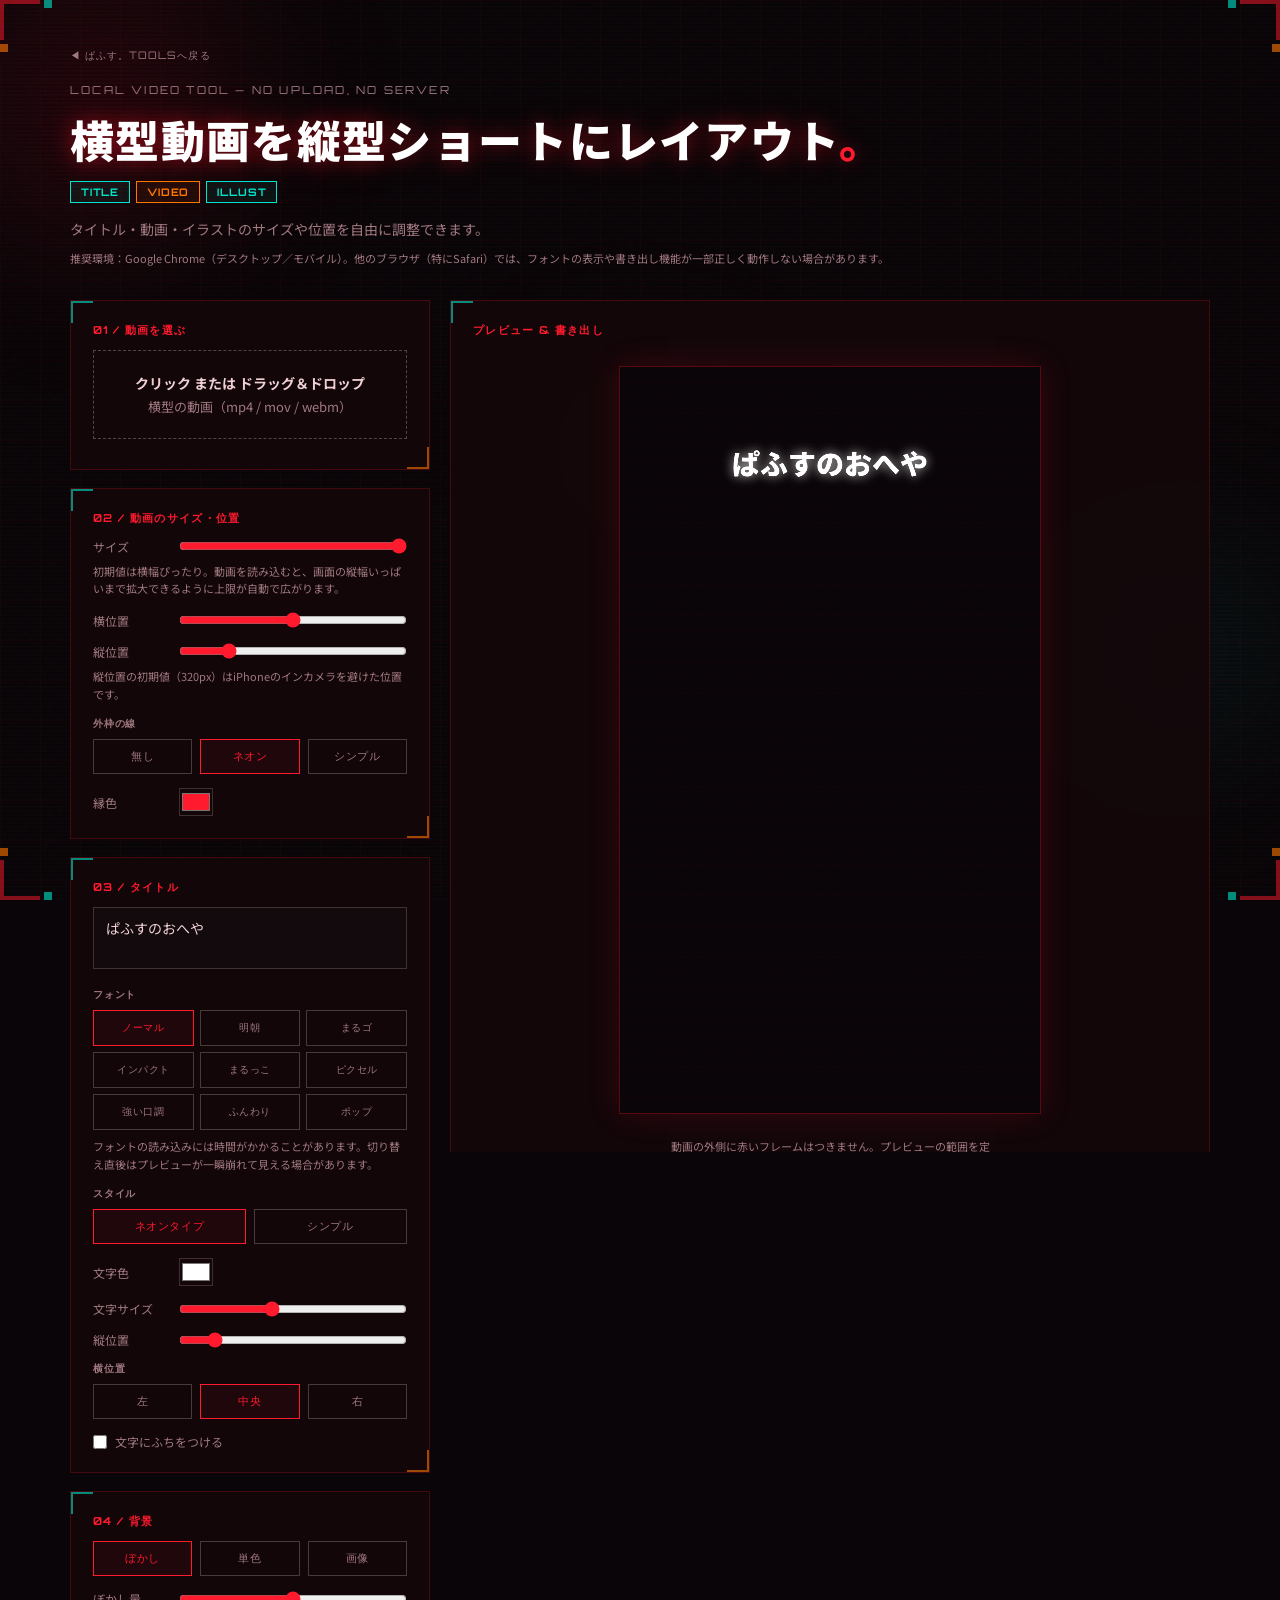
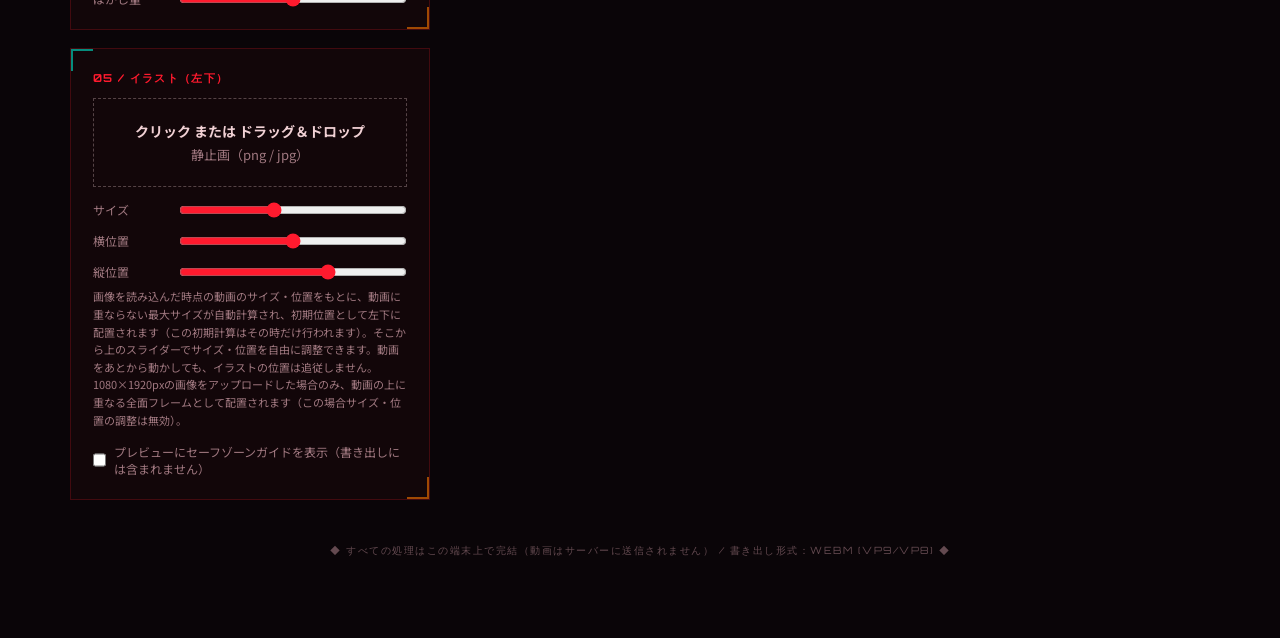
<file: tools/tools-shorts-vertical.html>
<!DOCTYPE html>
<html lang="ja">
<head>
<meta charset="UTF-8">
<meta name="viewport" content="width=device-width, initial-scale=1.0">
<title>縦型レイアウト変換ツール — ぱふす。TOOLS</title>
<meta property="og:title" content="縦型レイアウト変換ツール | ぱふす。TOOLS">
<meta property="og:description" content="横型動画をYouTube Shorts用の9:16にレイアウトするツール。ブラウザだけで動くので動画はアップロードされません。">
<meta property="og:url" content="https://puffsleeve.github.io/tools/tools-shorts-vertical.html">
<meta property="og:type" content="website">
<meta name="twitter:card" content="summary">
<meta name="twitter:title" content="縦型レイアウト変換ツール | ぱふす。TOOLS">
<meta name="twitter:description" content="横型動画をYouTube Shorts用の9:16にレイアウトするツール。ブラウザだけで動くので動画はアップロードされません。">
<link href="https://fonts.googleapis.com/css2?family=Noto+Sans+JP:wght@400;700;900&family=Noto+Serif+JP:wght@500;700;900&family=Zen+Maru+Gothic:wght@500;700;900&family=Dela+Gothic+One&family=Hachi+Maru+Pop&family=DotGothic16&family=RocknRoll+One&family=Mochiy+Pop+One&family=Mochiy+Pop+P+One&family=Orbitron:wght@400;700;900&display=swap" rel="stylesheet">
<style>
  :root {
    --red: #ff1a2e;
    --red-dim: #cc0016;
    --red-glow: rgba(255,26,46,0.4);
    --teal: #00e5cc;
    --teal-glow: rgba(0,229,204,0.3);
    --orange: #ff7700;
    --dark: #0a0508;
    --dark2: #120a0c;
    --dark3: #1a0d10;
    --card-bg: rgba(20,8,10,0.85);
    --text: #f0d0d4;
    --text-dim: #a07880;
  }

  * { margin:0; padding:0; box-sizing:border-box; }

  body {
    background-color: var(--dark);
    color: var(--text);
    font-family: 'Noto Sans JP', sans-serif;
    min-height: 100vh;
    overflow-x: hidden;
    position: relative;
    padding: 40px 20px 80px;
  }

  .scanline {
    position: fixed; inset: 0;
    background: repeating-linear-gradient(0deg, transparent, transparent 2px, rgba(0,0,0,0.15) 2px, rgba(0,0,0,0.15) 4px);
    pointer-events: none; z-index: 50;
  }
  .noise {
    position: fixed; inset: 0;
    background-image: url("data:image/svg+xml,%3Csvg viewBox='0 0 200 200' xmlns='http://www.w3.org/2000/svg'%3E%3Cfilter id='n'%3E%3CfeTurbulence type='fractalNoise' baseFrequency='0.9' numOctaves='4' stitchTiles='stitch'/%3E%3C/filter%3E%3Crect width='100%25' height='100%25' filter='url(%23n)' opacity='0.04'/%3E%3C/svg%3E");
    pointer-events: none; z-index: 49; opacity: 0.5;
  }
  .bg-blob { position: fixed; border-radius: 50%; filter: blur(80px); pointer-events: none; z-index: 0; }
  .bg-blob-1 { width: 400px; height: 400px; background: radial-gradient(circle, rgba(255,26,46,0.18) 0%, transparent 70%); top: -100px; left: -100px; animation: blobMove1 8s ease-in-out infinite alternate; }
  .bg-blob-2 { width: 300px; height: 300px; background: radial-gradient(circle, rgba(0,229,204,0.12) 0%, transparent 70%); bottom: 100px; right: -50px; animation: blobMove2 10s ease-in-out infinite alternate; }
  .bg-blob-3 { width: 250px; height: 250px; background: radial-gradient(circle, rgba(255,119,0,0.1) 0%, transparent 70%); top: 50%; left: 50%; transform: translate(-50%,-50%); animation: blobMove3 12s ease-in-out infinite alternate; }
  @keyframes blobMove1 { to { transform: translate(40px, 60px); } }
  @keyframes blobMove2 { to { transform: translate(-30px, -40px); } }
  @keyframes blobMove3 { to { transform: translate(-50px, 30px); } }

  .grid-bg {
    position: fixed; inset: 0;
    background-image: linear-gradient(rgba(255,26,46,0.04) 1px, transparent 1px), linear-gradient(90deg, rgba(255,26,46,0.04) 1px, transparent 1px);
    background-size: 40px 40px; pointer-events: none; z-index: 0;
  }

  .corner-deco { position: fixed; z-index: 200; pointer-events: none; }
  .corner-deco svg { display: block; }
  .corner-tl { top: 0; left: 0; }
  .corner-tr { top: 0; right: 0; transform: scaleX(-1); }
  .corner-bl { bottom: 0; left: 0; transform: scaleY(-1); }
  .corner-br { bottom: 0; right: 0; transform: scale(-1); }

  .wrap { max-width: 1140px; margin: 0 auto; position: relative; z-index: 55; }

  header { margin-bottom: 32px; animation: fadeInDown 0.8s ease both; }
  @keyframes fadeInDown { from { opacity:0; transform:translateY(-20px); } to { opacity:1; transform:translateY(0); } }

  .eyebrow {
    font-family: 'Orbitron', monospace;
    font-size: 11px; letter-spacing: 0.2em; color: var(--text-dim);
    text-transform: uppercase; margin-bottom: 10px;
  }

  h1 {
    font-weight: 900; font-size: clamp(28px, 5vw, 44px);
    letter-spacing: 0.03em; margin: 0 0 10px; color: #fff;
    text-shadow: 0 0 20px var(--red-glow), 0 0 40px rgba(255,26,46,0.2);
  }
  h1 .dot { color: var(--red); }

  .tag-row { display:flex; gap:6px; flex-wrap:wrap; margin-bottom:14px; }
  .tag {
    font-size: 0.65rem; font-family: 'Orbitron', monospace; font-weight: 700;
    letter-spacing: 0.08em; padding: 3px 10px; border: 1px solid; text-transform: uppercase;
  }
  .tag-teal { color: var(--teal); border-color: var(--teal); background: rgba(0,229,204,0.06); }
  .tag-orange { color: var(--orange); border-color: var(--orange); background: rgba(255,119,0,0.06); }

  .sub { color: var(--text-dim); font-size: 14px; max-width: 620px; line-height: 1.8; }

  .grid { display:grid; grid-template-columns: 360px 1fr; gap: 20px; margin-top: 28px; }
  @media (max-width: 860px) { .grid { grid-template-columns: 1fr; } }

  @media (min-width: 861px) {
    .side-preview {
      position: sticky;
      top: 24px;
      align-self: start;
      max-height: calc(100vh - 48px);
      overflow-y: auto;
    }
  }

  .panel {
    background: var(--card-bg);
    border: 1px solid rgba(255,26,46,0.2);
    padding: 22px;
    position: relative;
    backdrop-filter: blur(4px);
  }
  .panel::before {
    content: ''; position: absolute; top: 0; left: 0; width: 20px; height: 20px;
    border-top: 2px solid var(--teal); border-left: 2px solid var(--teal); opacity: 0.6;
  }
  .panel::after {
    content: ''; position: absolute; bottom: 0; right: 0; width: 20px; height: 20px;
    border-bottom: 2px solid var(--orange); border-right: 2px solid var(--orange); opacity: 0.6;
  }
  .panel + .panel { margin-top: 18px; }

  .label {
    font-family: 'Orbitron', monospace; font-weight: 700; font-size: 11px;
    letter-spacing: 0.12em; color: var(--red); margin-bottom: 12px; display: block;
    text-transform: uppercase;
  }
  .sublabel {
    font-family: 'Orbitron', monospace; font-weight: 700; font-size: 10px;
    letter-spacing: 0.08em; color: var(--text-dim); margin: 14px 0 8px; display: block;
    text-transform: uppercase;
  }

  .subnote { font-size: 11px; color: var(--text-dim); line-height: 1.6; margin-top: 8px; }

  .dropzone {
    border: 1px dashed rgba(240,208,212,0.3);
    padding: 22px 16px; text-align: center; cursor: pointer;
    transition: border-color .15s, background .15s;
    font-size: 13px; color: var(--text-dim);
  }
  .dropzone:hover, .dropzone.drag { border-color: var(--teal); background: rgba(0,229,204,0.05); }
  .dropzone strong { color: var(--text); display: block; margin-bottom: 4px; font-size: 14px; }
  input[type=file] { display: none; }
  .filename { margin-top: 8px; font-size: 12px; color: var(--teal); word-break: break-all; }

  textarea, input[type=text] {
    width: 100%; font-family: 'Noto Sans JP', sans-serif;
    background: var(--dark2); border: 1px solid rgba(240,208,212,0.2);
    padding: 10px 12px; color: var(--text); font-size: 14px; resize: none;
  }
  textarea:focus, input[type=text]:focus { outline: none; border-color: var(--red); }

  .row { display:flex; gap:10px; align-items:center; margin-top:14px; }
  .row label { font-size: 12px; color: var(--text-dim); min-width: 76px; }
  input[type=color] { width:34px; height:28px; border:1px solid rgba(240,208,212,0.2); background:none; cursor:pointer; padding:0; }
  input[type=range] { flex:1; accent-color: var(--red); }

  .toggle-row { display:flex; gap:8px; margin-top: 0; }
  .toggle-opt {
    flex:1; text-align:center; font-family:'Orbitron',monospace; font-size: 11px;
    letter-spacing: 0.05em; padding: 9px 6px; border: 1px solid rgba(240,208,212,0.25);
    color: var(--text-dim); cursor: pointer; transition: all .15s;
  }
  .toggle-opt.active { border-color: var(--red); color: var(--red); background: rgba(255,26,46,0.06); }
  .toggle-opt input { display:none; }

  .font-grid { display:grid; grid-template-columns: repeat(3, 1fr); gap: 6px; }
  .font-grid .toggle-opt { padding: 10px 4px; font-size: 10px; }

  .checkbox-row { display:flex; align-items:center; gap:8px; margin-top: 14px; font-size: 12px; color: var(--text-dim); cursor:pointer; }
  .checkbox-row input { accent-color: var(--red); width: 14px; height: 14px; }

  .stage { display:flex; flex-direction:column; align-items:center; gap:16px; }

  .canvas-frame {
    display: inline-block;
    border: 1px solid rgba(255,26,46,0.35);
    background: #000; max-width: 100%;
    box-shadow: 0 0 30px rgba(255,26,46,0.15);
    position: relative;
    line-height: 0;
  }
  #previewCanvas { display:block; width:min(90vw, 420px); height:auto; aspect-ratio:9/16; }

  .controls { display:flex; gap:10px; flex-wrap:wrap; justify-content:center; }

  button {
    font-family: 'Orbitron', monospace; font-weight: 700;
    background: transparent; border: 1px solid var(--teal); color: var(--teal);
    padding: 10px 22px; font-size: 12px; letter-spacing: 0.08em;
    text-transform: uppercase; cursor: pointer; transition: background .15s, color .15s;
  }
  button:hover:not(:disabled) { background: var(--teal); color: var(--dark); }
  button:disabled { opacity: 0.3; cursor: not-allowed; border-color: rgba(240,208,212,0.2); color: var(--text-dim); }

  button.primary { background: var(--red); color: #fff; border-color: var(--red); }
  button.primary:hover:not(:disabled) { background: var(--red-dim); }

  .status { font-size: 12px; color: var(--text-dim); min-height: 18px; text-align: center; font-family:'Orbitron',monospace; }
  .status.rec { color: var(--red); }
  .status.done { color: var(--teal); }

  .progress-bar { width:100%; max-width:320px; height:3px; background:rgba(240,208,212,0.15); margin-top:4px; display:none; }
  .progress-bar.show { display:block; }
  .progress-fill { height:100%; background: var(--red); width:0%; transition: width .1s linear; }

  footer { margin-top: 44px; text-align: center; font-family:'Orbitron',monospace; font-size: 10px; letter-spacing: 0.15em; color: var(--text-dim); opacity: 0.6; text-transform: uppercase; }
</style>
</head>
<body>

<div class="scanline"></div>
<div class="noise"></div>
<div class="grid-bg"></div>
<div class="bg-blob bg-blob-1"></div>
<div class="bg-blob bg-blob-2"></div>
<div class="bg-blob bg-blob-3"></div>

<div class="corner-deco corner-tl"><svg width="60" height="60" viewBox="0 0 60 60" fill="none"><path d="M0 0 H40 V4 H4 V40 H0 Z" fill="#ff1a2e" opacity="0.5"/><rect x="44" y="0" width="8" height="8" fill="#00e5cc" opacity="0.6"/><rect x="0" y="44" width="8" height="8" fill="#ff7700" opacity="0.6"/></svg></div>
<div class="corner-deco corner-tr"><svg width="60" height="60" viewBox="0 0 60 60" fill="none"><path d="M0 0 H40 V4 H4 V40 H0 Z" fill="#ff1a2e" opacity="0.5"/><rect x="44" y="0" width="8" height="8" fill="#00e5cc" opacity="0.6"/><rect x="0" y="44" width="8" height="8" fill="#ff7700" opacity="0.6"/></svg></div>
<div class="corner-deco corner-bl"><svg width="60" height="60" viewBox="0 0 60 60" fill="none"><path d="M0 0 H40 V4 H4 V40 H0 Z" fill="#ff1a2e" opacity="0.5"/><rect x="44" y="0" width="8" height="8" fill="#00e5cc" opacity="0.6"/><rect x="0" y="44" width="8" height="8" fill="#ff7700" opacity="0.6"/></svg></div>
<div class="corner-deco corner-br"><svg width="60" height="60" viewBox="0 0 60 60" fill="none"><path d="M0 0 H40 V4 H4 V40 H0 Z" fill="#ff1a2e" opacity="0.5"/><rect x="44" y="0" width="8" height="8" fill="#00e5cc" opacity="0.6"/><rect x="0" y="44" width="8" height="8" fill="#ff7700" opacity="0.6"/></svg></div>

<div class="wrap">

  <a href="./" style="display:inline-block; font-family:'Orbitron',monospace; font-size:0.65rem; letter-spacing:0.1em; color:var(--text-dim); text-decoration:none; margin-bottom:20px;">◀ ぱふす。TOOLSへ戻る</a>

  <header>
    <div class="eyebrow">Local Video Tool — No Upload, No Server</div>
    <h1>横型動画を縦型ショートにレイアウト<span class="dot">。</span></h1>
    <div class="tag-row">
      <span class="tag tag-teal">TITLE</span>
      <span class="tag tag-orange">VIDEO</span>
      <span class="tag tag-teal">ILLUST</span>
    </div>
    <div class="sub">タイトル・動画・イラストのサイズや位置を自由に調整できます。</div>
    <div class="subnote" style="margin-top:8px;">推奨環境：Google Chrome（デスクトップ／モバイル）。他のブラウザ（特にSafari）では、フォントの表示や書き出し機能が一部正しく動作しない場合があります。</div>
  </header>

  <div class="grid">

    <div class="side">
      <div class="panel">
        <span class="label">01 / 動画を選ぶ</span>
        <div class="dropzone" id="dropzoneVideo">
          <strong>クリック または ドラッグ＆ドロップ</strong>
          横型の動画（mp4 / mov / webm）
        </div>
        <input type="file" id="videoInput" accept="video/*">
        <div class="filename" id="videoFilename"></div>
      </div>

      <div class="panel">
        <span class="label">02 / 動画のサイズ・位置</span>
        <div class="row" style="margin-top:0;">
          <label>サイズ</label>
          <input type="range" id="videoScale" min="30" max="100" value="100">
        </div>
        <div class="subnote">初期値は横幅ぴったり。動画を読み込むと、画面の縦幅いっぱいまで拡大できるように上限が自動で広がります。</div>
        <div class="row">
          <label>横位置</label>
          <input type="range" id="videoOffsetX" min="-300" max="300" value="0">
        </div>
        <div class="row">
          <label>縦位置</label>
          <input type="range" id="videoOffsetY" min="0" max="1600" value="320">
        </div>
        <div class="subnote">縦位置の初期値（320px）はiPhoneのインカメラを避けた位置です。</div>

        <span class="sublabel">外枠の線</span>
        <div class="toggle-row">
          <label class="toggle-opt" data-frame="none"><input type="radio" name="frame" value="none">無し</label>
          <label class="toggle-opt active" data-frame="neon"><input type="radio" name="frame" value="neon" checked>ネオン</label>
          <label class="toggle-opt" data-frame="simple"><input type="radio" name="frame" value="simple">シンプル</label>
        </div>
        <div class="row" id="videoBorderColorRow">
          <label>縁色</label>
          <input type="color" id="videoBorderColor" value="#ff1a2e">
        </div>
      </div>

      <div class="panel">
        <span class="label">03 / タイトル</span>
        <textarea id="titleInput" rows="2" placeholder="タイトルを入力（改行OK）">ぱふすのおへや</textarea>

        <span class="sublabel">フォント</span>
        <div class="font-grid">
          <label class="toggle-opt active" data-font="normal"><input type="radio" name="font" value="normal" checked>ノーマル</label>
          <label class="toggle-opt" data-font="mincho"><input type="radio" name="font" value="mincho">明朝</label>
          <label class="toggle-opt" data-font="maru"><input type="radio" name="font" value="maru">まるゴ</label>
          <label class="toggle-opt" data-font="impact"><input type="radio" name="font" value="impact">インパクト</label>
          <label class="toggle-opt" data-font="marukko"><input type="radio" name="font" value="marukko">まるっこ</label>
          <label class="toggle-opt" data-font="pixel"><input type="radio" name="font" value="pixel">ピクセル</label>
          <label class="toggle-opt" data-font="strong"><input type="radio" name="font" value="strong">強い口調</label>
          <label class="toggle-opt" data-font="soft"><input type="radio" name="font" value="soft">ふんわり</label>
          <label class="toggle-opt" data-font="pop"><input type="radio" name="font" value="pop">ポップ</label>
        </div>
        <div class="subnote">フォントの読み込みには時間がかかることがあります。切り替え直後はプレビューが一瞬崩れて見える場合があります。</div>

        <span class="sublabel">スタイル</span>
        <div class="toggle-row">
          <label class="toggle-opt active" data-style="neon"><input type="radio" name="style" value="neon" checked>ネオンタイプ</label>
          <label class="toggle-opt" data-style="simple"><input type="radio" name="style" value="simple">シンプル</label>
        </div>

        <div class="row">
          <label>文字色</label>
          <input type="color" id="titleColor" value="#ffffff">
        </div>
        <div class="row">
          <label>文字サイズ</label>
          <input type="range" id="titleSize" min="40" max="120" value="72">
        </div>
        <div class="row">
          <label>縦位置</label>
          <input type="range" id="titleY" min="0" max="100" value="13">
        </div>
        <span class="sublabel">横位置</span>
        <div class="toggle-row">
          <label class="toggle-opt" data-align="left"><input type="radio" name="align" value="left">左</label>
          <label class="toggle-opt active" data-align="center"><input type="radio" name="align" value="center" checked>中央</label>
          <label class="toggle-opt" data-align="right"><input type="radio" name="align" value="right">右</label>
        </div>

        <label class="checkbox-row">
          <input type="checkbox" id="strokeToggle">
          文字にふちをつける
        </label>
        <div class="row" id="strokeColorRow" style="display:none;">
          <label>ふち色</label>
          <input type="color" id="strokeColor" value="#0a0508">
        </div>
        <div class="row" id="strokeWidthRow" style="display:none;">
          <label>ふち太さ</label>
          <input type="range" id="strokeWidth" min="2" max="24" value="8">
        </div>
      </div>

      <div class="panel">
        <span class="label">04 / 背景</span>
        <div class="toggle-row">
          <label class="toggle-opt active" data-bgmode="blur"><input type="radio" name="bgmode" value="blur" checked>ぼかし</label>
          <label class="toggle-opt" data-bgmode="solid"><input type="radio" name="bgmode" value="solid">単色</label>
          <label class="toggle-opt" data-bgmode="image"><input type="radio" name="bgmode" value="image">画像</label>
        </div>
        <div class="row" id="blurRow">
          <label>ぼかし量</label>
          <input type="range" id="blurAmount" min="0" max="50" value="25">
        </div>
        <div class="row" id="solidColorRow" style="display:none;">
          <label>背景色</label>
          <input type="color" id="solidColor" value="#0a0508">
        </div>
        <div id="bgImageBlock" style="display:none; margin-top:14px;">
          <div class="dropzone" id="dropzoneBg">
            <strong>クリック または ドラッグ＆ドロップ</strong>
            背景用の静止画（1080×1920px 推奨）
          </div>
          <input type="file" id="bgInput" accept="image/*">
          <div class="filename" id="bgFilename"></div>
        </div>
      </div>

      <div class="panel">
        <span class="label">05 / イラスト（左下）</span>
        <div class="dropzone" id="dropzoneImage">
          <strong>クリック または ドラッグ＆ドロップ</strong>
          静止画（png / jpg）
        </div>
        <input type="file" id="imageInput" accept="image/*">
        <div class="filename" id="imageFilename"></div>
        <div class="row">
          <label>サイズ</label>
          <input type="range" id="illustScale" min="30" max="200" value="100">
        </div>
        <div class="row">
          <label>横位置</label>
          <input type="range" id="illustOffsetX" min="-300" max="300" value="0">
        </div>
        <div class="row">
          <label>縦位置</label>
          <input type="range" id="illustOffsetY" min="-600" max="300" value="0">
        </div>
        <div class="subnote">
          画像を読み込んだ時点の動画のサイズ・位置をもとに、動画に重ならない最大サイズが自動計算され、初期位置として左下に配置されます（この初期計算はその時だけ行われます）。そこから上のスライダーでサイズ・位置を自由に調整できます。動画をあとから動かしても、イラストの位置は追従しません。<br>
          1080×1920pxの画像をアップロードした場合のみ、動画の上に重なる全面フレームとして配置されます（この場合サイズ・位置の調整は無効）。
        </div>
        <label class="checkbox-row">
          <input type="checkbox" id="safeGuideToggle">
          プレビューにセーフゾーンガイドを表示（書き出しには含まれません）
        </label>
      </div>
    </div>

    <div class="side side-preview">
      <div class="panel stage">
        <span class="label" style="align-self:flex-start;">プレビュー & 書き出し</span>
        <div class="canvas-frame">
          <canvas id="previewCanvas" width="1080" height="1920"></canvas>
        </div>
        <div class="subnote" style="max-width:320px; text-align:center;">動画の外側に赤いフレームはつきません。プレビューの範囲を定めるものです。</div>
        <div class="controls">
          <button id="playBtn" disabled>再生 / 一時停止</button>
          <button id="exportBtn" class="primary" disabled>WebMで書き出す</button>
        </div>
        <div class="status" id="status"></div>
        <div class="progress-bar" id="progressBar"><div class="progress-fill" id="progressFill"></div></div>
      </div>
    </div>

  </div>

  <footer>◆ すべての処理はこの端末上で完結（動画はサーバーに送信されません） / 書き出し形式：WebM (VP9/VP8) ◆</footer>
</div>

<video id="sourceVideo" style="display:none;" playsinline></video>

<script>
(function(){
  const videoInput = document.getElementById('videoInput');
  const dropzoneVideo = document.getElementById('dropzoneVideo');
  const videoFilenameEl = document.getElementById('videoFilename');

  const imageInput = document.getElementById('imageInput');
  const dropzoneImage = document.getElementById('dropzoneImage');
  const imageFilenameEl = document.getElementById('imageFilename');

  const bgInput = document.getElementById('bgInput');
  const dropzoneBg = document.getElementById('dropzoneBg');
  const bgFilenameEl = document.getElementById('bgFilename');
  const bgImageBlock = document.getElementById('bgImageBlock');
  const blurRow = document.getElementById('blurRow');
  const solidColorRow = document.getElementById('solidColorRow');
  const solidColor = document.getElementById('solidColor');

  const titleInput = document.getElementById('titleInput');
  const titleColor = document.getElementById('titleColor');
  const titleSize = document.getElementById('titleSize');
  const titleY = document.getElementById('titleY');
  const videoBorderColor = document.getElementById('videoBorderColor');
  const videoScale = document.getElementById('videoScale');
  const videoOffsetX = document.getElementById('videoOffsetX');
  const videoOffsetY = document.getElementById('videoOffsetY');
  const blurInput = document.getElementById('blurAmount');
  const safeGuideToggle = document.getElementById('safeGuideToggle');

  const illustScale = document.getElementById('illustScale');
  const illustOffsetX = document.getElementById('illustOffsetX');
  const illustOffsetY = document.getElementById('illustOffsetY');

  const strokeToggle = document.getElementById('strokeToggle');
  const strokeColor = document.getElementById('strokeColor');
  const strokeWidth = document.getElementById('strokeWidth');
  const strokeColorRow = document.getElementById('strokeColorRow');
  const strokeWidthRow = document.getElementById('strokeWidthRow');

  const video = document.getElementById('sourceVideo');
  const canvas = document.getElementById('previewCanvas');
  const ctx = canvas.getContext('2d');
  const playBtn = document.getElementById('playBtn');
  const exportBtn = document.getElementById('exportBtn');
  const statusEl = document.getElementById('status');
  const progressBar = document.getElementById('progressBar');
  const progressFill = document.getElementById('progressFill');

  const CANVAS_W = 1080, CANVAS_H = 1920;

  // YouTube Shorts の右側UI（いいね・コメント・共有・チャンネル）を避けるための余白 ―― 維持
  const SAFE_RIGHT = 220;
  const SAFE_LEFT = 40;
  const SAFE_BOTTOM_GUIDE = 260; // ガイド表示専用

  const FONT_MAP = {
    normal:  { family: '"Noto Sans JP", sans-serif',   weight: 900, spacing: 0 },
    mincho:  { family: '"Noto Serif JP", serif',        weight: 900, spacing: 0 },
    maru:    { family: '"Zen Maru Gothic", sans-serif', weight: 900, spacing: 0 },
    impact:  { family: '"Dela Gothic One", sans-serif', weight: 400, spacing: 0.02 },
    marukko: { family: '"Hachi Maru Pop", sans-serif',  weight: 400, spacing: 0 },
    pixel:   { family: '"DotGothic16", sans-serif',     weight: 400, spacing: 0.05 },
    strong:  { family: '"RocknRoll One", sans-serif',   weight: 400, spacing: 0.04 },
    soft:    { family: '"Mochiy Pop One", sans-serif',  weight: 400, spacing: 0 },
    pop:     { family: '"Mochiy Pop P One", sans-serif',weight: 400, spacing: 0 }
  };

  let hasVideo = false;
  let illustration = null;
  let frameStyle = 'neon';
  let illustBaseX = 0, illustBaseY = 0, illustBaseW = 0, illustBaseH = 0;
  let illustBaseReady = false;
  let bgImage = null;
  let bgMode = 'blur';
  let fontKey = 'normal';
  let titleStyle = 'neon';
  let titleAlign = 'center';
  let rafId = null;

  // ---- background mode toggle ----
  document.querySelectorAll('.toggle-opt[data-bgmode]').forEach(opt=>{
    opt.addEventListener('click', ()=>{
      document.querySelectorAll('.toggle-opt[data-bgmode]').forEach(o=>o.classList.remove('active'));
      opt.classList.add('active');
      opt.querySelector('input').checked = true;
      bgMode = opt.dataset.bgmode;
      blurRow.style.display = bgMode === 'blur' ? 'flex' : 'none';
      solidColorRow.style.display = bgMode === 'solid' ? 'flex' : 'none';
      bgImageBlock.style.display = bgMode === 'image' ? 'block' : 'none';
      drawFrame();
    });
  });

  // ---- font toggle ----
  document.querySelectorAll('.toggle-opt[data-font]').forEach(opt=>{
    opt.addEventListener('click', ()=>{
      document.querySelectorAll('.toggle-opt[data-font]').forEach(o=>o.classList.remove('active'));
      opt.classList.add('active');
      opt.querySelector('input').checked = true;
      fontKey = opt.dataset.font;
      titleInput.style.fontFamily = FONT_MAP[fontKey].family;
      drawFrame();
    });
  });

  // ---- video frame style toggle ----
  const videoBorderColorRow = document.getElementById('videoBorderColorRow');
  document.querySelectorAll('.toggle-opt[data-frame]').forEach(opt=>{
    opt.addEventListener('click', ()=>{
      document.querySelectorAll('.toggle-opt[data-frame]').forEach(o=>o.classList.remove('active'));
      opt.classList.add('active');
      opt.querySelector('input').checked = true;
      frameStyle = opt.dataset.frame;
      videoBorderColorRow.style.display = frameStyle === 'none' ? 'none' : 'flex';
      drawFrame();
    });
  });

  // ---- style (neon / simple) toggle ----
  document.querySelectorAll('.toggle-opt[data-style]').forEach(opt=>{
    opt.addEventListener('click', ()=>{
      document.querySelectorAll('.toggle-opt[data-style]').forEach(o=>o.classList.remove('active'));
      opt.classList.add('active');
      opt.querySelector('input').checked = true;
      titleStyle = opt.dataset.style;
      drawFrame();
    });
  });

  // ---- align toggle ----
  document.querySelectorAll('.toggle-opt[data-align]').forEach(opt=>{
    opt.addEventListener('click', ()=>{
      document.querySelectorAll('.toggle-opt[data-align]').forEach(o=>o.classList.remove('active'));
      opt.classList.add('active');
      opt.querySelector('input').checked = true;
      titleAlign = opt.dataset.align;
      drawFrame();
    });
  });

  // ---- stroke toggle ----
  strokeToggle.addEventListener('change', ()=>{
    const on = strokeToggle.checked;
    strokeColorRow.style.display = on ? 'flex' : 'none';
    strokeWidthRow.style.display = on ? 'flex' : 'none';
    drawFrame();
  });

  // ---- video load ----
  dropzoneVideo.addEventListener('click', ()=> videoInput.click());
  setupDrop(dropzoneVideo, file => loadVideo(file), 'video/');
  videoInput.addEventListener('change', e=>{ if(e.target.files[0]) loadVideo(e.target.files[0]); });

  function loadVideo(file){
    if(!file.type.startsWith('video/')){ statusEl.textContent = '動画ファイルを選んでください'; return; }
    video.src = URL.createObjectURL(file);
    videoFilenameEl.textContent = file.name;
    hasVideo = true;
  }

  video.addEventListener('loadedmetadata', ()=>{
    playBtn.disabled = false;
    exportBtn.disabled = false;

    // 縦幅いっぱいまで拡大できるよう、動画のアスペクト比に応じてスケール上限を動的に設定
    const vw = video.videoWidth, vh = video.videoHeight;
    const maxScalePct = Math.ceil((CANVAS_H / (vh / vw)) / CANVAS_W * 100);
    videoScale.max = Math.max(maxScalePct, 100);
    if(parseInt(videoScale.value,10) > videoScale.max){ videoScale.value = videoScale.max; }

    if(illustration) computeIllustBaseline();
    drawFrame();
  });
  video.addEventListener('play', renderLoop);
  video.addEventListener('pause', ()=>{ if(rafId) cancelAnimationFrame(rafId); });
  video.addEventListener('seeked', drawFrame);
  playBtn.addEventListener('click', ()=>{ video.paused ? video.play() : video.pause(); });

  function renderLoop(){
    drawFrame();
    if(!video.paused && !video.ended) rafId = requestAnimationFrame(renderLoop);
  }

  // ---- illustration load ----
  dropzoneImage.addEventListener('click', ()=> imageInput.click());
  setupDrop(dropzoneImage, file => loadImage(file), 'image/');
  imageInput.addEventListener('change', e=>{ if(e.target.files[0]) loadImage(e.target.files[0]); });

  function loadImage(file){
    if(!file.type.startsWith('image/')){ statusEl.textContent = '画像ファイルを選んでください'; return; }
    const img = new Image();
    img.onload = ()=>{
      illustration = img;
      imageFilenameEl.textContent = `${file.name}（${img.naturalWidth}×${img.naturalHeight}px）${isFrameImage(img) ? ' → フレーム配置' : ' → 左下に自動配置'}`;
      if(!isFrameImage(img)) computeIllustBaseline();
      drawFrame();
    };
    img.src = URL.createObjectURL(file);
  }

  // ---- background image load ----
  dropzoneBg.addEventListener('click', ()=> bgInput.click());
  setupDrop(dropzoneBg, file => loadBg(file), 'image/');
  bgInput.addEventListener('change', e=>{ if(e.target.files[0]) loadBg(e.target.files[0]); });

  function loadBg(file){
    if(!file.type.startsWith('image/')){ statusEl.textContent = '画像ファイルを選んでください'; return; }
    const img = new Image();
    img.onload = ()=>{ bgImage = img; bgFilenameEl.textContent = `${file.name}（${img.naturalWidth}×${img.naturalHeight}px）`; drawFrame(); };
    img.src = URL.createObjectURL(file);
  }

  function setupDrop(el, cb, prefix){
    el.addEventListener('dragover', e=>{ e.preventDefault(); el.classList.add('drag'); });
    el.addEventListener('dragleave', ()=> el.classList.remove('drag'));
    el.addEventListener('drop', e=>{
      e.preventDefault(); el.classList.remove('drag');
      const f = e.dataTransfer.files[0];
      if(f && f.type.startsWith(prefix)) cb(f);
    });
  }

  [titleInput, titleColor, titleSize, titleY, videoBorderColor, videoScale, videoOffsetX, videoOffsetY,
   blurInput, solidColor, safeGuideToggle, strokeColor, strokeWidth,
   illustScale, illustOffsetX, illustOffsetY].forEach(el=>{
    el.addEventListener('input', drawFrame);
  });

  function hexToRgba(hex, alpha){
    const h = hex.replace('#','');
    const r = parseInt(h.substring(0,2),16);
    const g = parseInt(h.substring(2,4),16);
    const b = parseInt(h.substring(4,6),16);
    return `rgba(${r},${g},${b},${alpha})`;
  }

  // 1080x1920（9:16）に近い、十分大きい画像は「全面フレーム」とみなす
  function isFrameImage(img){
    const w = img.naturalWidth, h = img.naturalHeight;
    if(w < 800 || h < 1400) return false;
    const ratio = w / h;
    const targetRatio = CANVAS_W / CANVAS_H;
    return Math.abs(ratio - targetRatio) / targetRatio < 0.05;
  }

  // 動画の描画サイズ・位置を計算
  function computeVideoRect(){
    const vw = video.videoWidth || 16, vh = video.videoHeight || 9;
    const scalePct = parseInt(videoScale.value,10) / 100;
    const w = CANVAS_W * scalePct;
    const h = w * (vh / vw);
    const x = (CANVAS_W - w) / 2 + parseInt(videoOffsetX.value,10);
    const y = parseInt(videoOffsetY.value,10);
    return { x, y, w, h };
  }

  // イラストの初期サイズ・位置を、その時点の動画のサイズ・位置をもとに一度だけ計算する。
  // ここで確定した値は videoScale/videoOffsetX/Y をあとで動かしても追従しない。
  function computeIllustBaseline(){
    if(!illustration || isFrameImage(illustration)) return;
    const iw = illustration.width, ih = illustration.height;
    const rightBound = CANVAS_W - SAFE_RIGHT;
    const videoRect = (hasVideo && video.videoWidth) ? computeVideoRect() : null;

    let availW, availH, baseX, baseY;
    if(videoRect){
      const videoBottom = videoRect.y + videoRect.h;
      if(videoBottom < CANVAS_H - 20){
        availW = rightBound - SAFE_LEFT;
        availH = CANVAS_H - videoBottom;
        baseX = SAFE_LEFT;
        baseY = videoBottom;
      } else {
        availW = Math.max(videoRect.x - SAFE_LEFT, 0);
        availH = CANVAS_H;
        baseX = SAFE_LEFT;
        baseY = 0;
      }
    } else {
      availW = rightBound - SAFE_LEFT;
      availH = CANVAS_H;
      baseX = SAFE_LEFT;
      baseY = 0;
    }

    if(availW > 10 && availH > 10){
      const autoScale = Math.min(availW / iw, availH / ih);
      illustBaseW = iw * autoScale;
      illustBaseH = ih * autoScale;
      illustBaseX = baseX;
      illustBaseY = (baseY + availH) - illustBaseH;
      illustBaseReady = true;
    }
  }

  function drawFrame(forExport){
    ctx.clearRect(0,0,CANVAS_W,CANVAS_H);

    // 1. 背景（ぼかし／単色／画像）
    if(bgMode === 'solid'){
      ctx.fillStyle = solidColor.value;
      ctx.fillRect(0,0,CANVAS_W,CANVAS_H);
    } else if(bgMode === 'image' && bgImage){
      drawCover(bgImage, bgImage.naturalWidth, bgImage.naturalHeight);
    } else if(hasVideo && video.videoWidth){
      const blurPx = parseInt(blurInput.value,10);
      ctx.save();
      ctx.filter = `blur(${blurPx}px) brightness(0.55) saturate(1.2)`;
      drawCover(video, video.videoWidth, video.videoHeight, 1.15);
      ctx.restore();
      ctx.fillStyle = 'rgba(10,5,8,0.45)';
      ctx.fillRect(0,0,CANVAS_W,CANVAS_H);
    } else {
      ctx.fillStyle = '#0a0508';
      ctx.fillRect(0,0,CANVAS_W,CANVAS_H);
    }

    // faint grid texture
    ctx.save();
    ctx.strokeStyle = 'rgba(255,26,46,0.06)';
    ctx.lineWidth = 1;
    for(let x=0;x<CANVAS_W;x+=40){ ctx.beginPath(); ctx.moveTo(x,0); ctx.lineTo(x,CANVAS_H); ctx.stroke(); }
    for(let y=0;y<CANVAS_H;y+=40){ ctx.beginPath(); ctx.moveTo(0,y); ctx.lineTo(CANVAS_W,y); ctx.stroke(); }
    ctx.restore();

    let videoRect = null;

    // 2. 動画
    if(hasVideo && video.videoWidth){
      videoRect = computeVideoRect();
      const borderColor = videoBorderColor.value;
      if(frameStyle === 'neon'){
        ctx.save();
        ctx.shadowColor = hexToRgba(borderColor, 0.4);
        ctx.shadowBlur = 30;
        ctx.drawImage(video, videoRect.x, videoRect.y, videoRect.w, videoRect.h);
        ctx.restore();
        ctx.strokeStyle = hexToRgba(borderColor, 0.5);
        ctx.lineWidth = 3;
        ctx.strokeRect(videoRect.x+1.5, videoRect.y+1.5, videoRect.w-3, videoRect.h-3);
      } else if(frameStyle === 'simple'){
        ctx.drawImage(video, videoRect.x, videoRect.y, videoRect.w, videoRect.h);
        ctx.strokeStyle = borderColor;
        ctx.lineWidth = 3;
        ctx.strokeRect(videoRect.x+1.5, videoRect.y+1.5, videoRect.w-3, videoRect.h-3);
      } else {
        ctx.drawImage(video, videoRect.x, videoRect.y, videoRect.w, videoRect.h);
      }
    }

    // 3. タイトル
    drawTitle();

    // 4. イラスト：全面フレーム or 読み込み時に計算したベースサイズ・位置＋手動調整
    if(illustration){
      if(isFrameImage(illustration)){
        ctx.drawImage(illustration, 0, 0, CANVAS_W, CANVAS_H);
      } else if(illustBaseReady){
        const userScale = parseInt(illustScale.value,10) / 100;
        const dw = illustBaseW * userScale, dh = illustBaseH * userScale;
        const illustBaseBottomY = illustBaseY + illustBaseH; // 基準サイズ時点の下端（左下を軸にスケール）
        const dx = illustBaseX + parseInt(illustOffsetX.value,10);
        const dy = illustBaseBottomY - dh + parseInt(illustOffsetY.value,10);
        ctx.drawImage(illustration, dx, dy, dw, dh);
      }
    }

    // safe zone guide（プレビューのみ／書き出しには含まれない）
    if(!forExport && safeGuideToggle.checked){
      ctx.save();
      ctx.strokeStyle = 'rgba(255,255,255,0.5)';
      ctx.setLineDash([10,8]);
      ctx.lineWidth = 2;
      ctx.strokeRect(CANVAS_W - SAFE_RIGHT, 0, SAFE_RIGHT, CANVAS_H);
      ctx.strokeRect(0, CANVAS_H - SAFE_BOTTOM_GUIDE, CANVAS_W, SAFE_BOTTOM_GUIDE);
      ctx.setLineDash([]);
      ctx.fillStyle = 'rgba(255,255,255,0.7)';
      ctx.font = '24px "Noto Sans JP", sans-serif';
      ctx.textAlign = 'center';
      ctx.save();
      ctx.translate(CANVAS_W - SAFE_RIGHT/2, CANVAS_H/2);
      ctx.rotate(-Math.PI/2);
      ctx.fillText('UI操作エリア', 0, 0);
      ctx.restore();
      ctx.fillText('キャプション目安ライン', CANVAS_W/2, CANVAS_H - SAFE_BOTTOM_GUIDE/2);
      ctx.restore();
    }
  }

  // cover-fit draw helper（画面いっぱいに敷き詰め、はみ出た部分をクロップ）
  function drawCover(source, sw, sh, overscan){
    overscan = overscan || 1.0;
    const scale = Math.max(CANVAS_W/sw, CANVAS_H/sh) * overscan;
    const cw = sw*scale, ch = sh*scale;
    ctx.drawImage(source, (CANVAS_W-cw)/2, (CANVAS_H-ch)/2, cw, ch);
  }

  function drawTitle(){
    const text = titleInput.value;
    if(!text) return;

    const size = parseInt(titleSize.value,10);
    const font = FONT_MAP[fontKey];
    const yPct = parseInt(titleY.value,10) / 100;

    ctx.save();
    ctx.font = `${font.weight} ${size}px ${font.family}`;
    ctx.textBaseline = 'middle';
    if('letterSpacing' in ctx){
      ctx.letterSpacing = font.spacing ? `${size * font.spacing}px` : '0px';
    }

    let x;
    if(titleAlign === 'left'){ ctx.textAlign = 'left'; x = SAFE_LEFT; }
    else if(titleAlign === 'right'){ ctx.textAlign = 'right'; x = CANVAS_W - SAFE_LEFT; }
    else { ctx.textAlign = 'center'; x = CANVAS_W/2; }

    const lines = text.split('\n').filter(l=>l.length);
    const lineHeight = size * 1.2;
    const maxWidth = CANVAS_W - SAFE_LEFT*2;
    const centerY = CANVAS_H * yPct;
    const totalH = lines.length * lineHeight;
    const startY = centerY - totalH/2 + size*0.6;

    lines.forEach((line, i)=>{
      const ly = startY + i*lineHeight;
      if(strokeToggle.checked){
        ctx.lineJoin = 'round';
        ctx.miterLimit = 2;
        ctx.strokeStyle = strokeColor.value;
        ctx.lineWidth = parseInt(strokeWidth.value,10);
        ctx.strokeText(line, x, ly, maxWidth);
      }
      if(titleStyle === 'neon'){
        ctx.shadowColor = hexToRgba2(titleColor.value, 0.75);
        ctx.shadowBlur = size * 0.4;
      } else {
        ctx.shadowBlur = 0;
        ctx.shadowColor = 'transparent';
      }
      ctx.fillStyle = titleColor.value;
      ctx.fillText(line, x, ly, maxWidth);
    });
    ctx.restore();
  }

  function hexToRgba2(hex, alpha){
    // titleColorは#rrggbb想定
    return hexToRgba(hex, alpha);
  }

  // ---- export ----
  exportBtn.addEventListener('click', async ()=>{
    if(!hasVideo) return;

    exportBtn.disabled = true; playBtn.disabled = true;
    statusEl.textContent = '書き出し準備中…';
    statusEl.className = 'status rec';
    progressBar.classList.add('show'); progressFill.style.width = '0%';

    video.pause(); video.currentTime = 0;
    await new Promise(res => { video.onseeked = res; });

    const canvasStream = canvas.captureStream(30);
    let audioTracks = [];
    try{
      if(typeof video.captureStream === 'function'){
        audioTracks = video.captureStream().getAudioTracks();
      }
    } catch(e){}
    audioTracks.forEach(t => canvasStream.addTrack(t));

    let mimeType = 'video/webm;codecs=vp9,opus';
    if(!MediaRecorder.isTypeSupported(mimeType)) mimeType = 'video/webm;codecs=vp8,opus';
    if(!MediaRecorder.isTypeSupported(mimeType)) mimeType = 'video/webm';

    const recorder = new MediaRecorder(canvasStream, { mimeType, videoBitsPerSecond: 8_000_000 });
    const chunks = [];
    recorder.ondataavailable = e => { if(e.data.size > 0) chunks.push(e.data); };

    recorder.onstop = ()=>{
      const blob = new Blob(chunks, { type:'video/webm' });
      const url = URL.createObjectURL(blob);
      const a = document.createElement('a');
      a.href = url; a.download = 'shorts_vertical.webm'; a.click();
      URL.revokeObjectURL(url);

      statusEl.textContent = '書き出し完了。ファイルを保存しました。';
      statusEl.className = 'status done';
      progressBar.classList.remove('show');
      exportBtn.disabled = false; playBtn.disabled = false;
    };

    function frameTick(){
      drawFrame(true); // forExport=true → セーフゾーンガイドは描かない
      const pct = video.duration ? (video.currentTime / video.duration) * 100 : 0;
      progressFill.style.width = pct + '%';
      if(!video.ended && !video.paused) requestAnimationFrame(frameTick);
    }

    video.onended = ()=>{ if(recorder.state !== 'inactive') recorder.stop(); };

    recorder.start();
    statusEl.textContent = '書き出し中… （動画の再生時間ぶん待ちます）';
    await video.play();
    frameTick();
  });

  drawFrame();

  // Webフォントの読み込みタイミング問題への対策：
  // 読み込みが完了した時点で一度再描画し、フォールバック書体のまま止まらないようにする
  if(document.fonts && document.fonts.ready){
    document.fonts.ready.then(()=> drawFrame());
  }
})();
</script>
</body>
</html>
</file>
<file: assets/base.css>
/* ぱふす。共通スタイル（/, /videos.html, /tools/ で共有） */
:root {
  --red: #ff1a2e;
  --red-dim: #cc0016;
  --red-glow: rgba(255,26,46,0.4);
  --teal: #00e5cc;
  --orange: #ff7700;
  --dark: #0a0508;
  --card: rgba(22,9,12,0.88);
  --line: rgba(255,26,46,0.16);
  --text: #f6e4e6;
  --dim: #b08a91;
  --f-jp: 'Zen Kaku Gothic New', 'Hiragino Sans', 'Yu Gothic', sans-serif;
  --f-en: 'Orbitron', 'Zen Kaku Gothic New', sans-serif;
  color-scheme: dark;
}
* { margin: 0; padding: 0; box-sizing: border-box; }
html { background: var(--dark); }
body { background: var(--dark); color: var(--text); font-family: var(--f-jp); min-height: 100vh; overflow-x: hidden; -webkit-font-smoothing: antialiased; }
a { color: inherit; }
a:focus-visible { outline: 2px solid var(--teal); outline-offset: 3px; }

/* atmosphere */
.grid-bg { position: fixed; inset: 0; pointer-events: none; z-index: 0;
  background-image: linear-gradient(rgba(255,26,46,0.045) 1px, transparent 1px), linear-gradient(90deg, rgba(255,26,46,0.045) 1px, transparent 1px);
  background-size: 40px 40px; }
.glow { position: fixed; inset: 0; pointer-events: none; z-index: 0;
  background: radial-gradient(50% 40% at 15% 10%, rgba(255,26,46,0.16), transparent 70%), radial-gradient(40% 35% at 90% 85%, rgba(0,229,204,0.10), transparent 70%); }
.scanline { position: fixed; inset: 0; pointer-events: none; z-index: 40;
  background: repeating-linear-gradient(0deg, transparent 0 2px, rgba(0,0,0,0.14) 2px 4px); }
.corner { position: fixed; z-index: 41; pointer-events: none; width: 52px; height: 52px; }
.corner::before { content: ''; position: absolute; left: 0; top: 0; width: 36px; height: 4px; background: var(--red); opacity: .55; box-shadow: 0 0 0 0 transparent; }
.corner::after { content: ''; position: absolute; left: 0; top: 0; width: 4px; height: 36px; background: var(--red); opacity: .55; }
.c-tl { top: 0; left: 0; } .c-tr { top: 0; right: 0; transform: scaleX(-1); }
.c-bl { bottom: 0; left: 0; transform: scaleY(-1); } .c-br { bottom: 0; right: 0; transform: scale(-1); }

.wrap { position: relative; z-index: 2; max-width: 480px; margin: 0 auto; padding-inline: 16px; padding-block: 28px 56px; display: flex; flex-direction: column; gap: 28px; }

/* link groups */
.group { display: flex; flex-direction: column; gap: 10px; animation: rise .8s cubic-bezier(.2,.8,.2,1) both; }
.group:nth-of-type(1) { animation-delay: .3s; } .group:nth-of-type(2) { animation-delay: .38s; } .group:nth-of-type(3) { animation-delay: .46s; } .group:nth-of-type(4) { animation-delay: .54s; }
.ghead { display: flex; align-items: center; gap: 10px; }
.ghead h2 { font-family: var(--f-en); font-size: 11px; font-weight: 700; letter-spacing: .24em; color: var(--red); }
.ghead p { font-size: 12px; color: var(--dim); }
.ghead::after { content: ''; flex: 1; height: 1px; background: linear-gradient(90deg, var(--red-dim), transparent); }

.link { --c: var(--red); position: relative; display: flex; align-items: center; gap: 14px; min-height: 64px; padding: 12px 16px; text-decoration: none; background: var(--card); border: 1px solid var(--line);
  clip-path: polygon(0 0, calc(100% - 10px) 0, 100% 10px, 100% 100%, 10px 100%, 0 calc(100% - 10px)); transition: border-color .25s, transform .2s; }
.link::after { content: ''; position: absolute; left: 0; top: 0; bottom: 0; width: 3px; background: var(--c); transform: scaleY(0); transition: transform .25s; }
.link:hover, .link:focus-visible { border-color: var(--c); transform: translateX(4px); }
.link:hover::after, .link:focus-visible::after { transform: scaleY(1); }
.ico { flex: none; width: 38px; height: 38px; display: grid; place-items: center; color: var(--c); background: rgba(255,255,255,.04); border: 1px solid rgba(255,255,255,.08);
  clip-path: polygon(10% 0, 90% 0, 100% 10%, 100% 90%, 90% 100%, 10% 100%, 0 90%, 0 10%); }
.info { flex: 1; min-width: 0; }
.plat { font-family: var(--f-en); font-size: 10px; font-weight: 700; letter-spacing: .14em; color: var(--c); }
.lab { margin-top: 2px; font-size: 15px; font-weight: 700; color: #fff; white-space: nowrap; overflow: hidden; text-overflow: ellipsis; }
.arr { flex: none; color: var(--dim); font-family: var(--f-en); font-size: 12px; transition: transform .25s, color .25s; }
.link:hover .arr { transform: translateX(4px); color: var(--c); }
.pair { display: grid; grid-template-columns: repeat(2, minmax(0, 1fr)); gap: 10px; }
.pair .link { flex-direction: column; align-items: flex-start; gap: 10px; min-height: 0; padding: 14px; }
.pair .arr { position: absolute; right: 14px; top: 16px; }
.pair .lab { white-space: normal; }

.c-x { --c: #e7e9ea; } .c-yt { --c: #ff3355; } .c-tw { --c: #a970ff; } .c-re { --c: var(--teal); }
.c-ig { --c: #ff4d8d; } .c-shop { --c: var(--orange); } .c-works { --c: #ff6b81; } .c-tools { --c: #ffd23f; }

footer { text-align: center; display: flex; flex-direction: column; gap: 8px; padding-top: 8px; }
footer a { color: var(--teal); text-decoration: none; font-weight: 700; font-size: 13px; }
footer a:hover { text-decoration: underline; }
footer small { font-family: var(--f-en); font-size: 10px; letter-spacing: .14em; color: var(--dim); }

@keyframes rise { from { opacity: 0; transform: translateY(16px); } }
@media (prefers-reduced-motion: reduce) { *, *::before, *::after { animation: none !important; transition: none !important; } }
@media (max-width: 360px) { .pair { grid-template-columns: 1fr; } }

/* page header (subpages) */
.back { align-self: flex-start; display: inline-flex; align-items: center; gap: 8px; min-height: 44px; font-family: var(--f-en); font-size: 11px; font-weight: 700; letter-spacing: .16em; color: var(--dim); text-decoration: none; transition: color .2s; }
.back:hover { color: var(--red); }
.phead { display: flex; flex-direction: column; gap: 12px; animation: rise .8s cubic-bezier(.2,.8,.2,1) both; }
.ptitle { font-family: var(--f-jp); font-weight: 900; font-size: clamp(1.9rem, 8vw, 2.6rem); line-height: 1.1; letter-spacing: .04em; color: #fff; text-shadow: 0 0 24px var(--red-glow); text-wrap: balance; }
.ptitle span { color: var(--red); }
.pkicker { font-family: var(--f-en); font-size: 11px; font-weight: 700; letter-spacing: .24em; color: var(--red); }
.tags { display: flex; flex-wrap: wrap; gap: 6px; }
.tag { font-size: 12px; font-weight: 700; padding: 3px 10px; border: 1px solid currentColor; background: rgba(10,5,8,.55); }
.t-teal { color: var(--teal); } .t-orange { color: var(--orange); } .t-red { color: #ff5a68; }
.lead { font-size: 14px; line-height: 1.9; color: var(--dim); letter-spacing: .02em; }
.lead a { color: var(--teal); text-decoration: none; font-weight: 700; }
.lead a:hover { text-decoration: underline; }
.desc { display: block; margin-top: 4px; font-size: 12px; line-height: 1.6; color: var(--dim); }
.btns { display: flex; flex-wrap: wrap; gap: 10px; }
.btn { --c: var(--red); display: inline-flex; align-items: center; gap: 8px; min-height: 44px; padding: 0 16px; font-size: 13px; font-weight: 700; color: #fff; text-decoration: none; background: var(--card); border: 1px solid var(--c);
  clip-path: polygon(0 0, calc(100% - 8px) 0, 100% 8px, 100% 100%, 8px 100%, 0 calc(100% - 8px)); transition: background .2s, color .2s; }
.btn:hover, .btn:focus-visible { background: var(--c); color: var(--dark); }
.btn svg { flex: none; }
</file>
